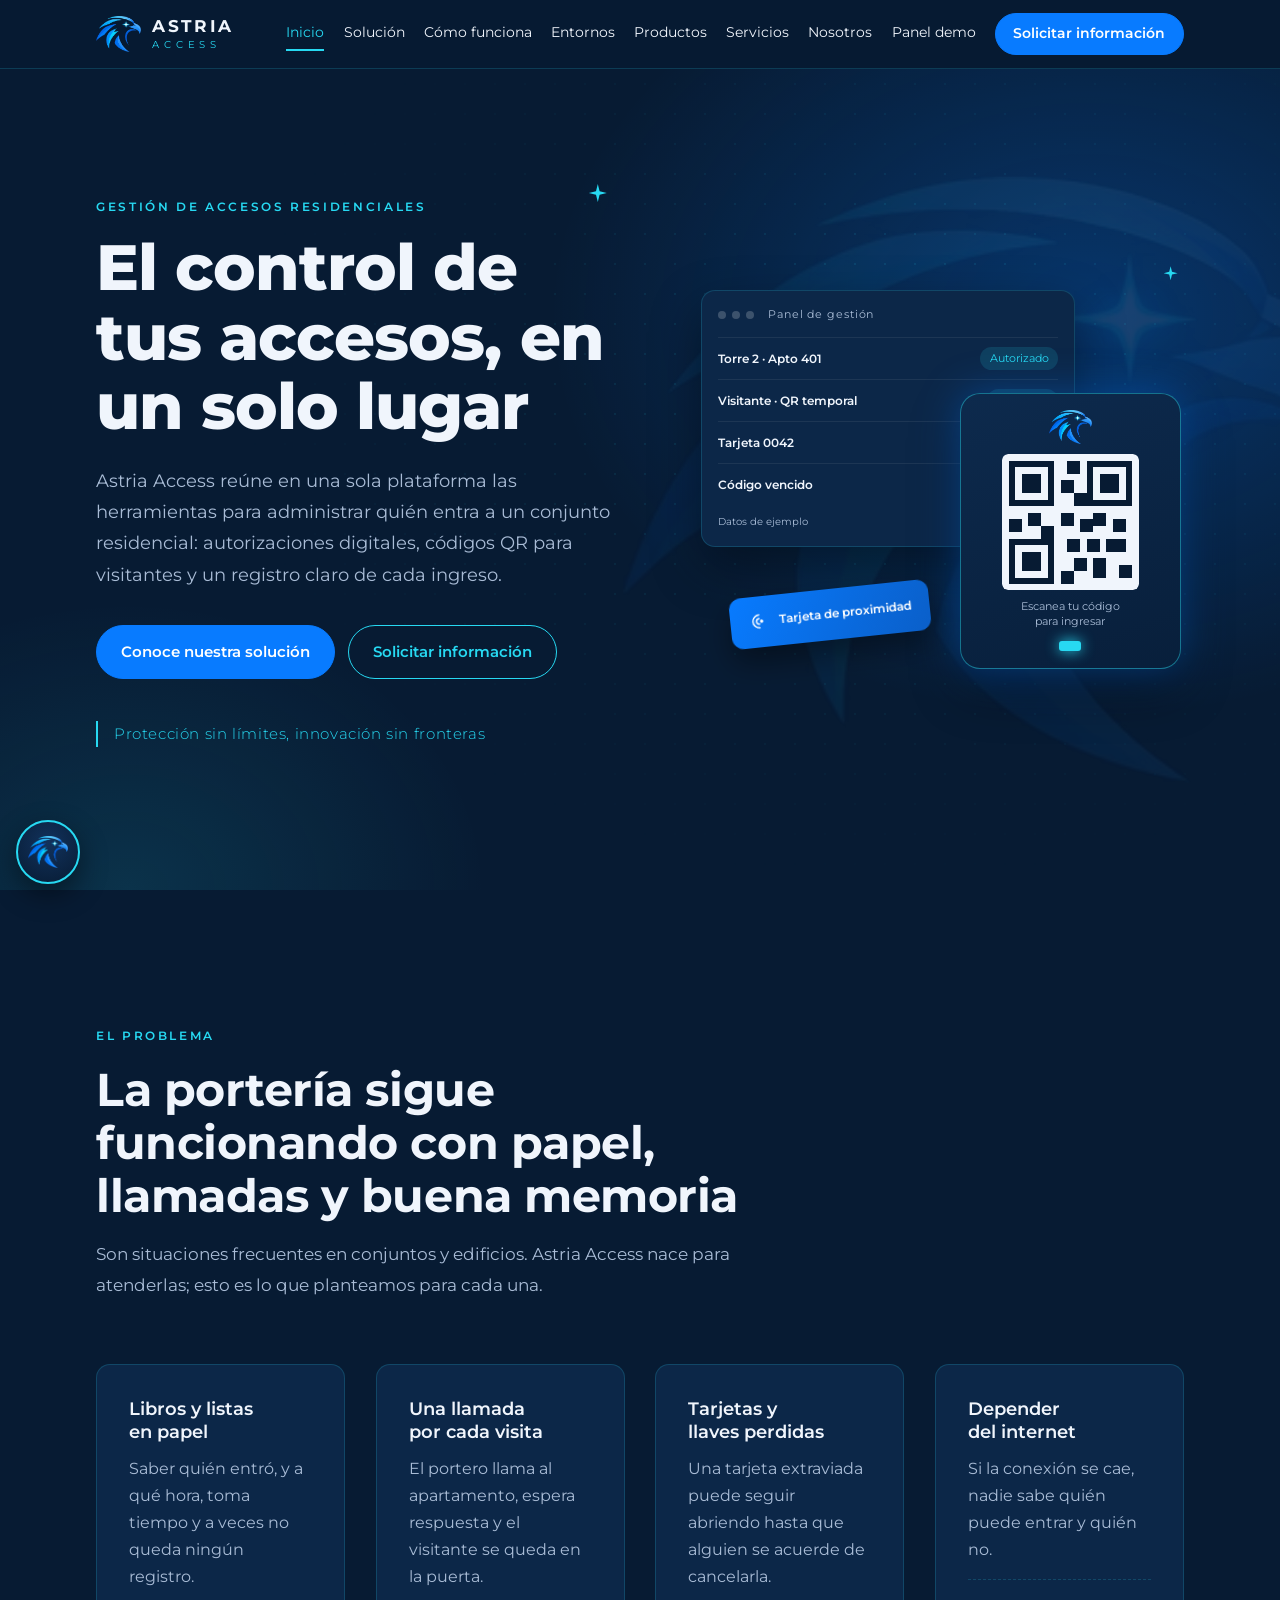
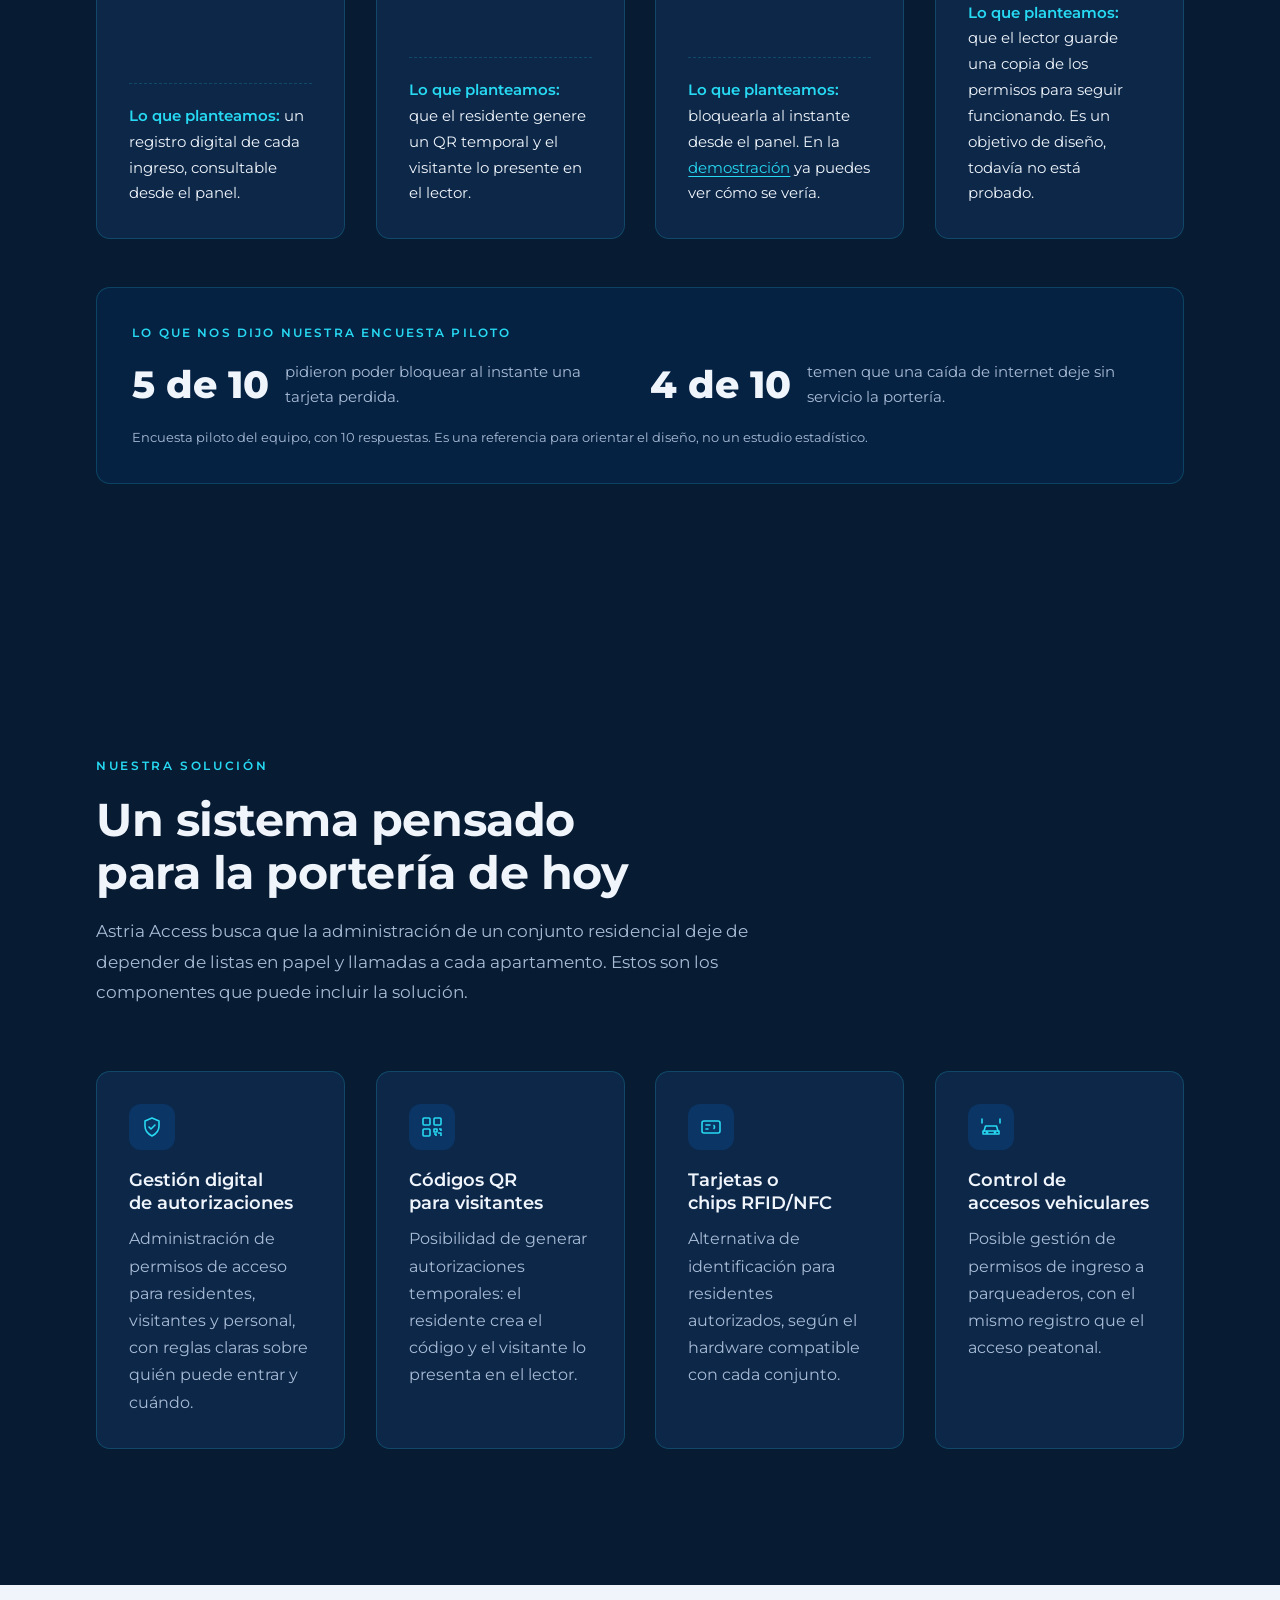
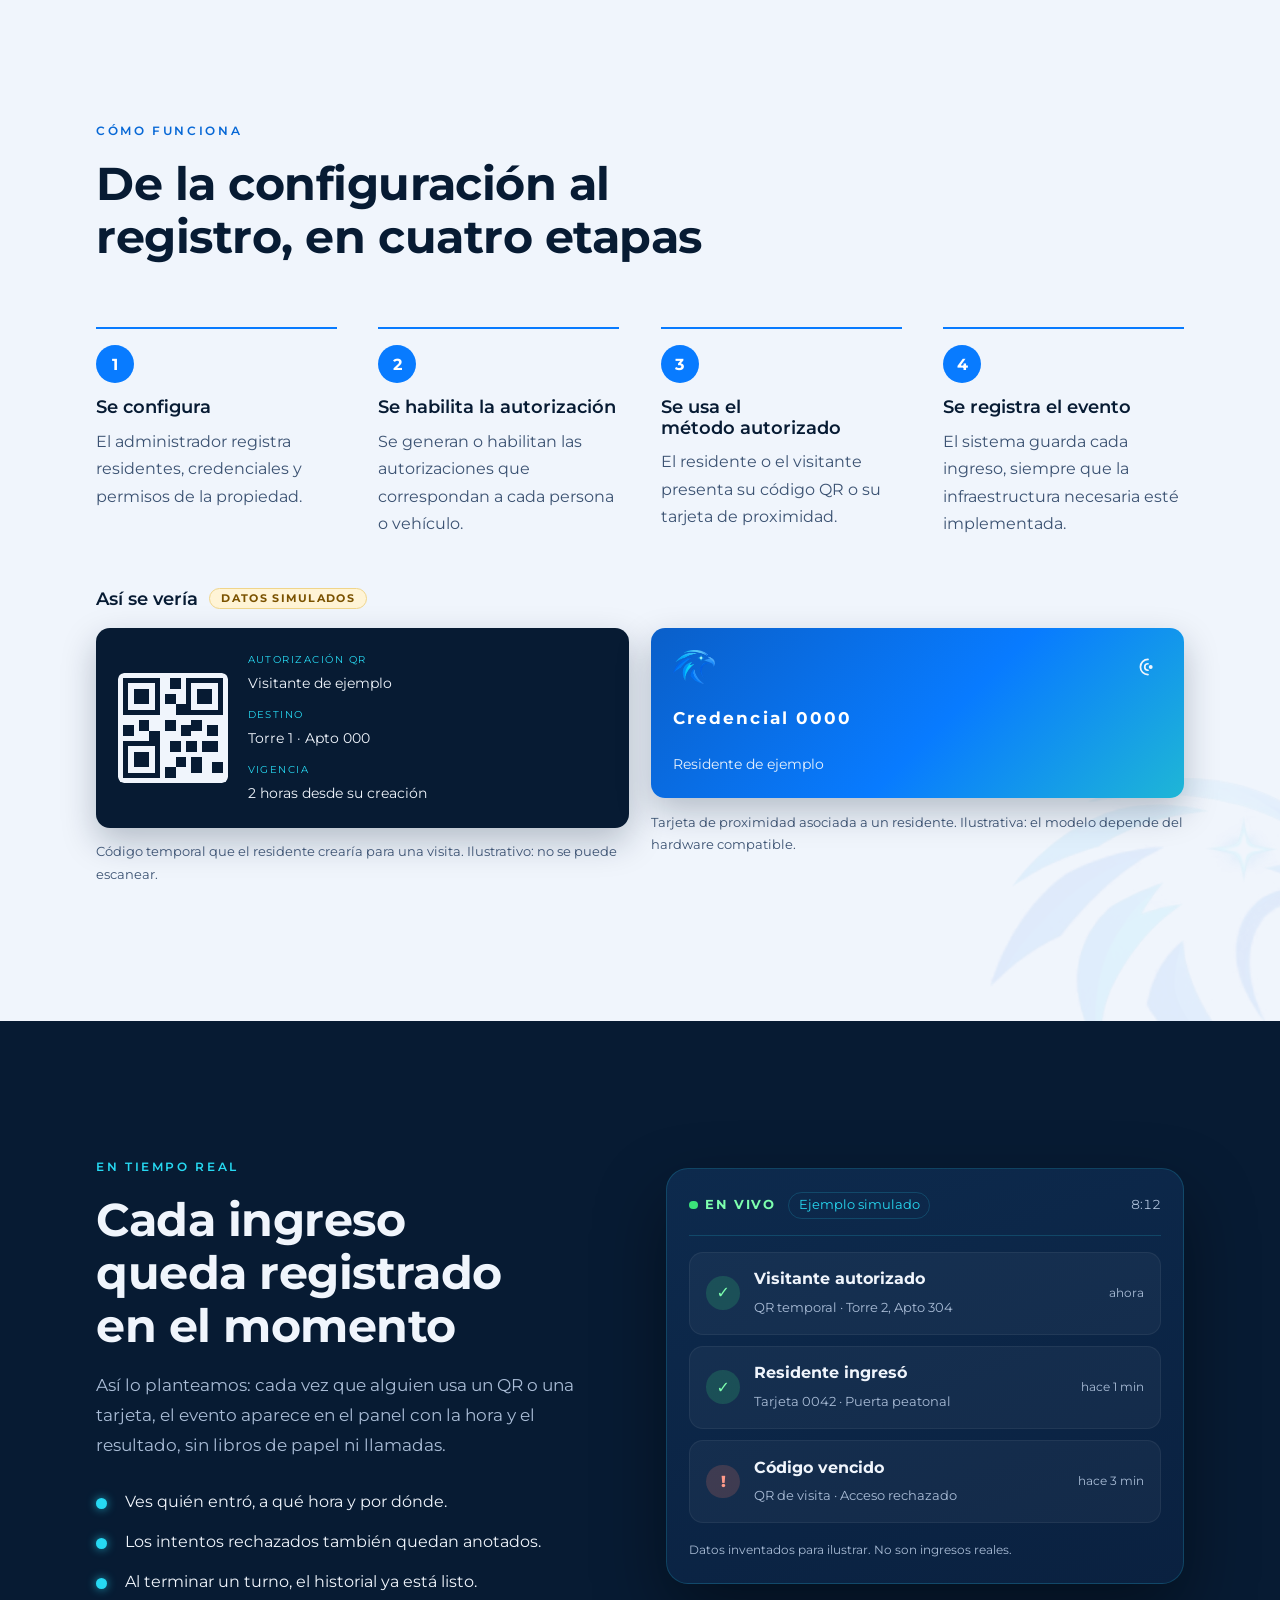
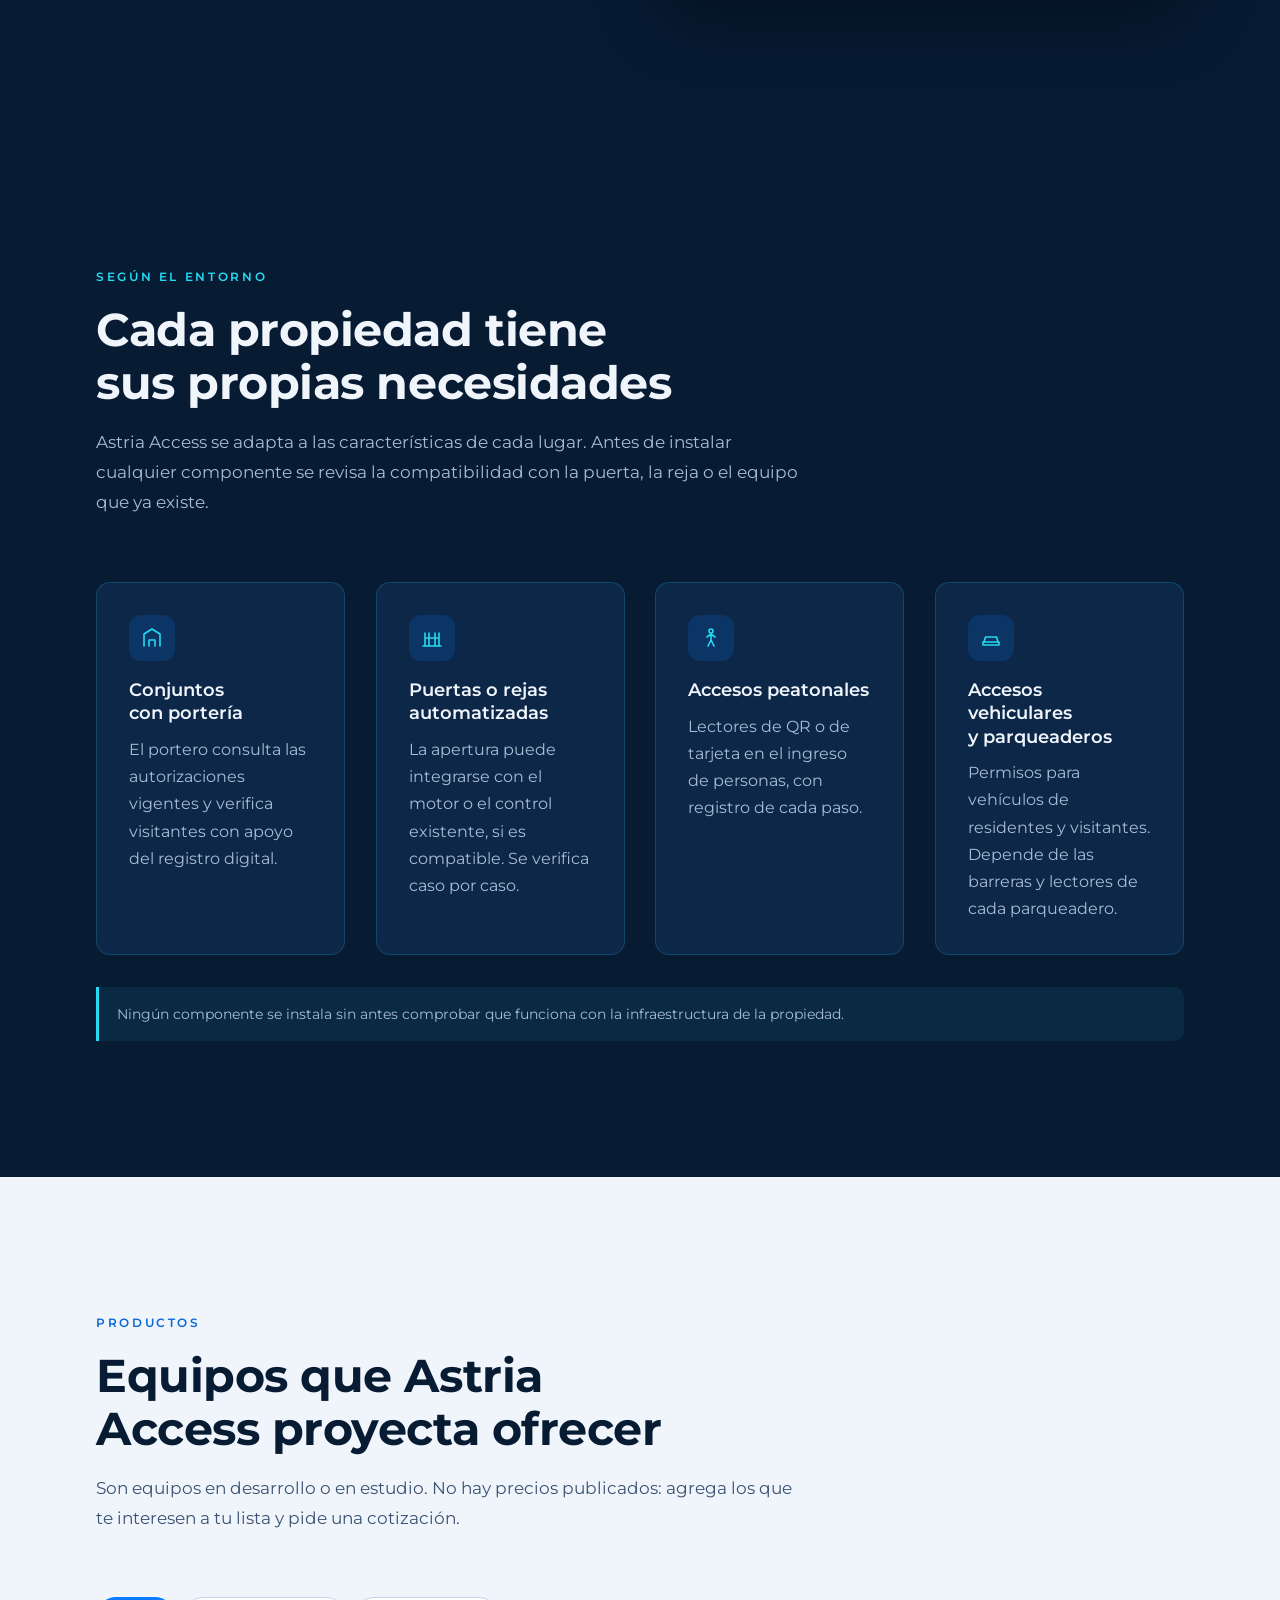
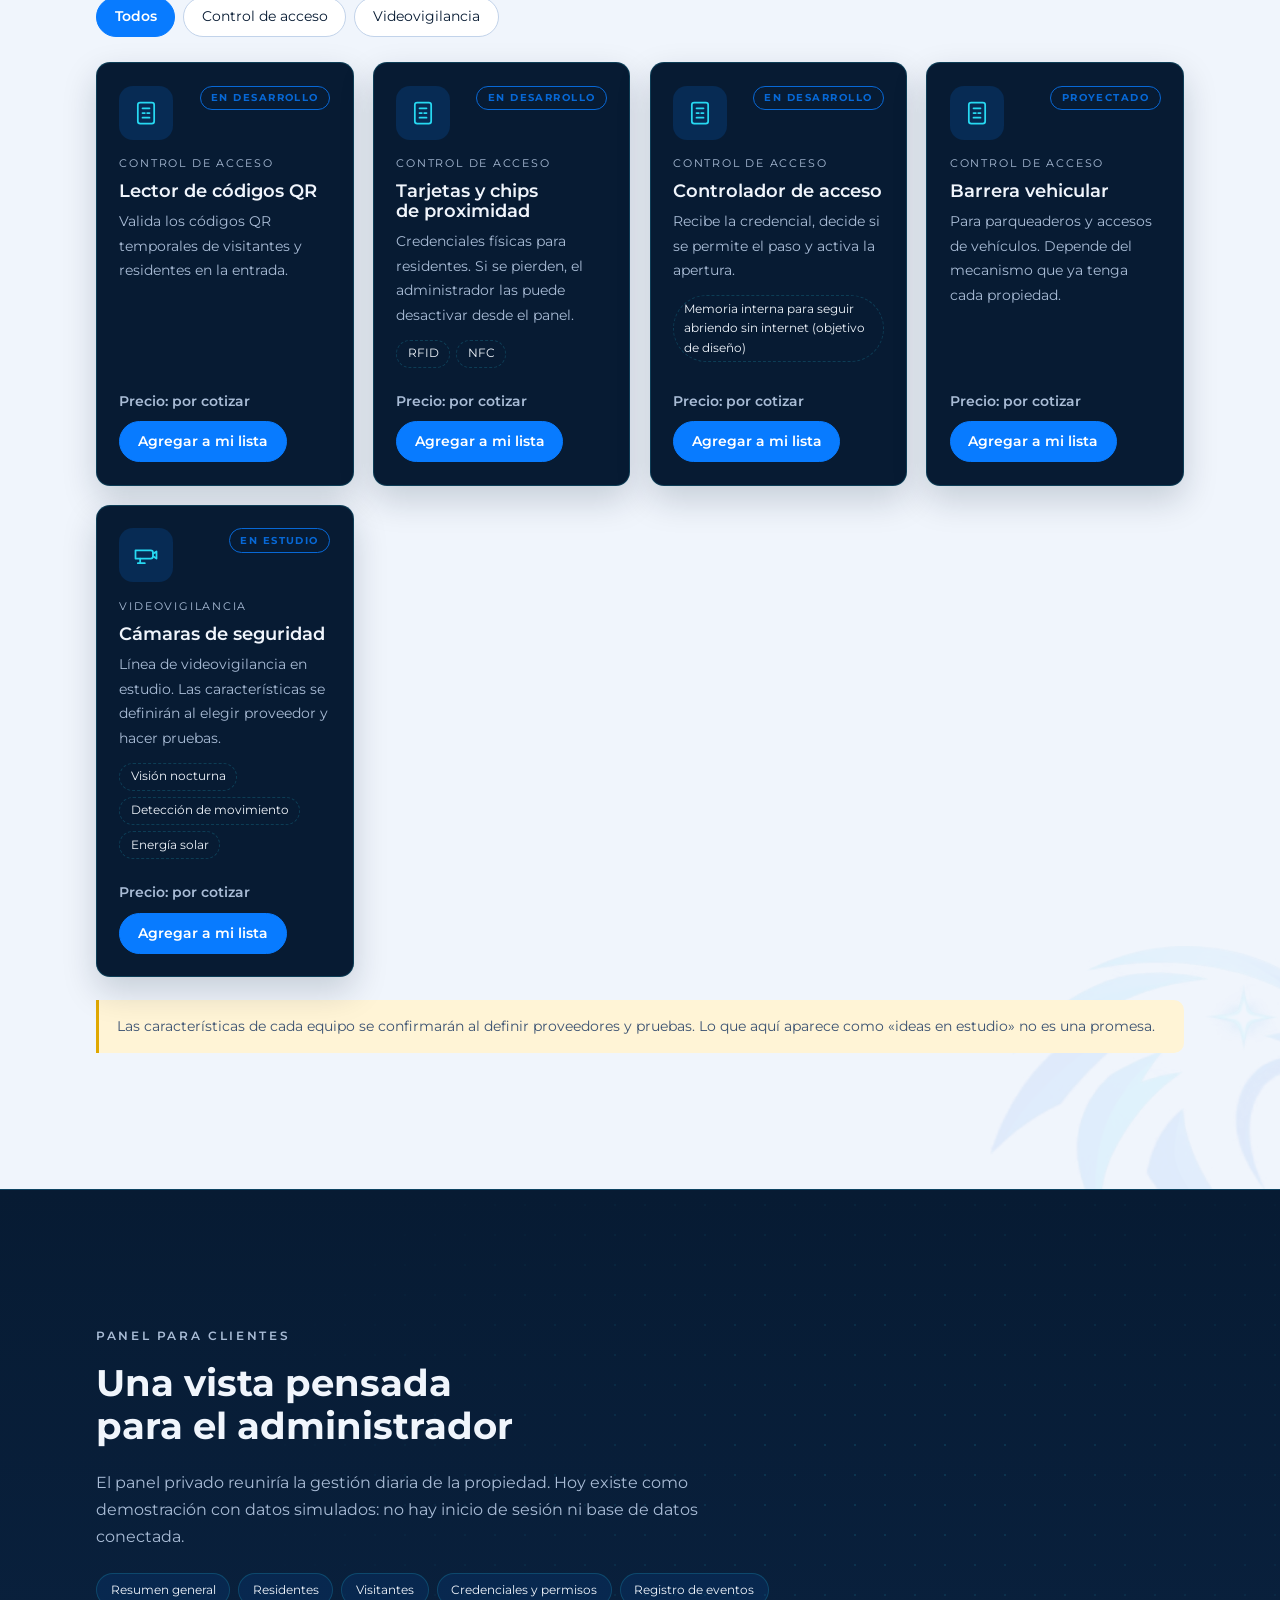
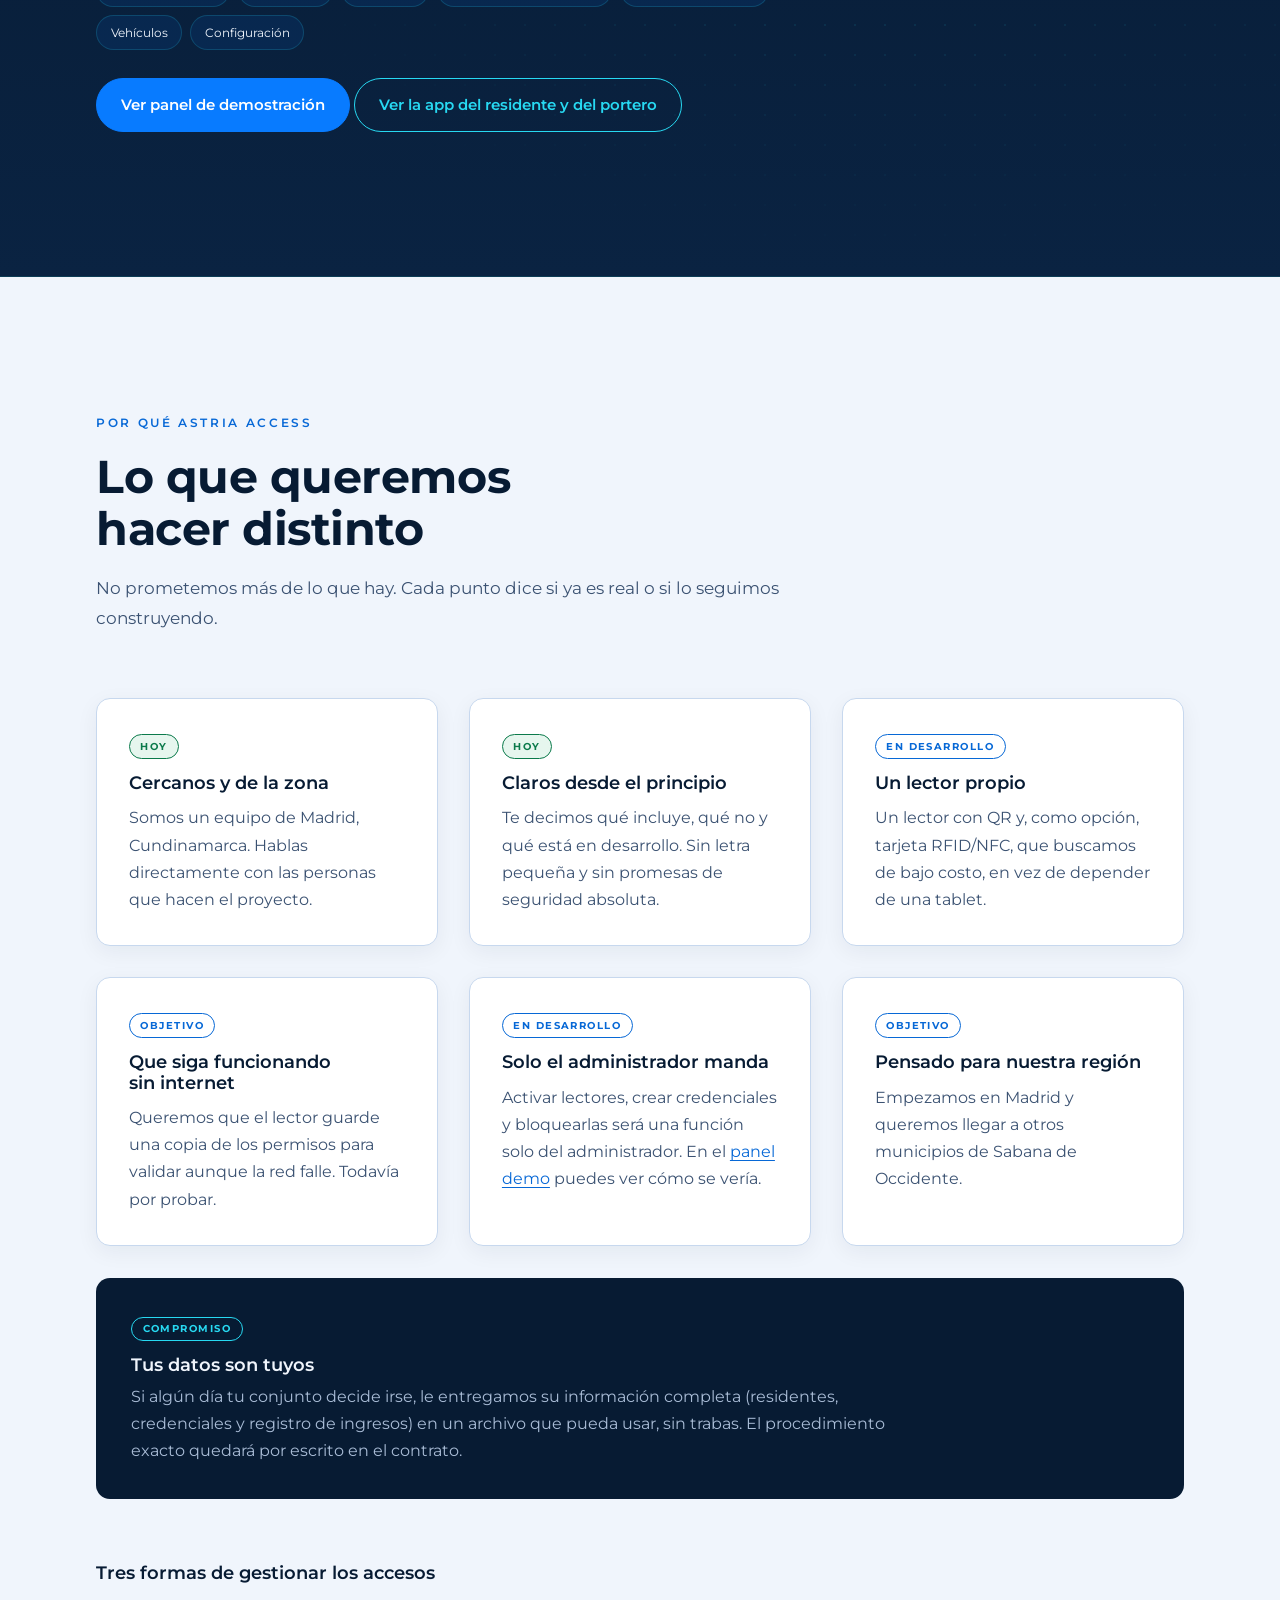
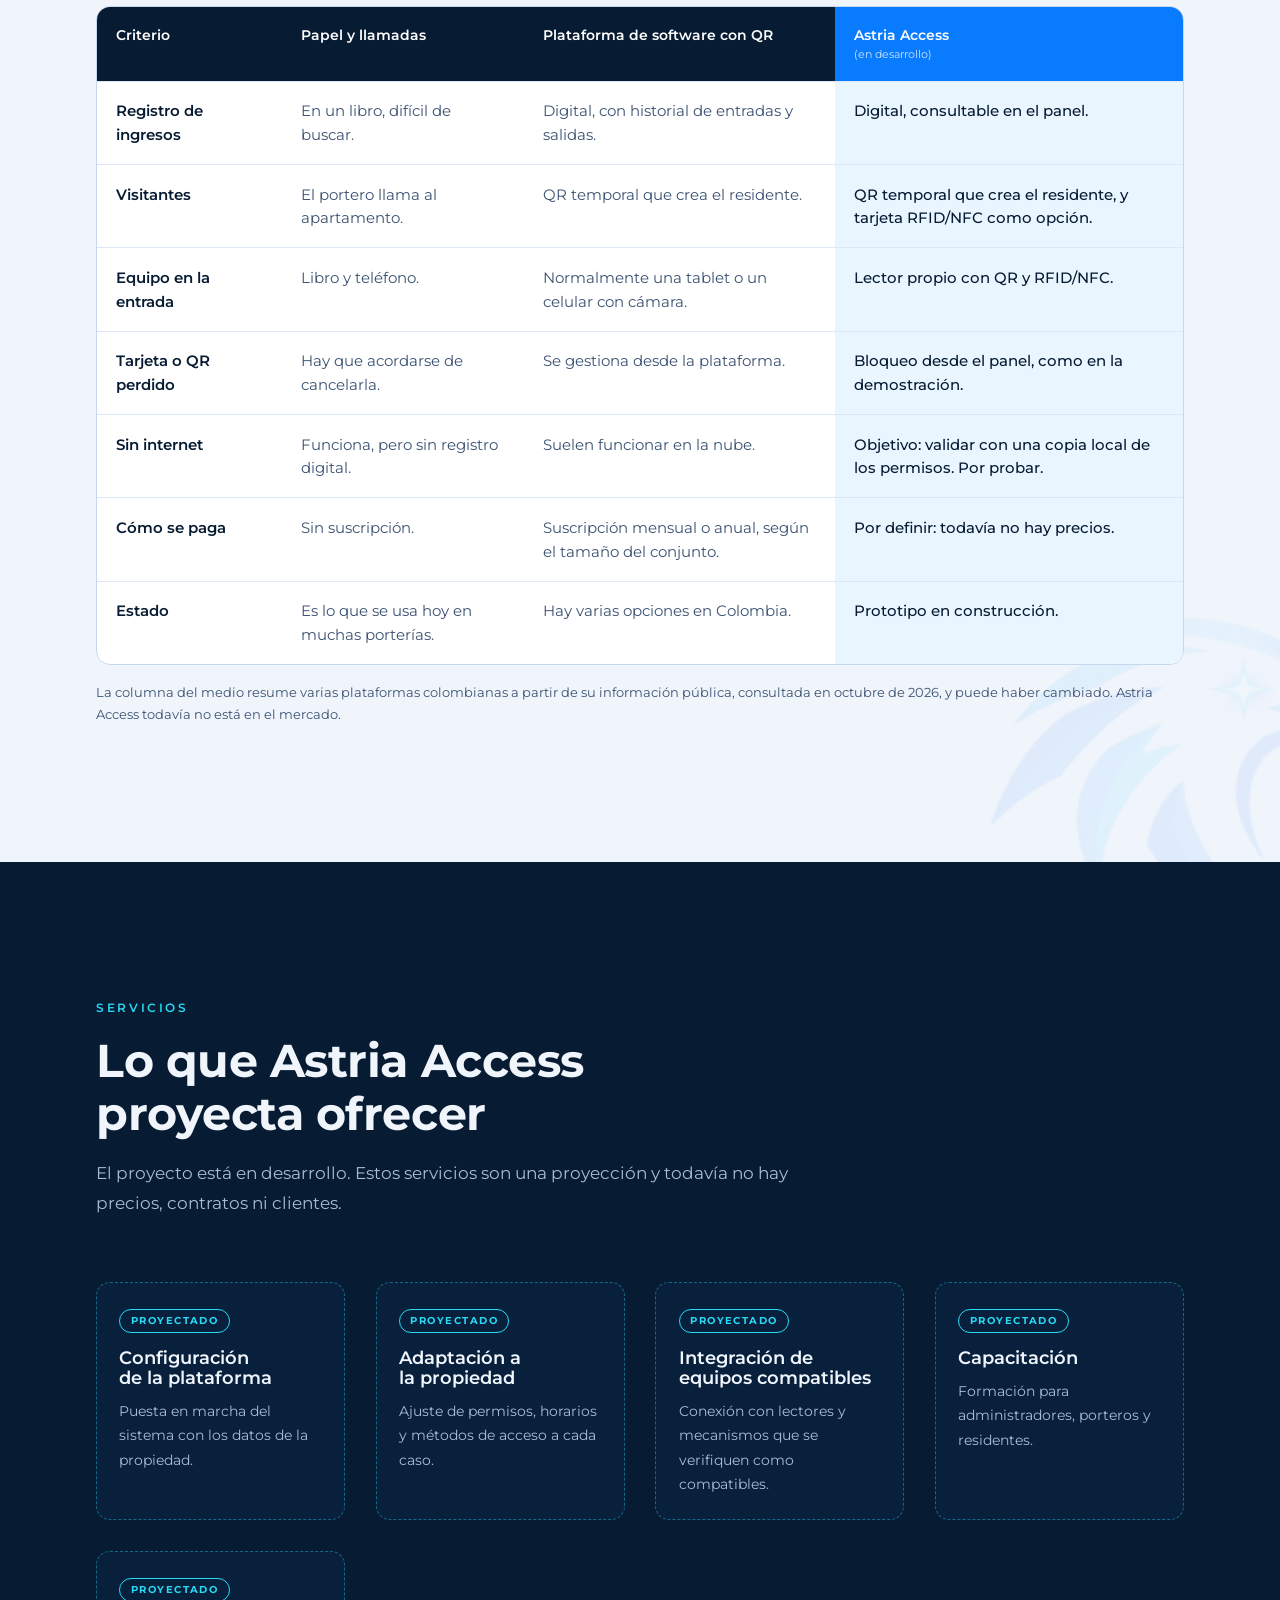
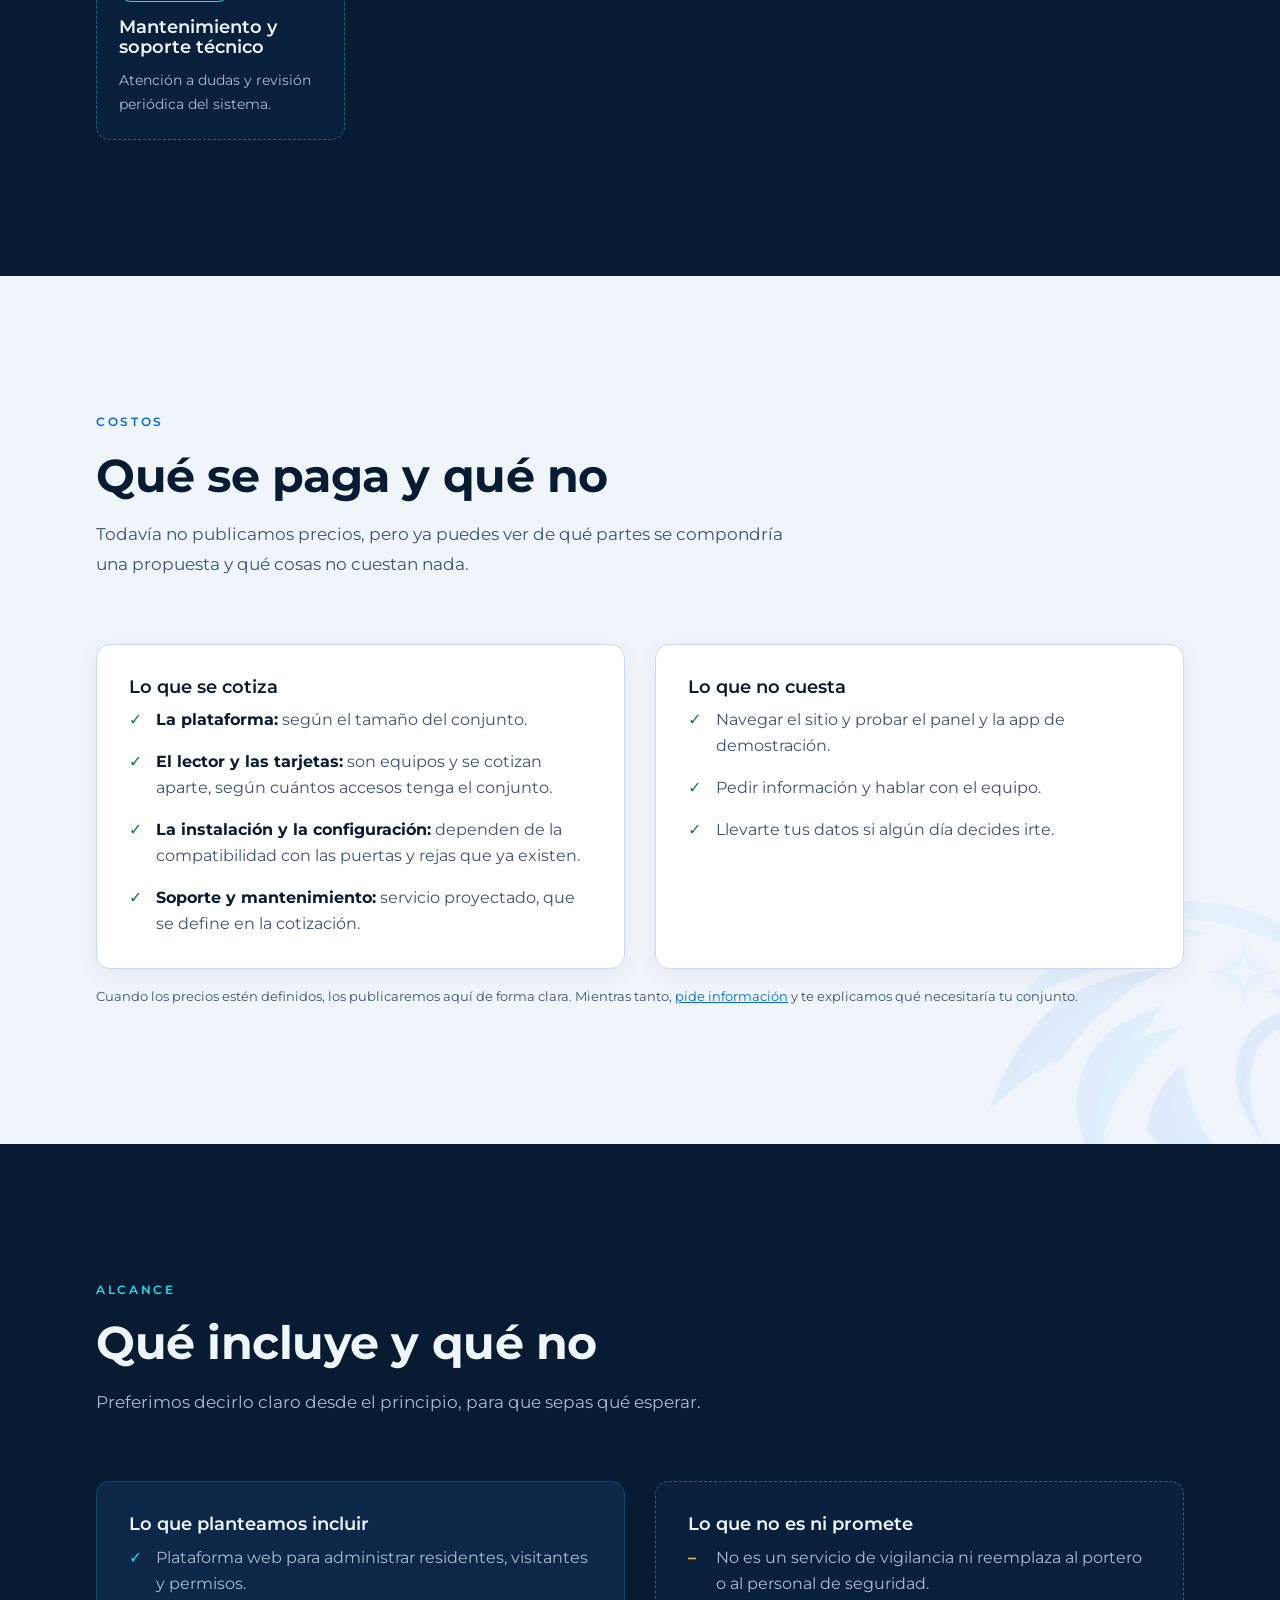
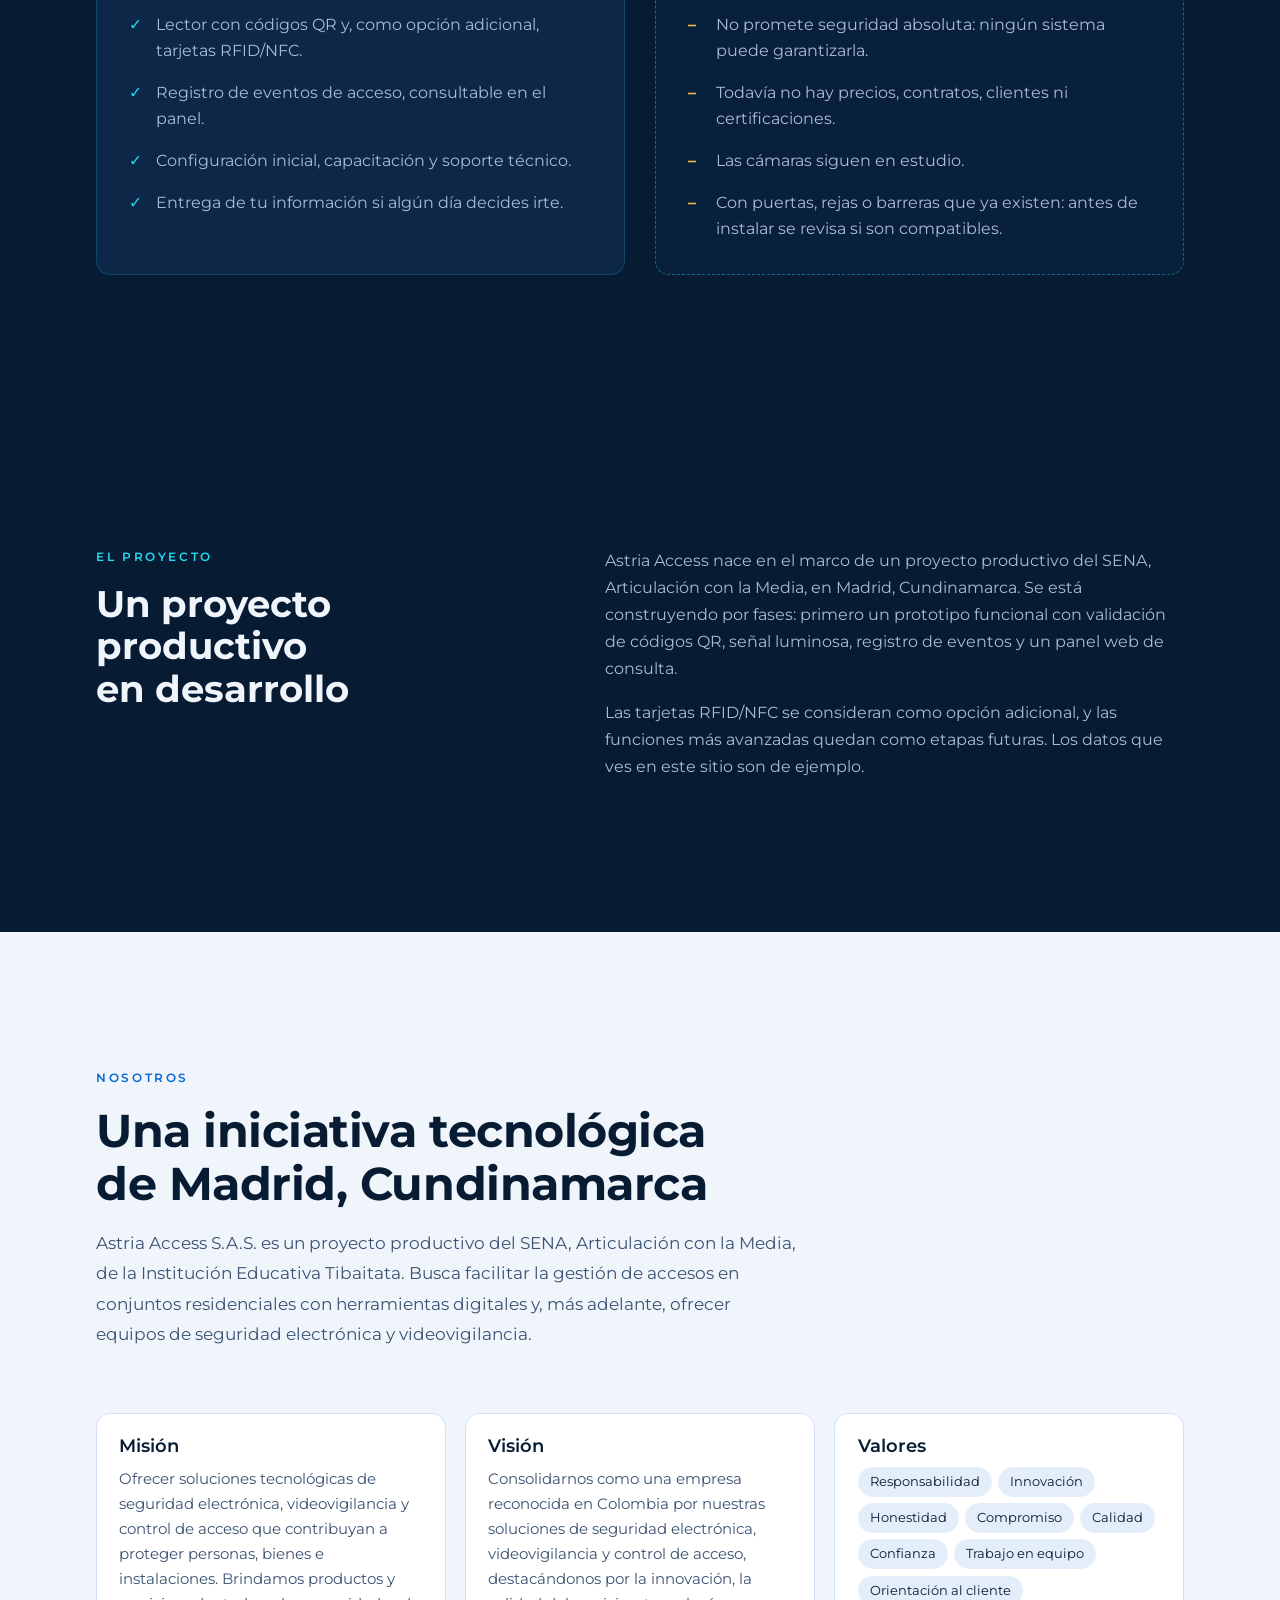
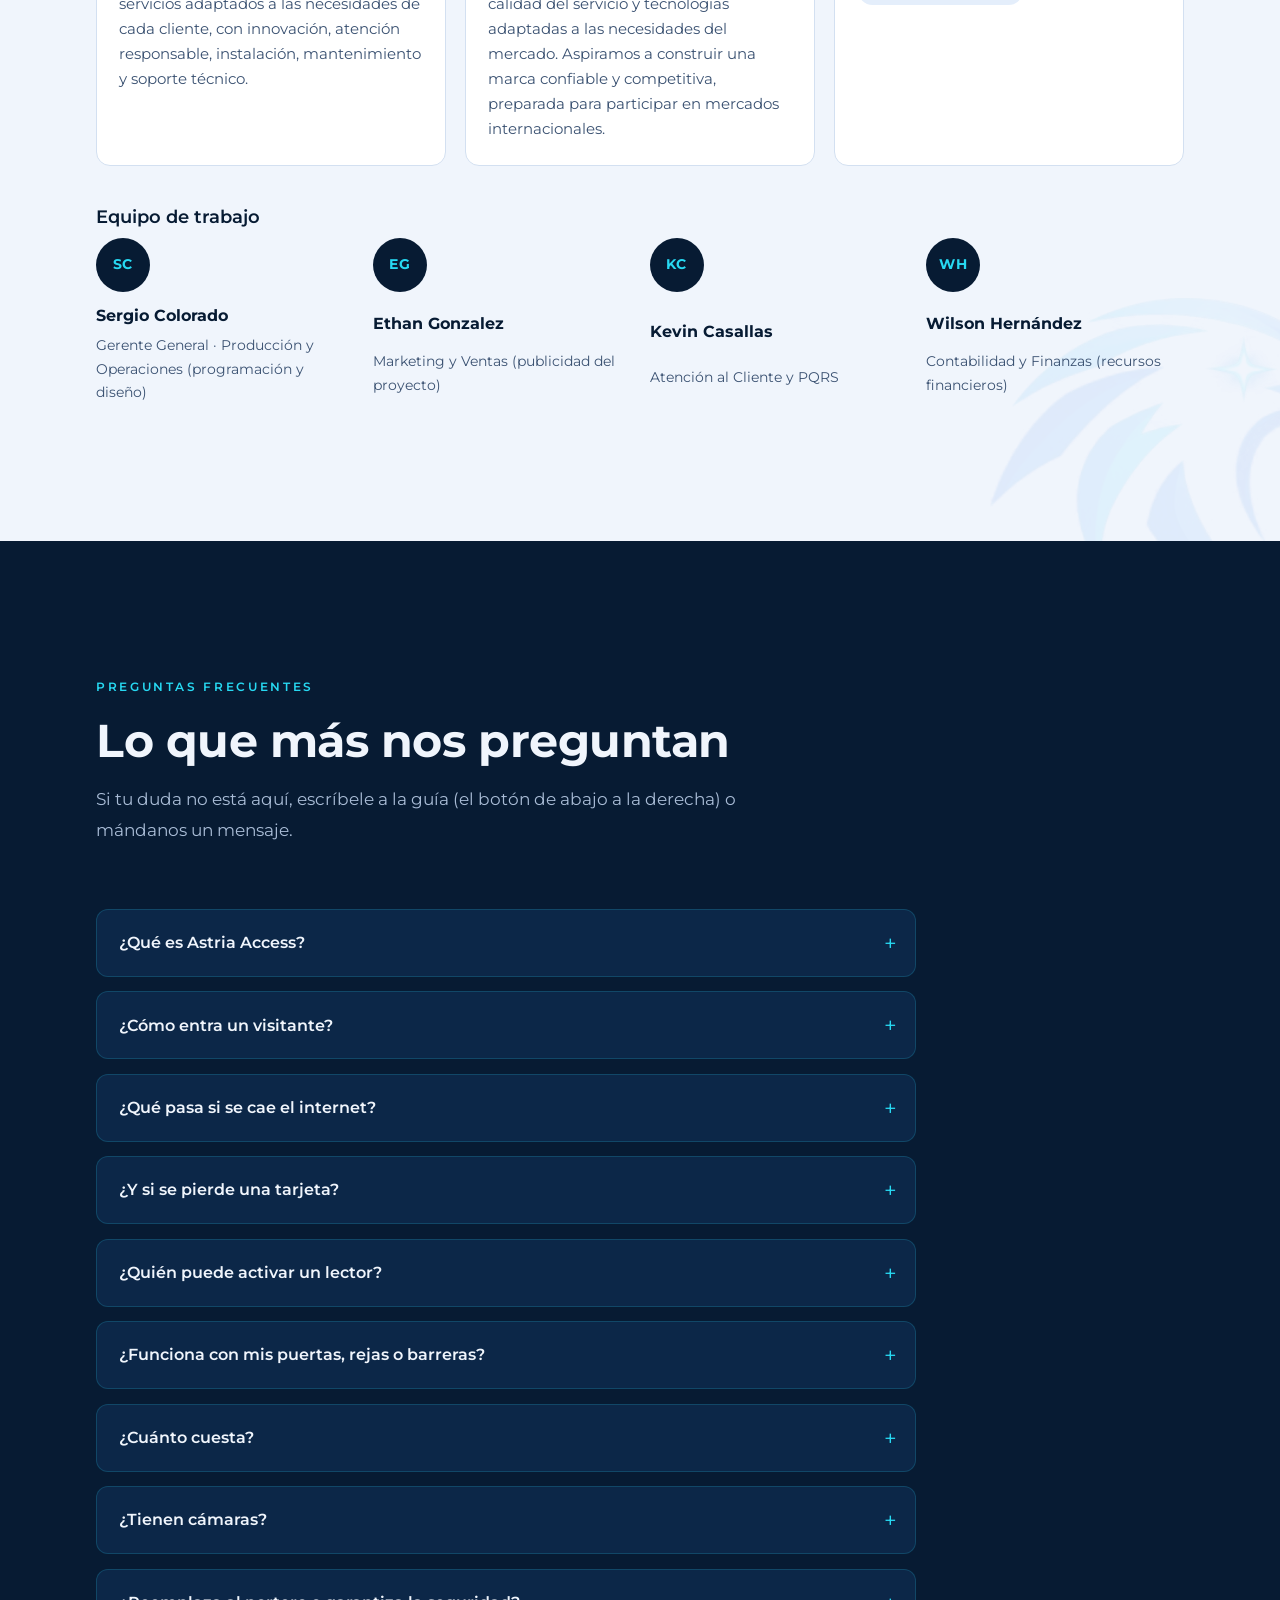
<file: index.html>
<!DOCTYPE html>
<html lang="es">
<head>
  <meta charset="UTF-8">
  <meta name="viewport" content="width=device-width, initial-scale=1">
  <title>Astria Access</title>
  <meta name="description" content="Astria Access: herramientas digitales para gestionar los accesos de conjuntos residenciales, con códigos QR, tarjetas de proximidad y registro de eventos.">
  <meta name="theme-color" content="#071B33">
  <meta property="og:type" content="website">
  <meta property="og:title" content="Astria Access">
  <meta property="og:description" content="Herramientas digitales para gestionar los accesos de conjuntos residenciales: códigos QR, tarjetas de proximidad y registro de eventos.">
  <meta property="og:locale" content="es_CO">
  <link rel="icon" href="favicon.ico" sizes="any">
  <link rel="icon" type="image/png" sizes="32x32" href="favicon-32.png">
  <link rel="icon" type="image/png" sizes="192x192" href="favicon-192.png">
  <link rel="apple-touch-icon" href="apple-touch-icon.png">

  <!-- Tipografía Montserrat (la del kit de marca) -->
  <link rel="preconnect" href="https://fonts.googleapis.com">
  <link rel="preconnect" href="https://fonts.gstatic.com" crossorigin>
  <link href="https://fonts.googleapis.com/css2?family=Montserrat:wght@300;400;600;700;800&display=swap" rel="stylesheet">

  <link rel="stylesheet" href="styles.css">
</head>
<body>

  <a class="saltar" href="#contenido">Saltar al contenido</a>

  <!-- ============ ENCABEZADO Y MENÚ ============ -->
  <header class="encabezado" id="encabezado">
    <div class="contenedor encabezado__interior">
      <a class="marca" href="#inicio" aria-label="Astria Access, ir al inicio">
        <img src="logo-aguila.png" alt="" class="marca__icono" width="44" height="36">
        <span class="marca__texto">ASTRIA <small>ACCESS</small></span>
      </a>

      <button class="menu-boton" id="menuBoton" aria-expanded="false" aria-controls="menu" aria-label="Abrir menú">
        <span></span><span></span><span></span>
      </button>

      <nav class="menu" id="menu" aria-label="Principal">
        <a href="#inicio">Inicio</a>
        <a href="#solucion">Solución</a>
        <a href="#funcionamiento">Cómo funciona</a>
        <a href="#entornos">Entornos</a>
        <a href="#productos">Productos</a>
        <a href="#servicios">Servicios</a>
        <a href="#nosotros">Nosotros</a>
        <a href="panel.html">Panel demo</a>
        <a href="#contacto" class="boton boton--pequeno">Solicitar información</a>
      </nav>
    </div>
  </header>

  <main id="contenido">

    <!-- ============ A. INICIO ============ -->
    <section class="hero" id="inicio">
      <span class="estrella estrella--1" aria-hidden="true"></span>
      <span class="estrella estrella--2" aria-hidden="true"></span>
      <span class="estrella estrella--3" aria-hidden="true"></span>
      <div class="contenedor hero__interior">

        <div class="hero__texto">
          <p class="etiqueta">Gestión de accesos residenciales</p>
          <h1>El control de tus accesos, en un solo lugar</h1>
          <p class="hero__descripcion">
            Astria Access reúne en una sola plataforma las herramientas para administrar quién entra a un
            conjunto residencial: autorizaciones digitales, códigos QR para visitantes y un registro claro
            de cada ingreso.
          </p>
          <div class="hero__botones">
            <a href="#solucion" class="boton">Conoce nuestra solución</a>
            <a href="#contacto" class="boton boton--borde">Solicitar información</a>
          </div>
          <p class="eslogan">Protección sin límites, innovación sin fronteras</p>
        </div>

        <!-- Composición: lector en portería + panel de gestión (todo en SVG/HTML, sin imágenes externas) -->
        <div class="hero__visual" aria-hidden="true">
          <div class="escena">
            <div class="panel">
              <div class="panel__barra"><i></i><i></i><i></i><span>Panel de gestión</span></div>
              <div class="panel__fila"><b>Torre 2 · Apto 401</b><em class="ok">Autorizado</em></div>
              <div class="panel__fila"><b>Visitante · QR temporal</b><em class="ok">Válido 2 h</em></div>
              <div class="panel__fila"><b>Tarjeta 0042</b><em class="ok">Residente</em></div>
              <div class="panel__fila"><b>Código vencido</b><em class="no">Denegado</em></div>
              <small class="panel__nota">Datos de ejemplo</small>
            </div>

            <div class="lector">
              <img src="logo-aguila.png" alt="" class="lector__logo">
              <svg class="qr" viewBox="0 0 21 21" shape-rendering="crispEdges">
                <rect width="21" height="21" fill="#F0F5FC"/>
                <g fill="#071B33">
                  <path d="M1 1h7v7H1zM13 1h7v7h-7zM1 13h7v7H1z"/>
                </g>
                <g fill="#F0F5FC">
                  <path d="M2 2h5v5H2zM14 2h5v5h-5zM2 14h5v5H2z"/>
                </g>
                <g fill="#071B33">
                  <path d="M3 3h3v3H3zM15 3h3v3h-3zM3 15h3v3H3z"/>
                  <path d="M10 1h2v2h-2zM9 4h2v2H9zM11 6h2v2h-2zM9 9h2v2H9zM12 10h2v2h-2zM14 9h2v2h-2zM17 10h2v2h-2zM10 13h2v2h-2zM13 13h2v2h-2zM16 13h3v2h-3zM11 16h2v2h-2zM14 16h2v3h-2zM18 17h2v2h-2zM9 18h2v2H9zM1 10h2v2H1zM4 9h2v2H4zM6 11h2v2H6z"/>
                </g>
              </svg>
              <p class="lector__texto">Escanea tu código<br>para ingresar</p>
              <span class="lector__led"></span>
            </div>

            <div class="tarjeta-rfid">
              <svg viewBox="0 0 24 24" width="22" height="22" fill="none" stroke="currentColor" stroke-width="1.6" stroke-linecap="round"><path d="M5 12a7 7 0 0 1 7-7M5 12a7 7 0 0 0 7 7"/><path d="M9 12a3 3 0 0 1 3-3M9 12a3 3 0 0 0 3 3"/><circle cx="14.5" cy="12" r="1" fill="currentColor"/></svg>
              <span>Tarjeta de proximidad</span>
            </div>
          </div>
        </div>

      </div>
    </section>

    <!-- ============ B0. EL PROBLEMA ============ -->
    <section class="seccion" id="problema">
      <div class="contenedor">
        <header class="seccion__cabecera">
          <p class="etiqueta">El problema</p>
          <h2>La portería sigue funcionando con papel, llamadas y buena memoria</h2>
          <p>Son situaciones frecuentes en conjuntos y edificios. Astria Access nace para atenderlas; esto es lo que planteamos para cada una.</p>
        </header>

        <div class="rejilla">
          <article class="tarjeta tarjeta--problema">
            <h3>Libros y listas en papel</h3>
            <p>Saber quién entró, y a qué hora, toma tiempo y a veces no queda ningún registro.</p>
            <p class="tarjeta__respuesta"><strong>Lo que planteamos:</strong> un registro digital de cada ingreso, consultable desde el panel.</p>
          </article>
          <article class="tarjeta tarjeta--problema">
            <h3>Una llamada por cada visita</h3>
            <p>El portero llama al apartamento, espera respuesta y el visitante se queda en la puerta.</p>
            <p class="tarjeta__respuesta"><strong>Lo que planteamos:</strong> que el residente genere un QR temporal y el visitante lo presente en el lector.</p>
          </article>
          <article class="tarjeta tarjeta--problema">
            <h3>Tarjetas y llaves perdidas</h3>
            <p>Una tarjeta extraviada puede seguir abriendo hasta que alguien se acuerde de cancelarla.</p>
            <p class="tarjeta__respuesta"><strong>Lo que planteamos:</strong> bloquearla al instante desde el panel. En la <a href="panel.html">demostración</a> ya puedes ver cómo se vería.</p>
          </article>
          <article class="tarjeta tarjeta--problema">
            <h3>Depender del internet</h3>
            <p>Si la conexión se cae, nadie sabe quién puede entrar y quién no.</p>
            <p class="tarjeta__respuesta"><strong>Lo que planteamos:</strong> que el lector guarde una copia de los permisos para seguir funcionando. Es un objetivo de diseño, todavía no está probado.</p>
          </article>
        </div>

        <div class="cifras">
          <p class="cifras__titulo">Lo que nos dijo nuestra encuesta piloto</p>
          <ul class="cifras__lista">
            <li><strong>5 de 10</strong><span>pidieron poder bloquear al instante una tarjeta perdida.</span></li>
            <li><strong>4 de 10</strong><span>temen que una caída de internet deje sin servicio la portería.</span></li>
          </ul>
          <p class="cifras__nota">Encuesta piloto del equipo, con 10 respuestas. Es una referencia para orientar el diseño, no un estudio estadístico.</p>
        </div>
      </div>
    </section>

    <!-- ============ B. NUESTRA SOLUCIÓN ============ -->
    <section class="seccion" id="solucion">
      <div class="contenedor">
        <header class="seccion__cabecera">
          <p class="etiqueta">Nuestra solución</p>
          <h2>Un sistema pensado para la portería de hoy</h2>
          <p>
            Astria Access busca que la administración de un conjunto residencial deje de depender de
            listas en papel y llamadas a cada apartamento. Estos son los componentes que puede incluir la solución.
          </p>
        </header>

        <div class="rejilla">

          <article class="tarjeta">
            <div class="tarjeta__icono">
              <svg viewBox="0 0 24 24" fill="none" stroke="currentColor" stroke-width="1.6" stroke-linecap="round" stroke-linejoin="round"><path d="M12 3l7 3v5c0 4.5-3 8-7 10-4-2-7-5.5-7-10V6z"/><path d="M9 12l2 2 4-4"/></svg>
            </div>
            <h3>Gestión digital de autorizaciones</h3>
            <p>Administración de permisos de acceso para residentes, visitantes y personal, con reglas claras sobre quién puede entrar y cuándo.</p>
          </article>

          <article class="tarjeta">
            <div class="tarjeta__icono">
              <svg viewBox="0 0 24 24" fill="none" stroke="currentColor" stroke-width="1.6" stroke-linejoin="round"><rect x="3" y="3" width="7" height="7" rx="1"/><rect x="14" y="3" width="7" height="7" rx="1"/><rect x="3" y="14" width="7" height="7" rx="1"/><path d="M14 14h3v3h-3zM19 14h2v2M14 19h2v2M18 18h3v3"/></svg>
            </div>
            <h3>Códigos QR para visitantes</h3>
            <p>Posibilidad de generar autorizaciones temporales: el residente crea el código y el visitante lo presenta en el lector.</p>
          </article>

          <article class="tarjeta">
            <div class="tarjeta__icono">
              <svg viewBox="0 0 24 24" fill="none" stroke="currentColor" stroke-width="1.6" stroke-linecap="round"><rect x="3" y="6" width="18" height="12" rx="2"/><path d="M7 10h4M7 14h2"/><path d="M15 10.5a2.5 2.5 0 0 1 0 3"/></svg>
            </div>
            <h3>Tarjetas o chips RFID/NFC</h3>
            <p>Alternativa de identificación para residentes autorizados, según el hardware compatible con cada conjunto.</p>
          </article>

          <article class="tarjeta">
            <div class="tarjeta__icono">
              <svg viewBox="0 0 24 24" fill="none" stroke="currentColor" stroke-width="1.6" stroke-linecap="round" stroke-linejoin="round"><path d="M5 16l1.5-5h11L19 16"/><path d="M4 16h16v3H4z"/><circle cx="8" cy="17.5" r=".6" fill="currentColor"/><circle cx="16" cy="17.5" r=".6" fill="currentColor"/><path d="M3 8V4M21 8V4"/></svg>
            </div>
            <h3>Control de accesos vehiculares</h3>
            <p>Posible gestión de permisos de ingreso a parqueaderos, con el mismo registro que el acceso peatonal.</p>
          </article>

        </div>
      </div>
    </section>

    <!-- ============ C. CÓMO FUNCIONA (4 etapas: el orden sí importa) ============ -->
    <section class="seccion seccion--clara" id="funcionamiento">
      <div class="contenedor">
        <header class="seccion__cabecera">
          <p class="etiqueta">Cómo funciona</p>
          <h2>De la configuración al registro, en cuatro etapas</h2>
        </header>

        <ol class="pasos">
          <li>
            <span class="pasos__numero">1</span>
            <h3>Se configura</h3>
            <p>El administrador registra residentes, credenciales y permisos de la propiedad.</p>
          </li>
          <li>
            <span class="pasos__numero">2</span>
            <h3>Se habilita la autorización</h3>
            <p>Se generan o habilitan las autorizaciones que correspondan a cada persona o vehículo.</p>
          </li>
          <li>
            <span class="pasos__numero">3</span>
            <h3>Se usa el método autorizado</h3>
            <p>El residente o el visitante presenta su código QR o su tarjeta de proximidad.</p>
          </li>
          <li>
            <span class="pasos__numero">4</span>
            <h3>Se registra el evento</h3>
            <p>El sistema guarda cada ingreso, siempre que la infraestructura necesaria esté implementada.</p>
          </li>
        </ol>

        <div class="demos">
          <h3 class="demos__titulo">Así se vería <span class="sello">Datos simulados</span></h3>
          <div class="demos__par">

            <figure class="demo">
              <div class="demo__qr">
                <svg class="qr" viewBox="0 0 21 21" shape-rendering="crispEdges" role="img" aria-label="Código QR ilustrativo">
                <rect width="21" height="21" fill="#F0F5FC"/>
                <g fill="#071B33"><path d="M1 1h7v7H1zM13 1h7v7h-7zM1 13h7v7H1z"/></g>
                <g fill="#F0F5FC"><path d="M2 2h5v5H2zM14 2h5v5h-5zM2 14h5v5H2z"/></g>
                <g fill="#071B33">
                  <path d="M3 3h3v3H3zM15 3h3v3h-3zM3 15h3v3H3z"/>
                  <path d="M10 1h2v2h-2zM9 4h2v2H9zM11 6h2v2h-2zM9 9h2v2H9zM12 10h2v2h-2zM14 9h2v2h-2zM17 10h2v2h-2zM10 13h2v2h-2zM13 13h2v2h-2zM16 13h3v2h-3zM11 16h2v2h-2zM14 16h2v3h-2zM18 17h2v2h-2zM9 18h2v2H9zM1 10h2v2H1zM4 9h2v2H4zM6 11h2v2H6z"/>
                </g>
              </svg>
                <dl class="demo__datos">
                  <dt>Autorización QR</dt><dd>Visitante de ejemplo</dd>
                  <dt>Destino</dt><dd>Torre 1 · Apto 000</dd>
                  <dt>Vigencia</dt><dd>2 horas desde su creación</dd>
                </dl>
              </div>
              <figcaption>Código temporal que el residente crearía para una visita. Ilustrativo: no se puede escanear.</figcaption>
            </figure>

            <figure class="demo">
              <div class="demo__tarjeta">
                <div class="demo__tarjeta-fila">
                  <img src="logo-aguila.png" alt="" width="42" height="34">
                  <svg viewBox="0 0 24 24" width="26" height="26" fill="none" stroke="currentColor" stroke-width="1.6" stroke-linecap="round" aria-hidden="true"><path d="M5 12a7 7 0 0 1 7-7M5 12a7 7 0 0 0 7 7"/><path d="M9 12a3 3 0 0 1 3-3M9 12a3 3 0 0 0 3 3"/><circle cx="14.5" cy="12" r="1" fill="currentColor"/></svg>
                </div>
                <p class="demo__tarjeta-num">Credencial 0000</p>
                <p class="demo__tarjeta-nom">Residente de ejemplo</p>
              </div>
              <figcaption>Tarjeta de proximidad asociada a un residente. Ilustrativa: el modelo depende del hardware compatible.</figcaption>
            </figure>

          </div>
        </div>
      </div>
    </section>

    <!-- ============ EN TIEMPO REAL (ejemplo simulado) ============ -->
    <section class="seccion" id="tiempo-real">
      <div class="contenedor vivo">
        <div class="vivo__texto">
          <p class="etiqueta">En tiempo real</p>
          <h2>Cada ingreso queda registrado en el momento</h2>
          <p>Así lo planteamos: cada vez que alguien usa un QR o una tarjeta, el evento aparece en el panel con la hora y el resultado, sin libros de papel ni llamadas.</p>
          <ul class="vivo__puntos">
            <li>Ves quién entró, a qué hora y por dónde.</li>
            <li>Los intentos rechazados también quedan anotados.</li>
            <li>Al terminar un turno, el historial ya está listo.</li>
          </ul>
        </div>
        <div class="vivo__tarjeta" aria-label="Ejemplo simulado de registro de ingresos">
          <div class="vivo__cab">
            <span class="vivo__en-vivo"><i aria-hidden="true"></i> EN VIVO</span>
            <span class="vivo__sim">Ejemplo simulado</span>
            <span class="vivo__hora" id="vivoHora">8:12</span>
          </div>
          <ul class="vivo__lista" id="vivoLista" aria-live="off">
            <li class="vivo__ev vivo__ev--ok"><span class="vivo__ico" aria-hidden="true">✓</span><div><b>Visitante autorizado</b><small>QR temporal · Torre 2, Apto 304</small></div><time>ahora</time></li>
            <li class="vivo__ev vivo__ev--ok"><span class="vivo__ico" aria-hidden="true">✓</span><div><b>Residente ingresó</b><small>Tarjeta 0042 · Puerta peatonal</small></div><time>hace 1 min</time></li>
            <li class="vivo__ev vivo__ev--no"><span class="vivo__ico" aria-hidden="true">!</span><div><b>Código vencido</b><small>QR de visita · Acceso rechazado</small></div><time>hace 3 min</time></li>
          </ul>
          <p class="vivo__nota">Datos inventados para ilustrar. No son ingresos reales.</p>
        </div>
      </div>
    </section>

    <!-- ============ D. SOLUCIONES SEGÚN EL ENTORNO ============ -->
    <section class="seccion" id="entornos">
      <div class="contenedor">
        <header class="seccion__cabecera">
          <p class="etiqueta">Según el entorno</p>
          <h2>Cada propiedad tiene sus propias necesidades</h2>
          <p>Astria Access se adapta a las características de cada lugar. Antes de instalar cualquier componente se revisa la compatibilidad con la puerta, la reja o el equipo que ya existe.</p>
        </header>

        <div class="rejilla">
          <article class="tarjeta">
            <div class="tarjeta__icono"><svg viewBox="0 0 24 24" fill="none" stroke="currentColor" stroke-width="1.6" stroke-linecap="round" stroke-linejoin="round"><path d="M4 20V8l8-5 8 5v12"/><path d="M9 20v-6h6v6"/></svg></div>
            <h3>Conjuntos con portería</h3>
            <p>El portero consulta las autorizaciones vigentes y verifica visitantes con apoyo del registro digital.</p>
          </article>
          <article class="tarjeta">
            <div class="tarjeta__icono"><svg viewBox="0 0 24 24" fill="none" stroke="currentColor" stroke-width="1.6" stroke-linecap="round" stroke-linejoin="round"><path d="M3 20h18M5 20V7M19 20V7M5 12h14M9 7v13M15 7v13"/></svg></div>
            <h3>Puertas o rejas automatizadas</h3>
            <p>La apertura puede integrarse con el motor o el control existente, si es compatible. Se verifica caso por caso.</p>
          </article>
          <article class="tarjeta">
            <div class="tarjeta__icono"><svg viewBox="0 0 24 24" fill="none" stroke="currentColor" stroke-width="1.6" stroke-linecap="round" stroke-linejoin="round"><circle cx="12" cy="5" r="2"/><path d="M12 8v6l-3 6M12 14l3 6M8 11l4-3 4 3"/></svg></div>
            <h3>Accesos peatonales</h3>
            <p>Lectores de QR o de tarjeta en el ingreso de personas, con registro de cada paso.</p>
          </article>
          <article class="tarjeta">
            <div class="tarjeta__icono"><svg viewBox="0 0 24 24" fill="none" stroke="currentColor" stroke-width="1.6" stroke-linecap="round" stroke-linejoin="round"><path d="M5 16l1.5-5h11L19 16"/><path d="M4 16h16v3H4z"/></svg></div>
            <h3>Accesos vehiculares y parqueaderos</h3>
            <p>Permisos para vehículos de residentes y visitantes. Depende de las barreras y lectores de cada parqueadero.</p>
          </article>
        </div>

        <p class="aviso">Ningún componente se instala sin antes comprobar que funciona con la infraestructura de la propiedad.</p>
      </div>
    </section>

    <!-- ============ PRODUCTOS (catálogo en productos.js) ============ -->
    <section class="seccion seccion--clara" id="productos">
      <div class="contenedor">
        <header class="seccion__cabecera">
          <p class="etiqueta">Productos</p>
          <h2>Equipos que Astria Access proyecta ofrecer</h2>
          <p>Son equipos en desarrollo o en estudio. No hay precios publicados: agrega los que te interesen a tu lista y pide una cotización.</p>
        </header>

        <div class="filtros" id="filtrosProductos" role="group" aria-label="Filtrar productos por categoría"></div>
        <div class="catalogo" id="catalogo" aria-live="polite"></div>
        <p class="aviso aviso--demo">Las características de cada equipo se confirmarán al definir proveedores y pruebas. Lo que aquí aparece como «ideas en estudio» no es una promesa.</p>
      </div>
    </section>

    <!-- Lista de cotización (botón flotante + panel lateral) -->
    <button type="button" class="cotizacion-boton" id="cotBoton" aria-controls="cotPanel" aria-expanded="false" hidden>
      Mi lista <span class="cotizacion-boton__n" id="cotN">0</span>
    </button>
    <aside class="cotizacion" id="cotPanel" aria-label="Lista de cotización" hidden>
      <div class="cotizacion__cabeza">
        <h2>Mi lista de cotización</h2>
        <button type="button" class="cotizacion__cerrar" id="cotCerrar" aria-label="Cerrar lista">×</button>
      </div>
      <ul class="cotizacion__lista" id="cotLista"></ul>
      <p class="cotizacion__vacia" id="cotVacia">Aún no has agregado productos.</p>
      <div class="cotizacion__pie" id="cotPie">
        <p class="cotizacion__nota">Esta lista no se envía sola. Copia el texto y envíalo por el correo de contacto.</p>
        <button type="button" class="boton boton--pequeno" id="cotCopiar">Copiar solicitud</button>
        <button type="button" class="boton boton--borde boton--pequeno" id="cotVaciar">Vaciar lista</button>
        <p class="formulario__estado" id="cotEstado" role="status"></p>
      </div>
    </aside>

    <!-- ============ E. PANEL PRIVADO (aquí solo se presenta; la demo vive en panel.html) ============ -->
    <section class="seccion seccion--panel" id="panel">
      <div class="contenedor panel-promo">
        <div class="panel-promo__texto">
          <p class="etiqueta">Panel para clientes</p>
          <h2>Una vista pensada para el administrador</h2>
          <p>El panel privado reuniría la gestión diaria de la propiedad. Hoy existe como demostración con datos simulados: no hay inicio de sesión ni base de datos conectada.</p>
          <ul class="chips" aria-label="Módulos del panel">
            <li>Resumen general</li>
            <li>Residentes</li>
            <li>Visitantes</li>
            <li>Credenciales y permisos</li>
            <li>Registro de eventos</li>
            <li>Vehículos</li>
            <li>Configuración</li>
          </ul>
          <a href="panel.html" class="boton">Ver panel de demostración</a>
          <a href="app.html" class="boton boton--borde">Ver la app del residente y del portero</a>
        </div>
      </div>
    </section>

    <!-- ============ POR QUÉ ELEGIRNOS + COMPARACIÓN ============ -->
    <section class="seccion seccion--clara" id="elegirnos">
      <div class="contenedor">
        <header class="seccion__cabecera">
          <p class="etiqueta">Por qué Astria Access</p>
          <h2>Lo que queremos hacer distinto</h2>
          <p>No prometemos más de lo que hay. Cada punto dice si ya es real o si lo seguimos construyendo.</p>
        </header>

        <div class="rejilla rejilla--razones">
          <article class="razon">
            <span class="insignia insignia--ok">Hoy</span>
            <h3>Cercanos y de la zona</h3>
            <p>Somos un equipo de Madrid, Cundinamarca. Hablas directamente con las personas que hacen el proyecto.</p>
          </article>
          <article class="razon">
            <span class="insignia insignia--ok">Hoy</span>
            <h3>Claros desde el principio</h3>
            <p>Te decimos qué incluye, qué no y qué está en desarrollo. Sin letra pequeña y sin promesas de seguridad absoluta.</p>
          </article>
          <article class="razon">
            <span class="insignia">En desarrollo</span>
            <h3>Un lector propio</h3>
            <p>Un lector con QR y, como opción, tarjeta RFID/NFC, que buscamos de bajo costo, en vez de depender de una tablet.</p>
          </article>
          <article class="razon">
            <span class="insignia">Objetivo</span>
            <h3>Que siga funcionando sin internet</h3>
            <p>Queremos que el lector guarde una copia de los permisos para validar aunque la red falle. Todavía por probar.</p>
          </article>
          <article class="razon">
            <span class="insignia">En desarrollo</span>
            <h3>Solo el administrador manda</h3>
            <p>Activar lectores, crear credenciales y bloquearlas será una función solo del administrador. En el <a href="panel.html">panel demo</a> puedes ver cómo se vería.</p>
          </article>
          <article class="razon">
            <span class="insignia">Objetivo</span>
            <h3>Pensado para nuestra región</h3>
            <p>Empezamos en Madrid y queremos llegar a otros municipios de Sabana de Occidente.</p>
          </article>
        </div>

        <div class="compromiso">
          <span class="insignia">Compromiso</span>
          <h3>Tus datos son tuyos</h3>
          <p>Si algún día tu conjunto decide irse, le entregamos su información completa (residentes, credenciales y registro de ingresos) en un archivo que pueda usar, sin trabas. El procedimiento exacto quedará por escrito en el contrato.</p>
        </div>

        <h3 class="comparativa__titulo">Tres formas de gestionar los accesos</h3>
        <div class="comparativa" role="region" aria-label="Comparación de formas de gestionar los accesos" tabindex="0">
          <table>
            <caption class="solo-lectores">Comparación entre papel y llamadas, una plataforma de software con QR y Astria Access</caption>
            <thead>
              <tr>
                <th scope="col">Criterio</th>
                <th scope="col">Papel y llamadas</th>
                <th scope="col">Plataforma de software con QR</th>
                <th scope="col" class="es-astria">Astria Access <small>(en desarrollo)</small></th>
              </tr>
            </thead>
            <tbody>
              <tr>
                <th scope="row">Registro de ingresos</th>
                <td data-label="Papel y llamadas">En un libro, difícil de buscar.</td>
                <td data-label="Plataforma de software con QR">Digital, con historial de entradas y salidas.</td>
                <td data-label="Astria Access" class="es-astria">Digital, consultable en el panel.</td>
              </tr>
              <tr>
                <th scope="row">Visitantes</th>
                <td data-label="Papel y llamadas">El portero llama al apartamento.</td>
                <td data-label="Plataforma de software con QR">QR temporal que crea el residente.</td>
                <td data-label="Astria Access" class="es-astria">QR temporal que crea el residente, y tarjeta RFID/NFC como opción.</td>
              </tr>
              <tr>
                <th scope="row">Equipo en la entrada</th>
                <td data-label="Papel y llamadas">Libro y teléfono.</td>
                <td data-label="Plataforma de software con QR">Normalmente una tablet o un celular con cámara.</td>
                <td data-label="Astria Access" class="es-astria">Lector propio con QR y RFID/NFC.</td>
              </tr>
              <tr>
                <th scope="row">Tarjeta o QR perdido</th>
                <td data-label="Papel y llamadas">Hay que acordarse de cancelarla.</td>
                <td data-label="Plataforma de software con QR">Se gestiona desde la plataforma.</td>
                <td data-label="Astria Access" class="es-astria">Bloqueo desde el panel, como en la demostración.</td>
              </tr>
              <tr>
                <th scope="row">Sin internet</th>
                <td data-label="Papel y llamadas">Funciona, pero sin registro digital.</td>
                <td data-label="Plataforma de software con QR">Suelen funcionar en la nube.</td>
                <td data-label="Astria Access" class="es-astria">Objetivo: validar con una copia local de los permisos. Por probar.</td>
              </tr>
              <tr>
                <th scope="row">Cómo se paga</th>
                <td data-label="Papel y llamadas">Sin suscripción.</td>
                <td data-label="Plataforma de software con QR">Suscripción mensual o anual, según el tamaño del conjunto.</td>
                <td data-label="Astria Access" class="es-astria">Por definir: todavía no hay precios.</td>
              </tr>
              <tr>
                <th scope="row">Estado</th>
                <td data-label="Papel y llamadas">Es lo que se usa hoy en muchas porterías.</td>
                <td data-label="Plataforma de software con QR">Hay varias opciones en Colombia.</td>
                <td data-label="Astria Access" class="es-astria">Prototipo en construcción.</td>
              </tr>
            </tbody>
          </table>
        </div>
        <p class="comparativa__nota">La columna del medio resume varias plataformas colombianas a partir de su información pública, consultada en octubre de 2026, y puede haber cambiado. Astria Access todavía no está en el mercado.</p>
      </div>
    </section>

    <!-- ============ F. SERVICIOS ============ -->
    <section class="seccion" id="servicios">
      <div class="contenedor">
        <header class="seccion__cabecera">
          <p class="etiqueta">Servicios</p>
          <h2>Lo que Astria Access proyecta ofrecer</h2>
          <p>El proyecto está en desarrollo. Estos servicios son una proyección y todavía no hay precios, contratos ni clientes.</p>
        </header>

        <div class="rejilla rejilla--servicios">
          <article class="servicio"><span class="insignia">Proyectado</span><h3>Configuración de la plataforma</h3><p>Puesta en marcha del sistema con los datos de la propiedad.</p></article>
          <article class="servicio"><span class="insignia">Proyectado</span><h3>Adaptación a la propiedad</h3><p>Ajuste de permisos, horarios y métodos de acceso a cada caso.</p></article>
          <article class="servicio"><span class="insignia">Proyectado</span><h3>Integración de equipos compatibles</h3><p>Conexión con lectores y mecanismos que se verifiquen como compatibles.</p></article>
          <article class="servicio"><span class="insignia">Proyectado</span><h3>Capacitación</h3><p>Formación para administradores, porteros y residentes.</p></article>
          <article class="servicio"><span class="insignia">Proyectado</span><h3>Mantenimiento y soporte técnico</h3><p>Atención a dudas y revisión periódica del sistema.</p></article>
        </div>
      </div>
    </section>

    <!-- ============ COSTOS: QUÉ SE PAGA Y QUÉ NO ============ -->
    <section class="seccion seccion--clara" id="costos">
      <div class="contenedor">
        <header class="seccion__cabecera">
          <p class="etiqueta">Costos</p>
          <h2>Qué se paga y qué no</h2>
          <p>Todavía no publicamos precios, pero ya puedes ver de qué partes se compondría una propuesta y qué cosas no cuestan nada.</p>
        </header>

        <div class="alcance alcance--clara">
          <div class="alcance__col alcance__col--si">
            <h3>Lo que se cotiza</h3>
            <ul>
              <li><strong>La plataforma:</strong> según el tamaño del conjunto.</li>
              <li><strong>El lector y las tarjetas:</strong> son equipos y se cotizan aparte, según cuántos accesos tenga el conjunto.</li>
              <li><strong>La instalación y la configuración:</strong> dependen de la compatibilidad con las puertas y rejas que ya existen.</li>
              <li><strong>Soporte y mantenimiento:</strong> servicio proyectado, que se define en la cotización.</li>
            </ul>
          </div>
          <div class="alcance__col alcance__col--si">
            <h3>Lo que no cuesta</h3>
            <ul>
              <li>Navegar el sitio y probar el panel y la app de demostración.</li>
              <li>Pedir información y hablar con el equipo.</li>
              <li>Llevarte tus datos si algún día decides irte.</li>
            </ul>
          </div>
        </div>
        <p class="comparativa__nota">Cuando los precios estén definidos, los publicaremos aquí de forma clara. Mientras tanto, <a href="#contacto">pide información</a> y te explicamos qué necesitaría tu conjunto.</p>
      </div>
    </section>

    <!-- ============ ALCANCE: QUÉ INCLUYE Y QUÉ NO ============ -->
    <section class="seccion" id="alcance">
      <div class="contenedor">
        <header class="seccion__cabecera">
          <p class="etiqueta">Alcance</p>
          <h2>Qué incluye y qué no</h2>
          <p>Preferimos decirlo claro desde el principio, para que sepas qué esperar.</p>
        </header>

        <div class="alcance">
          <div class="alcance__col alcance__col--si">
            <h3>Lo que planteamos incluir</h3>
            <ul>
              <li>Plataforma web para administrar residentes, visitantes y permisos.</li>
              <li>Lector con códigos QR y, como opción adicional, tarjetas RFID/NFC.</li>
              <li>Registro de eventos de acceso, consultable en el panel.</li>
              <li>Configuración inicial, capacitación y soporte técnico.</li>
              <li>Entrega de tu información si algún día decides irte.</li>
            </ul>
          </div>
          <div class="alcance__col alcance__col--no">
            <h3>Lo que no es ni promete</h3>
            <ul>
              <li>No es un servicio de vigilancia ni reemplaza al portero o al personal de seguridad.</li>
              <li>No promete seguridad absoluta: ningún sistema puede garantizarla.</li>
              <li>Todavía no hay precios, contratos, clientes ni certificaciones.</li>
              <li>Las cámaras siguen en estudio.</li>
              <li>Con puertas, rejas o barreras que ya existen: antes de instalar se revisa si son compatibles.</li>
            </ul>
          </div>
        </div>
      </div>
    </section>

    <!-- ============ EL PROYECTO ============ -->
    <section class="seccion" id="proyecto">
      <div class="contenedor proyecto">
        <div>
          <p class="etiqueta">El proyecto</p>
          <h2>Un proyecto productivo en desarrollo</h2>
        </div>
        <div class="proyecto__texto">
          <p>
            Astria Access nace en el marco de un proyecto productivo del SENA, Articulación con la Media,
            en Madrid, Cundinamarca. Se está construyendo por fases: primero un prototipo funcional con
            validación de códigos QR, señal luminosa, registro de eventos y un panel web de consulta.
          </p>
          <p>
            Las tarjetas RFID/NFC se consideran como opción adicional, y las funciones más avanzadas
            quedan como etapas futuras. Los datos que ves en este sitio son de ejemplo.
          </p>
        </div>
      </div>
    </section>

    <!-- ============ G. NOSOTROS ============ -->
    <!-- Los textos marcados con class="editable" son espacios para que el equipo los complete. -->
    <section class="seccion seccion--clara" id="nosotros">
      <div class="contenedor">
        <header class="seccion__cabecera">
          <p class="etiqueta">Nosotros</p>
          <h2>Una iniciativa tecnológica de Madrid, Cundinamarca</h2>
          <p class="editable" data-editable="descripcion">Astria Access S.A.S. es un proyecto productivo del SENA, Articulación con la Media, de la Institución Educativa Tibaitata. Busca facilitar la gestión de accesos en conjuntos residenciales con herramientas digitales y, más adelante, ofrecer equipos de seguridad electrónica y videovigilancia.</p>
        </header>

        <div class="identidad">
          <article class="identidad__bloque">
            <h3>Misión</h3>
            <p class="editable" data-editable="mision">Ofrecer soluciones tecnológicas de seguridad electrónica, videovigilancia y control de acceso que contribuyan a proteger personas, bienes e instalaciones. Brindamos productos y servicios adaptados a las necesidades de cada cliente, con innovación, atención responsable, instalación, mantenimiento y soporte técnico.</p>
          </article>
          <article class="identidad__bloque">
            <h3>Visión</h3>
            <p class="editable" data-editable="vision">Consolidarnos como una empresa reconocida en Colombia por nuestras soluciones de seguridad electrónica, videovigilancia y control de acceso, destacándonos por la innovación, la calidad del servicio y tecnologías adaptadas a las necesidades del mercado. Aspiramos a construir una marca confiable y competitiva, preparada para participar en mercados internacionales.</p>
          </article>
          <article class="identidad__bloque">
            <h3>Valores</h3>
            <ul class="valores editable" data-editable="valores">
              <li>Responsabilidad</li><li>Innovación</li><li>Honestidad</li><li>Compromiso</li>
              <li>Calidad</li><li>Confianza</li><li>Trabajo en equipo</li><li>Orientación al cliente</li>
            </ul>
          </article>
        </div>

        <h3 class="equipo__titulo">Equipo de trabajo</h3>
        <ul class="equipo">
          <li><span class="avatar" aria-hidden="true">SC</span><strong>Sergio Colorado</strong><span>Gerente General · Producción y Operaciones (programación y diseño)</span></li>
          <li><span class="avatar" aria-hidden="true">EG</span><strong>Ethan Gonzalez</strong><span>Marketing y Ventas (publicidad del proyecto)</span></li>
          <li><span class="avatar" aria-hidden="true">KC</span><strong>Kevin Casallas</strong><span>Atención al Cliente y PQRS</span></li>
          <li><span class="avatar" aria-hidden="true">WH</span><strong>Wilson Hernández</strong><span>Contabilidad y Finanzas (recursos financieros)</span></li>
        </ul>
      </div>
    </section>

    <!-- ============ PREGUNTAS FRECUENTES ============ -->
    <section class="seccion" id="preguntas">
      <div class="contenedor">
        <header class="seccion__cabecera">
          <p class="etiqueta">Preguntas frecuentes</p>
          <h2>Lo que más nos preguntan</h2>
          <p>Si tu duda no está aquí, escríbele a la guía (el botón de abajo a la derecha) o mándanos un mensaje.</p>
        </header>

        <div class="faq">
          <details class="faq__item">
            <summary>¿Qué es Astria Access?</summary>
            <p>Un sistema para gestionar los accesos de conjuntos residenciales y otras propiedades: una plataforma web, un lector con QR (y opcionalmente tarjeta) y un registro de cada ingreso. Es un proyecto productivo del SENA que está en desarrollo.</p>
          </details>
          <details class="faq__item">
            <summary>¿Cómo entra un visitante?</summary>
            <p>El residente genera un código QR temporal y se lo envía al visitante. El visitante lo muestra en el lector, el sistema revisa si está vigente y la entrada queda registrada.</p>
          </details>
          <details class="faq__item">
            <summary>¿Qué pasa si se cae el internet?</summary>
            <p>Nuestro objetivo es que el lector guarde una copia de los permisos vigentes y siga funcionando mientras no haya conexión. Es un objetivo de diseño: todavía lo estamos probando y no lo damos por hecho.</p>
          </details>
          <details class="faq__item">
            <summary>¿Y si se pierde una tarjeta?</summary>
            <p>La idea es que el administrador la bloquee desde el panel y deje de funcionar de inmediato. En el <a href="panel.html">panel de demostración</a> puedes ver cómo se vería, con datos inventados.</p>
          </details>
          <details class="faq__item">
            <summary>¿Quién puede activar un lector?</summary>
            <p>Solo el administrador. Está previsto que cada lector se registre desde el panel con una cuenta de administrador, y que esa verificación la haga el servidor y no el navegador. Esto todavía está por construir.</p>
          </details>
          <details class="faq__item">
            <summary>¿Funciona con mis puertas, rejas o barreras?</summary>
            <p>Depende de cada propiedad. Antes de instalar algo se revisa si el equipo que ya tienes es compatible. Cuéntanos cómo es tu conjunto y lo miramos.</p>
          </details>
          <details class="faq__item">
            <summary>¿Cuánto cuesta?</summary>
            <p>Todavía no hay precios publicados. Puedes ver de qué se compondría una propuesta en <a href="#costos">Qué se paga y qué no</a>, y armar una lista de productos en <a href="#productos">Productos</a> para pedir información sin compromiso.</p>
          </details>
          <details class="faq__item">
            <summary>¿Tienen cámaras?</summary>
            <p>Están en estudio. En la sección de Productos aparecen como ideas, no como productos disponibles.</p>
          </details>
          <details class="faq__item">
            <summary>¿Reemplaza al portero o garantiza la seguridad?</summary>
            <p>No. Es una herramienta de apoyo para ordenar los accesos y dejar registro. Ningún sistema puede prometer seguridad absoluta.</p>
          </details>
          <details class="faq__item">
            <summary>¿Qué hacen con mis datos?</summary>
            <p>El formulario pide nombre, correo, tipo y tamaño de la propiedad, tu rol y un mensaje, solo para responderte. No usamos cookies de seguimiento ni publicidad. Lee el <a href="privacidad.html">aviso de privacidad</a> (todavía es un borrador).</p>
          </details>
          <details class="faq__item">
            <summary>¿Y si más adelante decido irme?</summary>
            <p>Te entregamos la información de tu conjunto (residentes, credenciales y registro de ingresos) en un archivo que puedas usar. Es un compromiso que queremos cumplir; el procedimiento exacto quedará escrito en el contrato.</p>
          </details>
          <details class="faq__item">
            <summary>¿Ya tienen clientes?</summary>
            <p>No. Estamos construyendo el prototipo, y todo lo que ves en el panel son datos de ejemplo.</p>
          </details>
          <details class="faq__item">
            <summary>¿Cómo los contacto?</summary>
            <p>Con el formulario de <a href="#contacto">Solicitar información</a> o escribiendo a <strong>gerenciaastriaaccess@gmail.com</strong>.</p>
          </details>
        </div>
      </div>
    </section>

    <!-- ============ H. CONTACTO ============ -->
    <section class="seccion" id="contacto">
      <div class="contenedor contacto">
        <div>
          <p class="etiqueta">Solicitar información</p>
          <h2>Cuéntanos qué necesita tu propiedad</h2>
          <p class="contacto__lead">Escríbenos y te explicamos cómo podría funcionar Astria Access en tu portería.</p>
          <p class="contacto__correo">
            Correo: <strong id="correoTexto">gerenciaastriaaccess@gmail.com</strong>
          </p>
          <p class="redes"><span class="redes__titulo">Síguenos</span>
            <a class="red" href="https://www.instagram.com/astria.access/" target="_blank" rel="noopener noreferrer"><svg viewBox="0 0 24 24" width="18" height="18" fill="none" stroke="currentColor" stroke-width="1.8" aria-hidden="true"><rect x="3.5" y="3.5" width="17" height="17" rx="5"/><circle cx="12" cy="12" r="4"/><circle cx="17.2" cy="6.8" r="1" fill="currentColor" stroke="none"/></svg><span>Instagram <small>@astria.access</small></span></a>
            <a class="red" href="https://www.tiktok.com/@astria.access" target="_blank" rel="noopener noreferrer"><svg viewBox="0 0 24 24" width="18" height="18" fill="none" stroke="currentColor" stroke-width="1.8" stroke-linecap="round" stroke-linejoin="round" aria-hidden="true"><path d="M14 4v10.5a3.5 3.5 0 1 1-3.5-3.5"/><path d="M14 4c.4 2.4 2 4 4.5 4.2"/></svg><span>TikTok <small>@astria.access</small></span></a></p>
          <p class="aviso aviso--demo" id="avisoDemo"><strong>Formulario de demostración.</strong> Todavía no transmite los datos. Mientras tanto, escríbenos directamente al correo.</p>
        </div>

        <form class="formulario" id="formulario" novalidate>
          <div class="trampa" aria-hidden="true"><label for="sitio">Sitio web (déjalo vacío)</label><input type="text" id="sitio" name="sitio" tabindex="-1" autocomplete="off"></div>
          <div class="campo">
            <label for="nombre">Nombre</label>
            <input type="text" id="nombre" name="nombre" autocomplete="name" required>
            <span class="error" data-error-para="nombre"></span>
          </div>
          <div class="campo">
            <label for="correo">Correo electrónico</label>
            <input type="email" id="correo" name="correo" autocomplete="email" required>
            <span class="error" data-error-para="correo"></span>
          </div>
          <div class="campo">
            <label for="tipo">Tipo de propiedad</label>
            <select id="tipo" name="tipo">
              <option>Conjunto residencial con portería</option>
              <option>Conjunto con puertas o rejas automatizadas</option>
              <option>Edificio u oficinas</option>
              <option>Negocio o local</option>
              <option>Parqueadero</option>
              <option>Otro</option>
            </select>
          </div>
          <div class="campo">
            <label for="unidades">Tamaño aproximado del conjunto</label>
            <select id="unidades" name="unidades">
              <option>Hasta 50 unidades</option>
              <option>51 a 100 unidades</option>
              <option>101 a 300 unidades</option>
              <option>Más de 300 unidades</option>
              <option>No lo sé todavía</option>
            </select>
          </div>
          <div class="campo">
            <label for="rol">Tu rol</label>
            <select id="rol" name="rol">
              <option>Administrador/a</option>
              <option>Consejo de administración</option>
              <option>Residente o propietario</option>
              <option>Portero o vigilancia</option>
              <option>Otro</option>
            </select>
          </div>
          <div class="campo">
            <label for="mensaje">Mensaje</label>
            <textarea id="mensaje" name="mensaje" rows="4" required></textarea>
            <span class="error" data-error-para="mensaje"></span>
          </div>
          <div class="campo campo--check">
            <label class="check" for="consentimiento">
              <input type="checkbox" id="consentimiento" name="consentimiento" required>
              <span>Autorizo el uso de mis datos solo para responder esta solicitud.</span>
            </label>
            <span class="error" data-error-para="consentimiento"></span>
            <small class="privacidad">Lee el <a href="privacidad.html">aviso de privacidad</a> (borrador).</small>
          </div>
          <button type="submit" class="boton">Enviar solicitud</button>
          <p class="formulario__estado" id="formularioEstado" role="status"></p>
        </form>
      </div>
    </section>

  </main>

  <!-- ============ I. PIE ============ -->
  <footer class="pie">
    <div class="contenedor pie__interior">
      <div class="pie__marca">
        <img src="logo-aguila.png" alt="" width="40" height="33">
        <span>ASTRIA <small>ACCESS</small></span>
      </div>
      <p>Protección sin límites, innovación sin fronteras</p>
      <nav class="pie__enlaces" aria-label="Pie de página">
        <a href="#inicio">Inicio</a>
        <a href="#solucion">Solución</a>
        <a href="#funcionamiento">Cómo funciona</a>
        <a href="#entornos">Entornos</a>
        <a href="#productos">Productos</a>
        <a href="#elegirnos">Por qué elegirnos</a>
        <a href="#servicios">Servicios</a>
        <a href="#costos">Qué se paga</a>
        <a href="#alcance">Alcance</a>
        <a href="#nosotros">Nosotros</a>
        <a href="#preguntas">Preguntas</a>
        <a href="panel.html">Panel demo</a>
        <a href="app.html">App demo</a>
        <a href="#contacto">Contacto</a>
      </nav>
      <p class="redes redes--pie"><span class="redes__titulo">Síguenos</span>
            <a class="red" href="https://www.instagram.com/astria.access/" target="_blank" rel="noopener noreferrer"><svg viewBox="0 0 24 24" width="18" height="18" fill="none" stroke="currentColor" stroke-width="1.8" aria-hidden="true"><rect x="3.5" y="3.5" width="17" height="17" rx="5"/><circle cx="12" cy="12" r="4"/><circle cx="17.2" cy="6.8" r="1" fill="currentColor" stroke="none"/></svg><span>Instagram <small>@astria.access</small></span></a>
            <a class="red" href="https://www.tiktok.com/@astria.access" target="_blank" rel="noopener noreferrer"><svg viewBox="0 0 24 24" width="18" height="18" fill="none" stroke="currentColor" stroke-width="1.8" stroke-linecap="round" stroke-linejoin="round" aria-hidden="true"><path d="M14 4v10.5a3.5 3.5 0 1 1-3.5-3.5"/><path d="M14 4c.4 2.4 2 4 4.5 4.2"/></svg><span>TikTok <small>@astria.access</small></span></a></p>
      <p class="pie__contacto">Contacto: gerenciaastriaaccess@gmail.com</p>
      <p class="pie__legal"><a href="privacidad.html">Aviso de privacidad</a> · © <span id="anio"></span> Astria Access · Madrid, Cundinamarca · Proyecto productivo SENA</p>
    </div>
  </footer>

  <script src="main.js"></script>
  <script src="productos.js"></script>
  <script src="guia.js"></script>
  <script src="movimiento.js"></script>
</body>
</html>
</file>
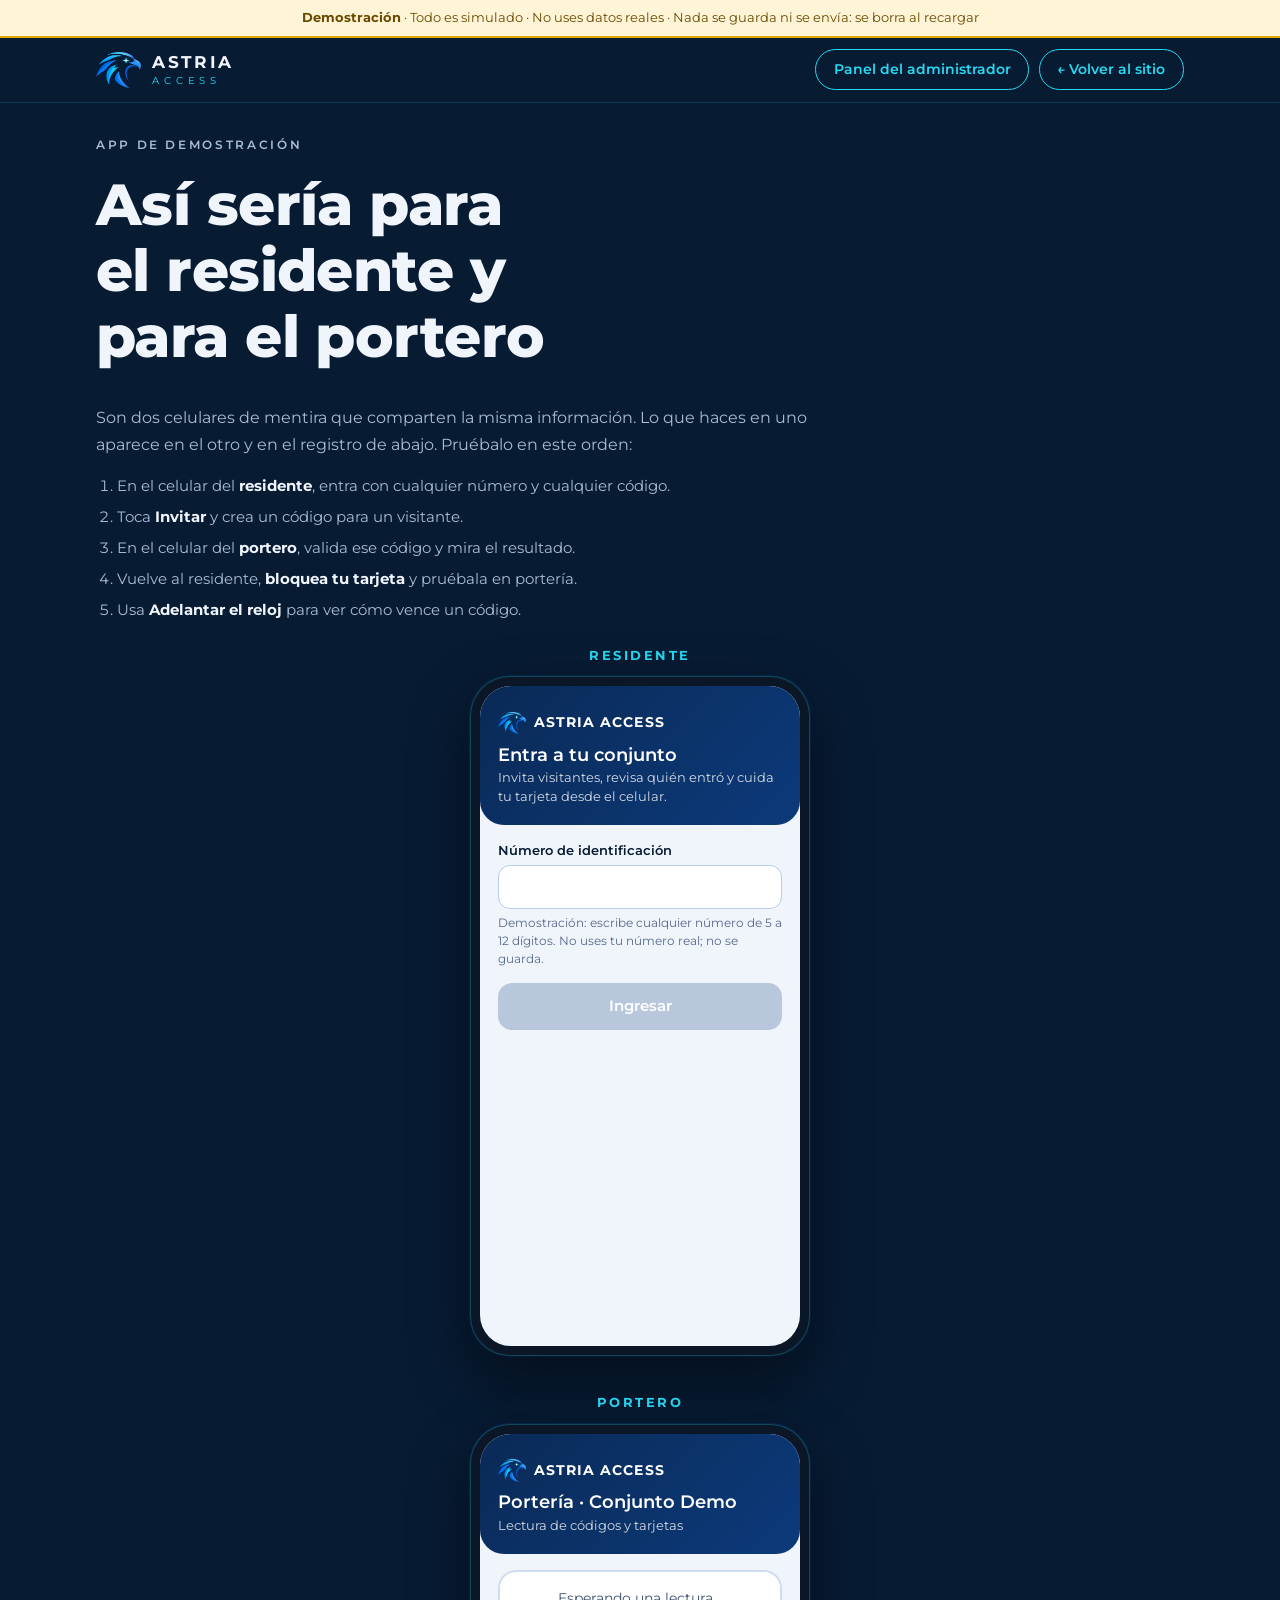
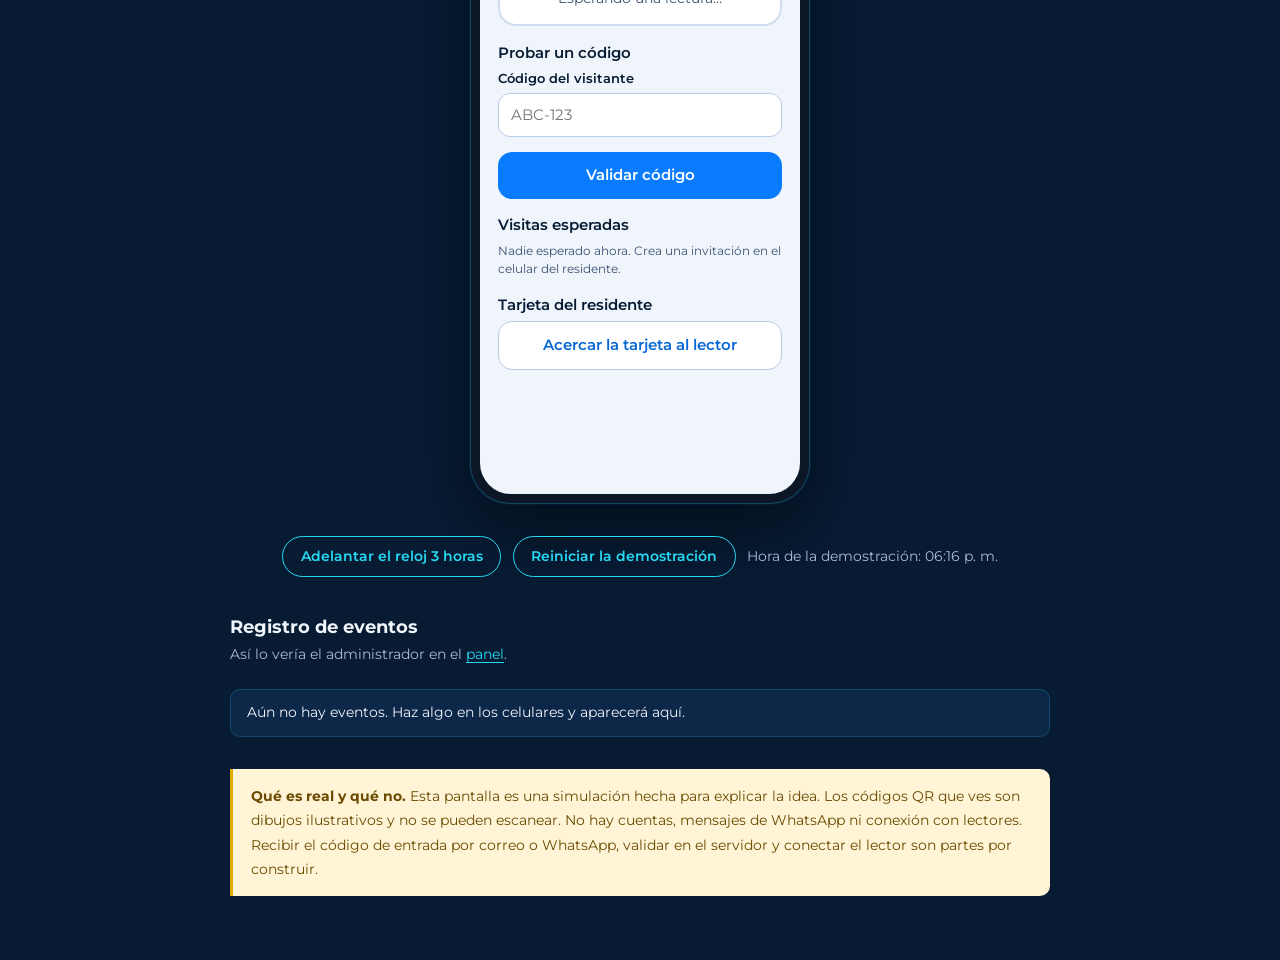
<file: app.html>
<!DOCTYPE html>
<html lang="es">
<head>
  <meta charset="UTF-8">
  <meta name="viewport" content="width=device-width, initial-scale=1">
  <title>App de demostración · Astria Access</title>
  <meta name="description" content="Demostración simulada de cómo sería la app para el residente y para el portero de Astria Access. Datos inventados.">
  <meta name="robots" content="noindex">
  <meta name="theme-color" content="#071B33">
  <link rel="icon" href="favicon.ico" sizes="any">
  <link rel="icon" type="image/png" sizes="32x32" href="favicon-32.png">
  <link rel="icon" type="image/png" sizes="192x192" href="favicon-192.png">
  <link rel="apple-touch-icon" href="apple-touch-icon.png">
  <link rel="preconnect" href="https://fonts.googleapis.com">
  <link rel="preconnect" href="https://fonts.gstatic.com" crossorigin>
  <link href="https://fonts.googleapis.com/css2?family=Montserrat:wght@300;400;600;700;800&display=swap" rel="stylesheet">
  <link rel="stylesheet" href="styles.css">
  <link rel="stylesheet" href="panel.css">
  <link rel="stylesheet" href="app.css">
</head>
<body class="panel-pagina">

  <div class="demo-banda" role="note">
    <strong>Demostración</strong> · Todo es simulado · No uses datos reales · Nada se guarda ni se envía: se borra al recargar
  </div>

  <header class="panel-cabecera">
    <div class="contenedor panel-cabecera__interior">
      <a class="marca" href="index.html" aria-label="Volver al sitio de Astria Access">
        <img src="logo-aguila.png" alt="" class="marca__icono" width="44" height="36">
        <span class="marca__texto">ASTRIA <small>ACCESS</small></span>
      </a>
      <span class="app-enlaces">
        <a class="boton boton--borde boton--pequeno" href="panel.html">Panel del administrador</a>
        <a class="boton boton--borde boton--pequeno" href="index.html">← Volver al sitio</a>
      </span>
    </div>
  </header>

  <main class="contenedor app-demo">

    <section class="app-intro">
      <p class="etiqueta">App de demostración</p>
      <h1>Así sería para el residente y para el portero</h1>
      <p>Son dos celulares de mentira que comparten la misma información. Lo que haces en uno aparece en el otro y en el registro de abajo. Pruébalo en este orden:</p>
      <ol class="app-pasos">
        <li>En el celular del <strong>residente</strong>, entra con cualquier número y cualquier código.</li>
        <li>Toca <strong>Invitar</strong> y crea un código para un visitante.</li>
        <li>En el celular del <strong>portero</strong>, valida ese código y mira el resultado.</li>
        <li>Vuelve al residente, <strong>bloquea tu tarjeta</strong> y pruébala en portería.</li>
        <li>Usa <strong>Adelantar el reloj</strong> para ver cómo vence un código.</li>
      </ol>
    </section>

    <div class="app-tabs" role="group" aria-label="Elegir celular">
      <button type="button" class="activo" data-ver="residente" aria-pressed="true">Residente</button>
      <button type="button" data-ver="portero" aria-pressed="false">Portero</button>
    </div>

    <div class="telefonos" id="telefonos" data-ver="residente">
      <section class="tel-col tel-col--residente" aria-labelledby="h-residente">
        <h2 id="h-residente">Residente</h2>
        <div class="tel"><div class="tel__pantalla" id="telResidente"></div></div>
      </section>
      <section class="tel-col tel-col--portero" aria-labelledby="h-portero">
        <h2 id="h-portero">Portero</h2>
        <div class="tel"><div class="tel__pantalla" id="telPortero"></div></div>
      </section>
    </div>

    <div class="app-controles">
      <button type="button" class="boton boton--borde boton--pequeno" id="adelantar">Adelantar el reloj 3 horas</button>
      <button type="button" class="boton boton--borde boton--pequeno" id="reiniciar">Reiniciar la demostración</button>
      <span class="app-reloj" id="relojTexto" role="status"></span>
    </div>

    <section class="app-registro" aria-labelledby="h-registro">
      <h2 id="h-registro">Registro de eventos</h2>
      <p class="vista__ayuda">Así lo vería el administrador en el <a href="panel.html">panel</a>.</p>
      <ul class="lista-eventos" id="registro"></ul>
    </section>

    <p class="aviso aviso--demo">
      <strong>Qué es real y qué no.</strong> Esta pantalla es una simulación hecha para explicar la idea.
      Los códigos QR que ves son dibujos ilustrativos y no se pueden escanear. No hay cuentas, mensajes
      de WhatsApp ni conexión con lectores. Recibir el código de entrada por correo o WhatsApp, validar en
      el servidor y conectar el lector son partes por construir.
    </p>
  </main>

  <script src="app.js"></script>
</body>
</html>
</file>
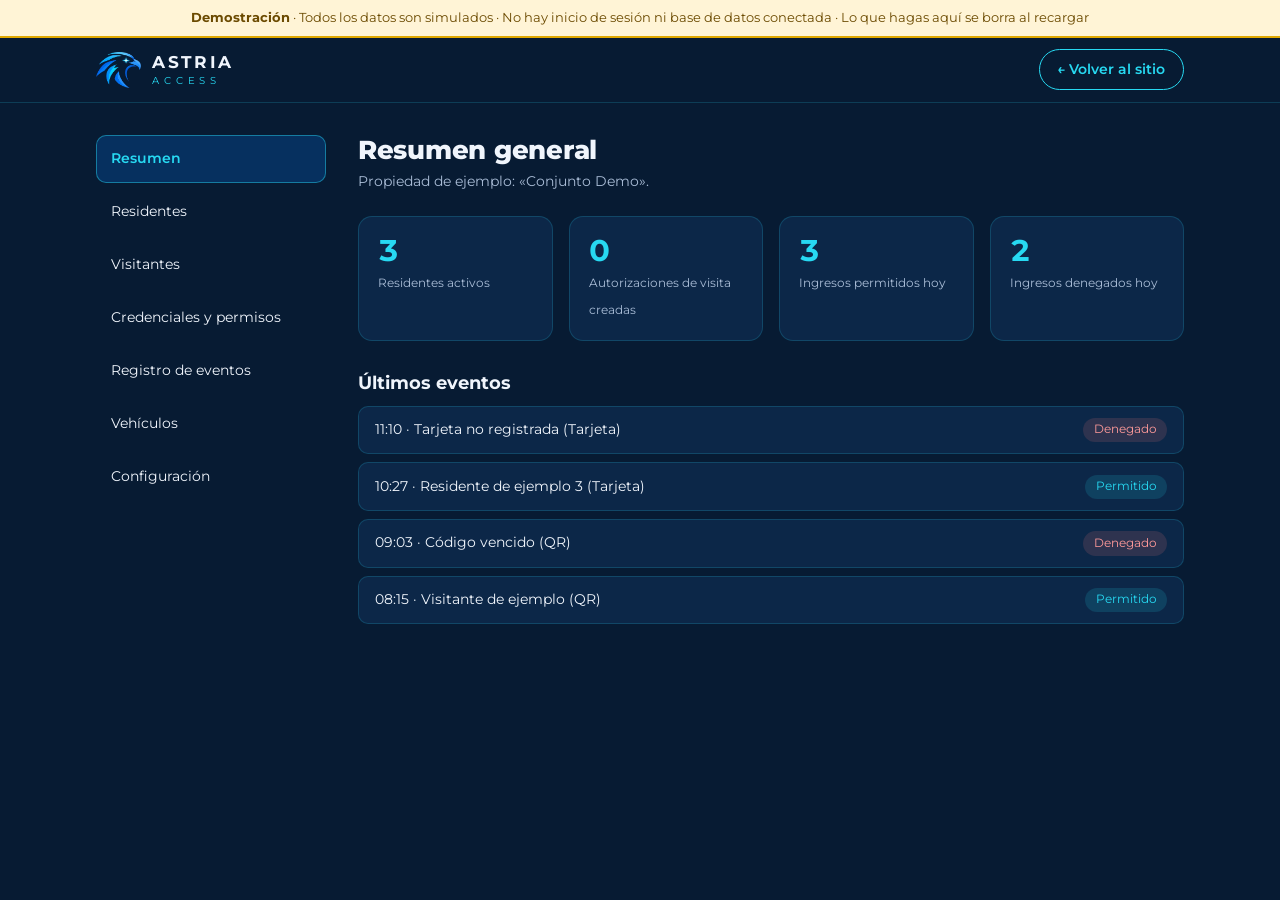
<file: panel.html>
<!DOCTYPE html>
<html lang="es">
<head>
  <meta charset="UTF-8">
  <meta name="viewport" content="width=device-width, initial-scale=1">
  <title>Panel de demostración · Astria Access</title>
  <meta name="robots" content="noindex">
  <meta name="theme-color" content="#071B33">
  <link rel="icon" href="favicon.ico" sizes="any">
  <link rel="icon" type="image/png" sizes="32x32" href="favicon-32.png">
  <link rel="icon" type="image/png" sizes="192x192" href="favicon-192.png">
  <link rel="apple-touch-icon" href="apple-touch-icon.png">
  <link rel="preconnect" href="https://fonts.googleapis.com">
  <link rel="preconnect" href="https://fonts.gstatic.com" crossorigin>
  <link href="https://fonts.googleapis.com/css2?family=Montserrat:wght@300;400;600;700;800&display=swap" rel="stylesheet">
  <link rel="stylesheet" href="styles.css">
  <link rel="stylesheet" href="panel.css">
</head>
<body class="panel-pagina">

  <!-- Aviso permanente: esto es una demostración -->
  <div class="demo-banda" role="note">
    <strong>Demostración</strong> · Todos los datos son simulados · No hay inicio de sesión ni base de datos conectada · Lo que hagas aquí se borra al recargar
  </div>

  <header class="panel-cabecera">
    <div class="contenedor panel-cabecera__interior">
      <a class="marca" href="index.html" aria-label="Volver al sitio de Astria Access">
        <img src="logo-aguila.png" alt="" class="marca__icono" width="44" height="36">
        <span class="marca__texto">ASTRIA <small>ACCESS</small></span>
      </a>
      <a class="boton boton--borde boton--pequeno" href="index.html">← Volver al sitio</a>
    </div>
  </header>

  <div class="contenedor panel-capa">

    <nav class="panel-menu" id="panelMenu" aria-label="Módulos del panel">
      <button type="button" data-vista="resumen" class="activo">Resumen</button>
      <button type="button" data-vista="residentes">Residentes</button>
      <button type="button" data-vista="visitantes">Visitantes</button>
      <button type="button" data-vista="credenciales">Credenciales y permisos</button>
      <button type="button" data-vista="eventos">Registro de eventos</button>
      <button type="button" data-vista="vehiculos">Vehículos</button>
      <button type="button" data-vista="configuracion">Configuración</button>
    </nav>

    <main class="panel-contenido" id="panelContenido" tabindex="-1">

      <!-- RESUMEN -->
      <section class="vista" id="vista-resumen" aria-labelledby="t-resumen">
        <h1 id="t-resumen">Resumen general</h1>
        <p class="vista__ayuda">Propiedad de ejemplo: «Conjunto Demo».</p>
        <div class="metricas" id="metricas"></div>
        <h2>Últimos eventos</h2>
        <ul class="lista-eventos" id="resumenEventos"></ul>
      </section>

      <!-- RESIDENTES -->
      <section class="vista" id="vista-residentes" aria-labelledby="t-residentes" hidden>
        <h1 id="t-residentes">Gestión de residentes</h1>
        <p class="vista__ayuda">Personas de ejemplo. Al agregar una, solo queda en esta pantalla.</p>
        <form class="mini-form" id="formResidente" novalidate>
          <div class="campo"><label for="resNombre">Nombre</label><input id="resNombre" type="text" maxlength="60"></div>
          <div class="campo"><label for="resUnidad">Torre / apartamento</label><input id="resUnidad" type="text" maxlength="20" placeholder="Ej. T1-000"></div>
          <button type="submit" class="boton boton--pequeno">Agregar residente</button>
          <span class="error" id="errResidente" role="alert"></span>
        </form>
        <div class="tabla-caja"><table><thead><tr><th>Nombre</th><th>Unidad</th><th>Estado</th></tr></thead><tbody id="tbResidentes"></tbody></table></div>
      </section>

      <!-- VISITANTES -->
      <section class="vista" id="vista-visitantes" aria-labelledby="t-visitantes" hidden>
        <h1 id="t-visitantes">Autorizaciones para visitantes</h1>
        <p class="vista__ayuda">Crea una autorización QR temporal. El código es ilustrativo y no se puede escanear.</p>
        <form class="mini-form" id="formVisitante" novalidate>
          <div class="campo"><label for="visNombre">Visitante</label><input id="visNombre" type="text" maxlength="60"></div>
          <div class="campo"><label for="visUnidad">Destino</label><input id="visUnidad" type="text" maxlength="20" placeholder="Ej. T1-000"></div>
          <div class="campo"><label for="visHoras">Vigencia</label>
            <select id="visHoras"><option value="1">1 hora</option><option value="2" selected>2 horas</option><option value="6">6 horas</option><option value="24">24 horas</option></select>
          </div>
          <button type="submit" class="boton boton--pequeno">Generar autorización</button>
          <span class="error" id="errVisitante" role="alert"></span>
        </form>
        <div class="tarjetas-qr" id="listaVisitantes"></div>
      </section>

      <!-- CREDENCIALES -->
      <section class="vista" id="vista-credenciales" aria-labelledby="t-credenciales" hidden>
        <h1 id="t-credenciales">Credenciales y permisos</h1>
        <p class="vista__ayuda">Activa o quita permisos, o bloquea una credencial perdida. Es una simulación: no hay lector conectado.</p>
        <div class="tabla-caja"><table><thead><tr><th>Credencial</th><th>Titular</th><th>Peatonal</th><th>Vehicular</th><th>Estado</th><th>Acción</th></tr></thead><tbody id="tbCredenciales"></tbody></table></div>
      </section>

      <!-- EVENTOS -->
      <section class="vista" id="vista-eventos" aria-labelledby="t-eventos" hidden>
        <h1 id="t-eventos">Registro de eventos</h1>
        <p class="vista__ayuda">En un sistema real, esta lista depende de que lectores y registro estén instalados en la propiedad.</p>
        <div class="campo campo--filtro"><label for="filtroEventos">Mostrar</label>
          <select id="filtroEventos"><option value="todos">Todos</option><option value="Permitido">Permitidos</option><option value="Denegado">Denegados</option></select>
        </div>
        <div class="tabla-caja"><table><thead><tr><th>Hora</th><th>Persona o vehículo</th><th>Método</th><th>Resultado</th></tr></thead><tbody id="tbEventos"></tbody></table></div>
      </section>

      <!-- VEHÍCULOS -->
      <section class="vista" id="vista-vehiculos" aria-labelledby="t-vehiculos" hidden>
        <h1 id="t-vehiculos">Gestión de vehículos</h1>
        <p class="vista__ayuda">Módulo opcional: solo aplica si la propiedad habilita accesos vehiculares.</p>
        <div class="tabla-caja"><table><thead><tr><th>Placa (ejemplo)</th><th>Unidad</th><th>Tipo</th><th>Estado</th></tr></thead><tbody id="tbVehiculos"></tbody></table></div>
      </section>

      <!-- CONFIGURACIÓN -->
      <section class="vista" id="vista-configuracion" aria-labelledby="t-configuracion" hidden>
        <h1 id="t-configuracion">Configuración de la propiedad</h1>
        <p class="vista__ayuda">Los cambios solo se mantienen mientras esta página siga abierta.</p>
        <form class="config" id="formConfig" novalidate>
          <div class="campo"><label for="cfgNombre">Nombre de la propiedad</label><input id="cfgNombre" type="text" maxlength="60" value="Conjunto Demo"></div>
          <div class="campo"><label for="cfgTipo">Tipo de propiedad</label>
            <select id="cfgTipo"><option>Conjunto residencial con portería</option><option>Conjunto con puertas o rejas automatizadas</option><option>Edificio u oficinas</option><option>Parqueadero</option></select>
          </div>
          <div class="campo"><label for="cfgHorario">Horario de visitas</label><input id="cfgHorario" type="text" maxlength="40" value="6:00 a. m. – 10:00 p. m."></div>
          <label class="check" for="cfgVehiculos"><input type="checkbox" id="cfgVehiculos" checked><span>Habilitar módulo de vehículos</span></label>
          <button type="submit" class="boton boton--pequeno">Guardar (solo en esta demostración)</button>
          <p class="formulario__estado" id="estadoConfig" role="status"></p>
        </form>
      </section>

    </main>
  </div>

  <script src="panel.js"></script>
</body>
</html>
</file>
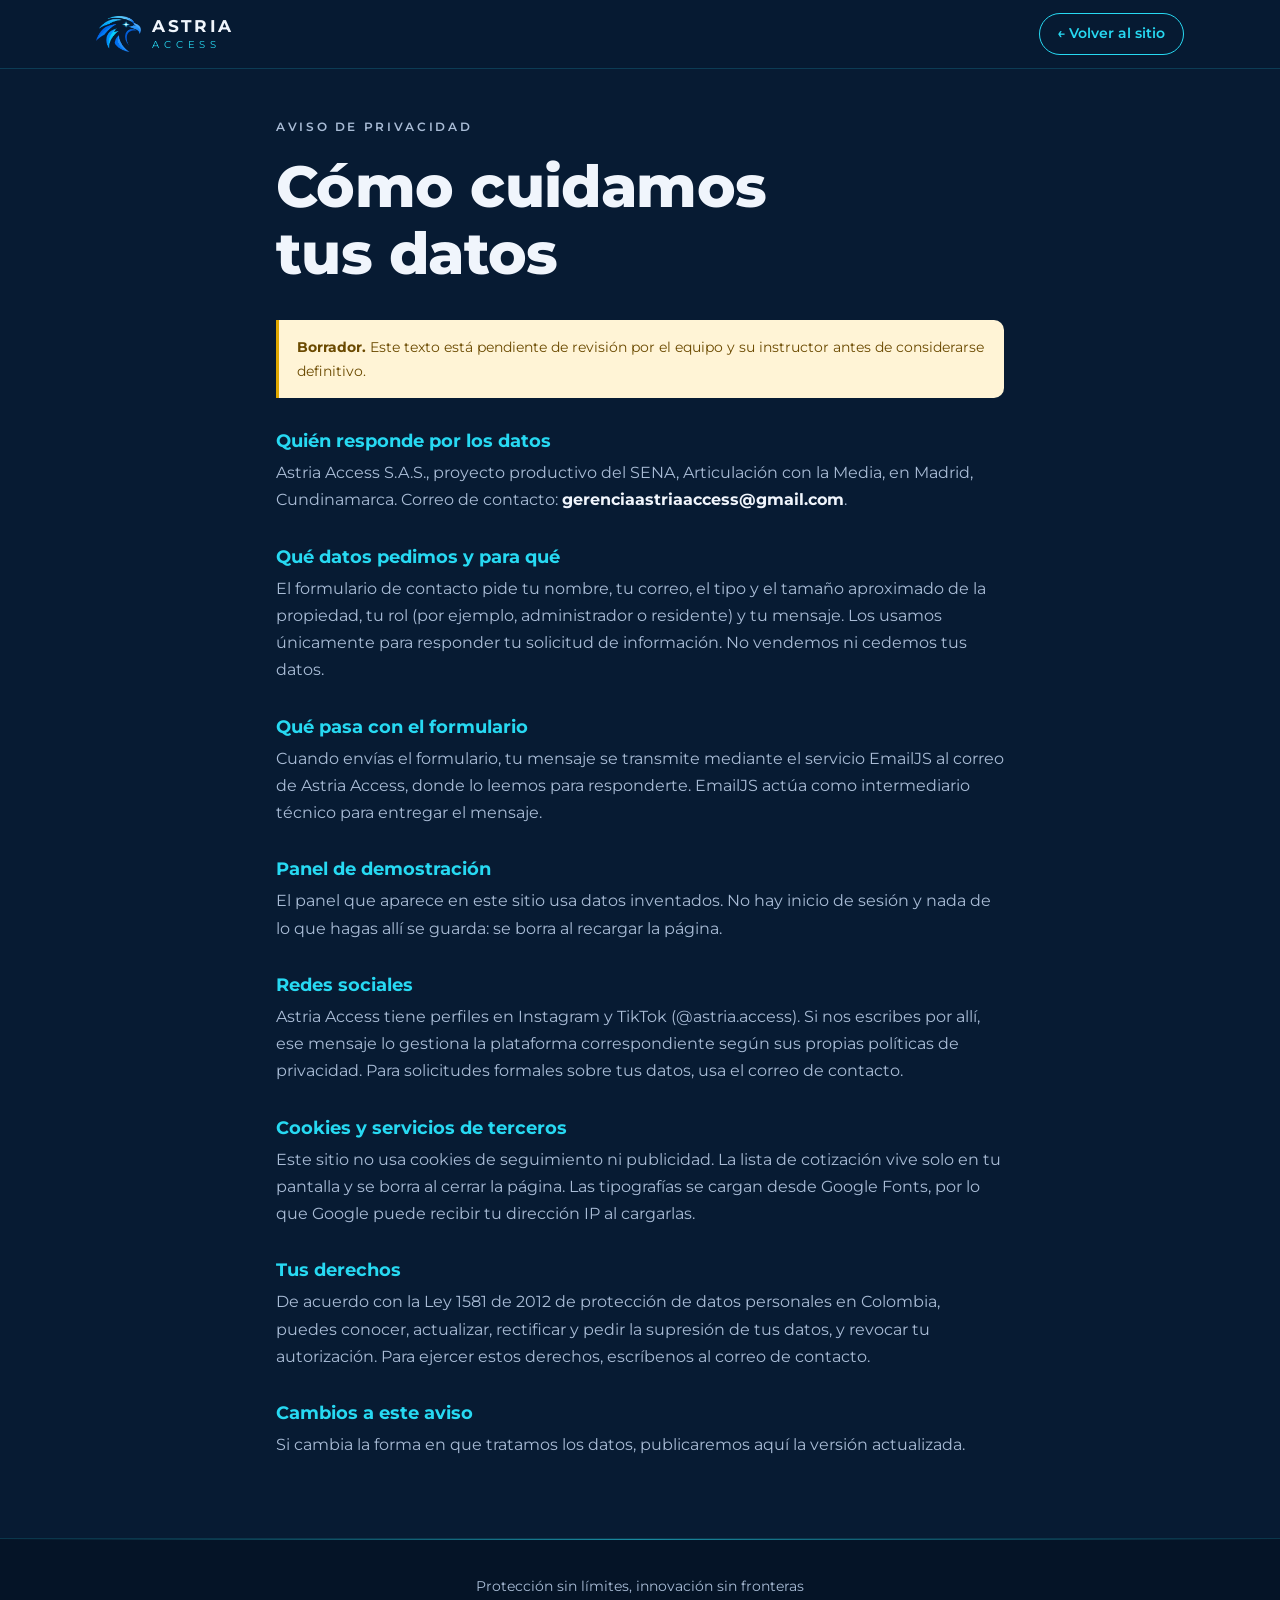
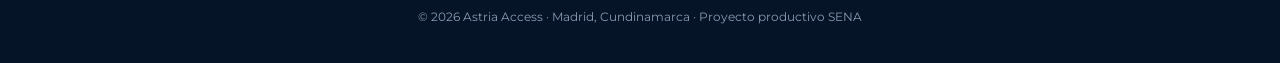
<file: privacidad.html>
<!DOCTYPE html>
<html lang="es">
<head>
  <meta charset="UTF-8">
  <meta name="viewport" content="width=device-width, initial-scale=1">
  <title>Aviso de privacidad · Astria Access</title>
  <meta name="theme-color" content="#071B33">
  <link rel="icon" href="favicon.ico" sizes="any">
  <link rel="icon" type="image/png" sizes="32x32" href="favicon-32.png">
  <link rel="apple-touch-icon" href="apple-touch-icon.png">
  <link rel="preconnect" href="https://fonts.googleapis.com">
  <link rel="preconnect" href="https://fonts.gstatic.com" crossorigin>
  <link href="https://fonts.googleapis.com/css2?family=Montserrat:wght@300;400;600;700;800&display=swap" rel="stylesheet">
  <link rel="stylesheet" href="styles.css">
</head>
<body>
  <header class="encabezado">
    <div class="contenedor encabezado__interior">
      <a class="marca" href="index.html" aria-label="Astria Access, volver al inicio">
        <img src="logo-aguila.png" alt="" class="marca__icono" width="44" height="36">
        <span class="marca__texto">ASTRIA <small>ACCESS</small></span>
      </a>
      <a class="boton boton--borde boton--pequeno" href="index.html">← Volver al sitio</a>
    </div>
  </header>

  <main class="contenedor legal">
    <p class="etiqueta">Aviso de privacidad</p>
    <h1>Cómo cuidamos tus datos</h1>
    <p class="aviso aviso--demo"><strong>Borrador.</strong> Este texto está pendiente de revisión por el equipo y su instructor antes de considerarse definitivo.</p>

    <h2>Quién responde por los datos</h2>
    <p>Astria Access S.A.S., proyecto productivo del SENA, Articulación con la Media, en Madrid, Cundinamarca. Correo de contacto: <strong>gerenciaastriaaccess@gmail.com</strong>.</p>

    <h2>Qué datos pedimos y para qué</h2>
    <p>El formulario de contacto pide tu nombre, tu correo, el tipo y el tamaño aproximado de la propiedad, tu rol (por ejemplo, administrador o residente) y tu mensaje. Los usamos únicamente para responder tu solicitud de información. No vendemos ni cedemos tus datos.</p>

    <h2>Qué pasa con el formulario</h2>
    <p>Cuando envías el formulario, tu mensaje se transmite mediante el servicio EmailJS al correo de Astria Access, donde lo leemos para responderte. EmailJS actúa como intermediario técnico para entregar el mensaje.</p>

    <h2>Panel de demostración</h2>
    <p>El panel que aparece en este sitio usa datos inventados. No hay inicio de sesión y nada de lo que hagas allí se guarda: se borra al recargar la página.</p>

    <h2>Redes sociales</h2>
    <p>Astria Access tiene perfiles en Instagram y TikTok (@astria.access). Si nos escribes por allí, ese mensaje lo gestiona la plataforma correspondiente según sus propias políticas de privacidad. Para solicitudes formales sobre tus datos, usa el correo de contacto.</p>

    <h2>Cookies y servicios de terceros</h2>
    <p>Este sitio no usa cookies de seguimiento ni publicidad. La lista de cotización vive solo en tu pantalla y se borra al cerrar la página. Las tipografías se cargan desde Google Fonts, por lo que Google puede recibir tu dirección IP al cargarlas.</p>

    <h2>Tus derechos</h2>
    <p>De acuerdo con la Ley 1581 de 2012 de protección de datos personales en Colombia, puedes conocer, actualizar, rectificar y pedir la supresión de tus datos, y revocar tu autorización. Para ejercer estos derechos, escríbenos al correo de contacto.</p>

    <h2>Cambios a este aviso</h2>
    <p>Si cambia la forma en que tratamos los datos, publicaremos aquí la versión actualizada.</p>
  </main>

  <footer class="pie">
    <div class="contenedor pie__interior">
      <p>Protección sin límites, innovación sin fronteras</p>
      <p class="pie__legal">© <span id="anio"></span> Astria Access · Madrid, Cundinamarca · Proyecto productivo SENA</p>
    </div>
  </footer>
  <script>document.getElementById('anio').textContent = new Date().getFullYear();</script>
</body>
</html>
</file>
<file: styles.css>
/* ==========================================================
   ASTRIA ACCESS · Hoja de estilos
   Idea de diseño: fondo azul noche con detalles luminosos en
   azul y cian; secciones alternas en blanco hielo para respirar.
   ========================================================== */

/* ---------- 1. Variables (la paleta del kit de marca) ----------
   Si quieres cambiar un color en todo el sitio, solo lo cambias aquí. */
:root {
  --azul-noche: #071B33;
  --azul-noche-2: #0C2748;      /* un tono más claro, para tarjetas */
  --azul-electrico: #087BFF;
  --cian: #27D9F2;
  --blanco-hielo: #F0F5FC;
  --texto-suave: #A9BCD6;       /* texto secundario sobre fondo oscuro */
  --borde: rgba(39, 217, 242, 0.18);

  --fuente: "Montserrat", system-ui, -apple-system, "Segoe UI", sans-serif;
  --radio: 14px;
  --ancho-max: 1120px;
}

/* ---------- 2. Base ---------- */
*, *::before, *::after { box-sizing: border-box; }

html { scroll-behavior: smooth; scroll-padding-top: 84px; }

body {
  margin: 0;
  font-family: var(--fuente);
  font-size: 1rem;
  line-height: 1.65;
  color: var(--blanco-hielo);
  background: var(--azul-noche);
  /* margen lateral mínimo de 16px en cualquier pantalla */
  padding-inline: 0;
}

img { max-width: 100%; display: block; }

/* Sin esto, un elemento con display:flex/grid ignora el atributo hidden */
[hidden] { display: none !important; }

h1, h2, h3 { line-height: 1.15; margin: 0 0 .6em; text-wrap: balance; }
h1 { font-size: clamp(2.1rem, 5.2vw, 3.6rem); font-weight: 800; letter-spacing: -0.01em; }
h2 { font-size: clamp(1.6rem, 3.4vw, 2.3rem); font-weight: 700; }
h3 { font-size: 1.1rem; font-weight: 600; }
p  { margin: 0 0 1em; }

.contenedor {
  width: 100%;
  max-width: var(--ancho-max);
  margin-inline: auto;
  padding-left: max(16px, env(safe-area-inset-left, 0px));
  padding-right: max(16px, env(safe-area-inset-right, 0px));
}

.etiqueta {
  font-size: .75rem;
  font-weight: 600;
  letter-spacing: .22em;
  text-transform: uppercase;
  color: var(--cian);
  margin-bottom: 1rem;
}

.saltar {
  position: absolute; left: -999px; top: 0;
  background: var(--cian); color: var(--azul-noche);
  padding: .6rem 1rem; z-index: 100; font-weight: 600;
}
.saltar:focus { left: 8px; top: 8px; }

:focus-visible { outline: 2px solid var(--cian); outline-offset: 3px; }

/* ---------- 3. Botones ---------- */
.boton {
  display: inline-block;
  font: inherit; font-weight: 600; font-size: .95rem;
  color: #fff;
  background: var(--azul-electrico);
  border: 1.5px solid var(--azul-electrico);
  padding: .8rem 1.5rem;
  border-radius: 999px;
  text-decoration: none;
  cursor: pointer;
  transition: background .2s, box-shadow .2s, transform .2s;
}
.boton:hover { background: #2b8dff; box-shadow: 0 0 24px rgba(8, 123, 255, .45); }
.boton:active { transform: translateY(1px); }
.boton--borde { background: transparent; border-color: var(--cian); color: var(--cian); }
.boton--borde:hover { background: rgba(39, 217, 242, .1); box-shadow: none; }
.boton--pequeno { padding: .5rem 1.1rem; font-size: .85rem; }

/* ---------- 4. Encabezado y menú ---------- */
.encabezado {
  position: sticky; top: 0; z-index: 50;
  background: rgba(7, 27, 51, .88);
  backdrop-filter: blur(10px);
  border-bottom: 1px solid var(--borde);
}
.encabezado__interior {
  display: flex; align-items: center; justify-content: space-between;
  min-height: 68px; gap: 1rem;
}

.marca { display: flex; align-items: center; gap: .7rem; text-decoration: none; color: var(--blanco-hielo); }
.marca__icono { height: 36px; width: auto; }
.marca__texto { font-weight: 700; letter-spacing: .14em; font-size: 1.05rem; line-height: 1; }
.marca__texto small { display: block; color: var(--cian); font-weight: 400; letter-spacing: .5em; font-size: .6rem; margin-top: .3rem; }

.menu { display: flex; align-items: center; gap: 1.2rem; }
.menu a:not(.boton) {
  color: var(--blanco-hielo); text-decoration: none; font-size: .85rem; font-weight: 400;
  padding-block: .3rem; border-bottom: 2px solid transparent;
  transition: color .2s, border-color .2s;
}
.menu a:not(.boton):hover,
.menu a.activo { color: var(--cian); border-bottom-color: var(--cian); }

.menu-boton { display: none; background: none; border: 0; padding: .6rem; cursor: pointer; }
.menu-boton span { display: block; width: 24px; height: 2px; background: var(--blanco-hielo); margin: 5px 0; transition: transform .25s, opacity .25s; }
.menu-boton[aria-expanded="true"] span:nth-child(1) { transform: translateY(7px) rotate(45deg); }
.menu-boton[aria-expanded="true"] span:nth-child(2) { opacity: 0; }
.menu-boton[aria-expanded="true"] span:nth-child(3) { transform: translateY(-7px) rotate(-45deg); }

/* ---------- 5. Inicio (hero) ---------- */
.hero {
  position: relative;
  padding-block: clamp(3rem, 8vw, 6rem);
  background:
    radial-gradient(60% 70% at 85% 30%, rgba(8, 123, 255, .28), transparent 70%),
    radial-gradient(40% 50% at 10% 100%, rgba(39, 217, 242, .12), transparent 70%),
    var(--azul-noche);
  overflow: hidden;
}
.hero__interior {
  display: grid;
  grid-template-columns: 1.05fr .95fr;
  gap: clamp(2rem, 5vw, 4rem);
  align-items: center;
}
.hero__texto, .hero__visual { min-width: 0; }
.hero__descripcion { color: var(--texto-suave); font-size: 1.05rem; max-width: 52ch; }
.hero__botones { display: flex; flex-wrap: wrap; gap: .8rem; margin-block: 1.6rem 2rem; }
.eslogan {
  display: inline-block;
  font-weight: 300; font-size: .95rem; letter-spacing: .04em; color: var(--cian);
  padding-left: 1rem; border-left: 2px solid var(--cian);
}

/* Escena: panel + lector + tarjeta */
.escena { position: relative; min-height: 380px; max-width: 480px; margin-inline: auto; }

.panel {
  position: absolute; left: 0; top: 0; width: 78%;
  background: var(--azul-noche-2);
  border: 1px solid var(--borde); border-radius: var(--radio);
  padding: .9rem 1rem 1rem;
  box-shadow: 0 20px 50px rgba(0, 0, 0, .4);
}
.panel__barra { display: flex; align-items: center; gap: 6px; margin-bottom: .8rem; font-size: .7rem; color: var(--texto-suave); letter-spacing: .08em; }
.panel__barra i { width: 8px; height: 8px; border-radius: 50%; background: rgba(255, 255, 255, .2); }
.panel__barra span { margin-left: .5rem; }
.panel__fila {
  display: flex; justify-content: space-between; align-items: center; gap: .6rem;
  padding: .55rem 0; border-top: 1px solid rgba(255, 255, 255, .07); font-size: .78rem;
}
.panel__fila b { font-weight: 600; }
.panel__fila em { font-style: normal; font-size: .68rem; padding: .15rem .6rem; border-radius: 999px; white-space: nowrap; }
.panel__fila .ok { background: rgba(39, 217, 242, .14); color: var(--cian); }
.panel__fila .no { background: rgba(255, 120, 120, .14); color: #ff9a9a; }
.panel__nota { display: block; margin-top: .5rem; color: var(--texto-suave); font-size: .65rem; }

.lector {
  position: absolute; right: 0; bottom: 0; width: 46%;
  background: linear-gradient(160deg, #0d2a4d, #081f3b);
  border: 1px solid rgba(39, 217, 242, .45); border-radius: 20px;
  padding: 1rem .9rem 1.1rem; text-align: center;
  box-shadow: 0 0 40px rgba(8, 123, 255, .4), 0 20px 50px rgba(0, 0, 0, .45);
}
.lector__logo { height: 34px; width: auto; margin: 0 auto .6rem; }
.qr { width: 72%; margin: 0 auto .6rem; border-radius: 6px; }
.lector__texto { font-size: .66rem; line-height: 1.4; color: var(--texto-suave); margin: 0 0 .7rem; }
.lector__led {
  display: block; width: 22px; height: 10px; margin: 0 auto; border-radius: 3px;
  background: var(--cian); box-shadow: 0 0 14px var(--cian);
  animation: pulso 2.4s ease-in-out infinite;
}
@keyframes pulso { 50% { opacity: .35; } }

.tarjeta-rfid {
  position: absolute; left: 6%; bottom: 8%;
  display: flex; align-items: center; gap: .6rem;
  background: linear-gradient(120deg, var(--azul-electrico), #0a5fc9);
  color: #fff; font-size: .72rem; font-weight: 600;
  padding: .9rem 1.1rem; border-radius: 12px;
  transform: rotate(-6deg);
  box-shadow: 0 14px 30px rgba(0, 0, 0, .4);
}

/* ---------- 6. Secciones ---------- */
.seccion { padding-block: clamp(3.5rem, 8vw, 6rem); }
.seccion__cabecera { max-width: 60ch; margin-bottom: 2.5rem; }
.seccion__cabecera p:last-child { color: var(--texto-suave); margin-bottom: 0; }

/* Variante clara (blanco hielo) */
.seccion--clara { background: var(--blanco-hielo); color: var(--azul-noche); }
.seccion--clara .etiqueta { color: #0768d6; }
.seccion--clara .seccion__cabecera p:last-child,
.seccion--clara p { color: #3b5272; }

/* Tarjetas de la solución */
.rejilla { display: grid; grid-template-columns: repeat(auto-fit, minmax(240px, 1fr)); gap: 1.2rem; }
.tarjeta {
  background: var(--azul-noche-2);
  border: 1px solid var(--borde); border-radius: var(--radio);
  padding: 1.6rem;
  transition: border-color .25s, transform .25s, box-shadow .25s;
}
.tarjeta:hover { border-color: rgba(39, 217, 242, .6); transform: translateY(-3px); box-shadow: 0 14px 36px rgba(8, 123, 255, .18); }
.tarjeta p { color: var(--texto-suave); font-size: .92rem; margin: 0; }
.tarjeta__icono {
  width: 46px; height: 46px; display: grid; place-items: center;
  border-radius: 12px; margin-bottom: 1.1rem;
  background: rgba(8, 123, 255, .16); color: var(--cian);
}
.tarjeta__icono svg { width: 24px; height: 24px; }

/* Pasos */
.pasos { list-style: none; margin: 0; padding: 0; display: grid; grid-template-columns: repeat(auto-fit, minmax(230px, 1fr)); gap: 2rem; counter-reset: paso; }
.pasos li { position: relative; padding-top: 1rem; border-top: 2px solid #c7d8ee; }
.pasos__numero {
  display: inline-grid; place-items: center; width: 38px; height: 38px;
  border-radius: 50%; background: var(--azul-electrico); color: #fff; font-weight: 700;
  margin-bottom: .9rem;
}
.pasos h3 { color: var(--azul-noche); }
.pasos p { margin: 0; font-size: .93rem; }

/* Proyecto */
.proyecto { display: grid; grid-template-columns: 1fr 1.3fr; gap: clamp(1.5rem, 5vw, 4rem); align-items: start; }
.proyecto > div { min-width: 0; }
.proyecto__texto p { color: var(--texto-suave); }

/* Contacto */
.contacto { display: grid; grid-template-columns: 1fr 1.1fr; gap: clamp(1.5rem, 5vw, 4rem); align-items: start; }
.contacto > * { min-width: 0; }
.contacto__correo { font-size: .92rem; overflow-wrap: anywhere; }
.formulario { display: grid; gap: 1rem; }
.campo { display: grid; gap: .35rem; }
.campo label { font-size: .82rem; font-weight: 600; color: var(--azul-noche); }
.campo input, .campo select, .campo textarea {
  font: inherit; font-size: .95rem; color: var(--azul-noche);
  background: #fff; border: 1.5px solid #c2d3ea; border-radius: 10px;
  padding: .7rem .9rem; width: 100%;
}
.campo input:focus, .campo select:focus, .campo textarea:focus { outline: none; border-color: var(--azul-electrico); box-shadow: 0 0 0 3px rgba(8, 123, 255, .18); }
.campo .invalido { border-color: #d64545; }
.error { color: #b93030; font-size: .78rem; min-height: 0; }
.formulario .boton { justify-self: start; }
.formulario__estado { margin: 0; font-size: .9rem; color: #0b5ec2; }

/* ---------- 7. Pie ---------- */
.pie { border-top: 1px solid var(--borde); padding-block: 2.2rem; background: #051427; }
.pie__interior { display: grid; gap: .5rem; justify-items: center; text-align: center; }
.pie__marca { display: flex; align-items: center; gap: .6rem; font-weight: 700; letter-spacing: .14em; }
.pie__marca img { height: 32px; width: auto; }
.pie__marca small { color: var(--cian); font-weight: 400; letter-spacing: .4em; font-size: .6rem; margin-left: .3rem; }
.pie p { margin: 0; color: var(--texto-suave); font-size: .88rem; }
.pie__legal { font-size: .78rem !important; opacity: .8; }

/* ---------- 8. Celulares y tabletas ---------- */
@media (max-width: 1040px) {
  .menu-boton { display: block; }
  .menu {
    position: absolute; top: 100%; left: 0; right: 0;
    flex-direction: column; align-items: stretch; gap: 0;
    background: var(--azul-noche);
    border-bottom: 1px solid var(--borde);
    padding: .5rem max(16px, env(safe-area-inset-right, 0px)) 1.2rem max(16px, env(safe-area-inset-left, 0px));
    display: none;
  }
  .menu.abierto { display: flex; }
  .menu a:not(.boton) { padding-block: .9rem; border-bottom: 1px solid rgba(255, 255, 255, .07); }
  .menu .boton { margin-top: 1rem; text-align: center; }
}

@media (max-width: 860px) {
  .hero__interior, .proyecto, .contacto, .panel-promo { grid-template-columns: 1fr; }
  .escena { min-height: 360px; width: 100%; }
  .demos__par { grid-template-columns: 1fr; }
}

@media (prefers-reduced-motion: reduce) {
  html { scroll-behavior: auto; }
  * { animation: none !important; transition: none !important; }
}


/* ---------- 9. Secciones nuevas (continuación) ---------- */

/* Cómo funciona: demostraciones */
.demos { margin-top: 3.2rem; }
.demos__titulo { color: var(--azul-noche); display: flex; flex-wrap: wrap; align-items: center; gap: .7rem; margin-bottom: 1.2rem; }
.sello {
  font-size: .68rem; font-weight: 700; letter-spacing: .12em; text-transform: uppercase;
  background: #fff4d6; color: #7a5200; border: 1px solid #f0d58a; padding: .2rem .7rem; border-radius: 999px;
}
.demos__par { display: grid; grid-template-columns: repeat(2, minmax(0, 1fr)); gap: 1.4rem; }
.demo { margin: 0; display: grid; gap: .8rem; align-content: start; }
.demo figcaption { font-size: .82rem; color: #3b5272; }
.demo__qr, .demo__tarjeta {
  background: var(--azul-noche); color: var(--blanco-hielo);
  border-radius: var(--radio); padding: 1.4rem;
  box-shadow: 0 14px 34px rgba(7, 27, 51, .25);
}
.demo__qr { display: flex; align-items: center; gap: 1.2rem; flex-wrap: wrap; }
.demo__qr .qr { width: 110px; flex: none; margin: 0; }
.demo__datos { margin: 0; display: grid; gap: .15rem; min-width: 0; flex: 1 1 160px; }
.demo__datos dt { font-size: .65rem; letter-spacing: .14em; text-transform: uppercase; color: var(--cian); margin-top: .5rem; }
.demo__datos dt:first-child { margin-top: 0; }
.demo__datos dd { margin: 0; font-size: .9rem; }
.demo__tarjeta {
  min-height: 170px; display: flex; flex-direction: column; justify-content: space-between;
  background: linear-gradient(135deg, #0a5fc9, var(--azul-electrico) 55%, #1fb6d6);
}
.demo__tarjeta-fila { display: flex; justify-content: space-between; align-items: center; }
.demo__tarjeta p { margin: 0; color: #fff; }
.demo__tarjeta-num { font-weight: 700; letter-spacing: .12em; font-size: 1.05rem; }
.demo__tarjeta-nom { font-size: .85rem; opacity: .9; }

/* Aviso */
.aviso {
  margin: 2rem 0 0; padding: .9rem 1.1rem; font-size: .9rem;
  border-left: 3px solid var(--cian); background: rgba(39, 217, 242, .08); color: var(--texto-suave);
  border-radius: 0 10px 10px 0;
}
.aviso--demo { margin-top: 1.4rem; background: #fff4d6; border-left-color: #e0a800; color: #6b4a00; }

/* Panel (promoción en la página pública) */
.seccion--panel { background: linear-gradient(180deg, var(--azul-noche) 0%, #0a2342 100%); border-block: 1px solid var(--borde); }
.panel-promo { display: grid; grid-template-columns: 1fr; }
.panel-promo__texto { max-width: 62ch; }
.panel-promo__texto > p { color: var(--texto-suave); }
.chips { list-style: none; display: flex; flex-wrap: wrap; gap: .5rem; padding: 0; margin: 1.4rem 0 1.8rem; }
.chips li { font-size: .78rem; padding: .35rem .85rem; border: 1px solid var(--borde); border-radius: 999px; color: var(--blanco-hielo); background: rgba(8, 123, 255, .1); }

/* Servicios */
.rejilla--servicios { grid-template-columns: repeat(auto-fit, minmax(210px, 1fr)); }
.servicio {
  border: 1px dashed rgba(39, 217, 242, .4); border-radius: var(--radio); padding: 1.4rem;
  background: rgba(12, 39, 72, .5);
}
.servicio p { color: var(--texto-suave); font-size: .9rem; margin: 0; }
.insignia {
  display: inline-block; font-size: .65rem; font-weight: 700; letter-spacing: .14em; text-transform: uppercase;
  color: var(--cian); border: 1px solid var(--cian); border-radius: 999px; padding: .15rem .65rem; margin-bottom: .9rem;
}

/* Nosotros */
.identidad { display: grid; grid-template-columns: repeat(auto-fit, minmax(230px, 1fr)); gap: 1.2rem; margin-bottom: 2.6rem; }
.identidad__bloque { background: #fff; border: 1px solid #d3e0f1; border-radius: var(--radio); padding: 1.4rem; }
.identidad__bloque h3 { color: var(--azul-noche); }
.identidad__bloque p { margin: 0; font-size: .92rem; }
.pendiente { font-style: italic; color: #6b82a1 !important; }
.editable { outline-offset: 4px; }
.equipo__titulo { color: var(--azul-noche); }
.equipo { list-style: none; margin: 0; padding: 0; display: grid; grid-template-columns: repeat(auto-fit, minmax(210px, 1fr)); gap: 1.2rem; }
.equipo li { display: grid; gap: .25rem; justify-items: start; font-size: .88rem; color: #3b5272; }
.equipo strong { color: var(--azul-noche); font-size: 1rem; }
.avatar {
  width: 54px; height: 54px; display: grid; place-items: center; border-radius: 50%;
  background: var(--azul-noche); color: var(--cian); font-weight: 700; letter-spacing: .06em; margin-bottom: .4rem;
}

/* Contacto: casilla de consentimiento (la sección de contacto ahora es oscura) */
#contacto .campo label, #contacto .check { color: var(--blanco-hielo); }
#contacto .error { color: #ff9a9a; }
#contacto .formulario__estado { color: var(--cian); }
.contacto__lead { color: var(--texto-suave); }
.check { display: flex; gap: .6rem; align-items: flex-start; font-size: .85rem; font-weight: 400 !important; cursor: pointer; }
.check input { width: 18px; height: 18px; margin-top: .15rem; flex: none; accent-color: var(--azul-electrico); }
.privacidad { color: var(--texto-suave); font-size: .75rem; }

/* Pie */
.pie__enlaces { display: flex; flex-wrap: wrap; justify-content: center; gap: .4rem 1.2rem; }
.pie__enlaces a { color: var(--blanco-hielo); text-decoration: none; font-size: .85rem; }
.pie__enlaces a:hover { color: var(--cian); }

/* ---------- 10. Productos y lista de cotización ---------- */
.filtros { display: flex; flex-wrap: wrap; gap: .5rem; margin-bottom: 1.6rem; }
.filtro {
  font: inherit; font-size: .85rem; cursor: pointer; padding: .45rem 1.1rem; border-radius: 999px;
  color: var(--azul-noche); background: #fff; border: 1.5px solid #c2d3ea;
  transition: background .2s, color .2s, border-color .2s;
}
.filtro:hover { border-color: var(--azul-electrico); }
.filtro.activo { background: var(--azul-electrico); border-color: var(--azul-electrico); color: #fff; font-weight: 600; }

.catalogo { display: grid; grid-template-columns: repeat(auto-fit, minmax(250px, 1fr)); gap: 1.2rem; }
.producto {
  display: flex; flex-direction: column; gap: .5rem; min-width: 0;
  background: var(--azul-noche); color: var(--blanco-hielo);
  border: 1px solid var(--borde); border-radius: var(--radio); padding: 1.4rem;
  box-shadow: 0 14px 34px rgba(7, 27, 51, .18);
}
.producto h3 { margin: 0; }
.producto p { margin: 0; color: var(--texto-suave) !important; font-size: .9rem; }
.producto__cabeza { display: flex; justify-content: space-between; align-items: flex-start; gap: .6rem; margin-bottom: .4rem; }
.producto__icono { width: 54px; height: 54px; display: grid; place-items: center; border-radius: 14px; background: rgba(8, 123, 255, .16); color: var(--cian); }
.producto__icono svg { width: 28px; height: 28px; }
.producto__categoria { font-size: .7rem !important; letter-spacing: .16em; text-transform: uppercase; color: var(--cian) !important; }
.producto__ideas { list-style: none; display: flex; flex-wrap: wrap; gap: .4rem; margin: .3rem 0 0; padding: 0; }
.producto__ideas li { font-size: .72rem; padding: .2rem .65rem; border: 1px dashed var(--borde); border-radius: 999px; color: var(--blanco-hielo); }
.producto__precio { margin-top: auto !important; padding-top: .8rem; font-weight: 600; color: var(--blanco-hielo) !important; }
.producto .boton { align-self: flex-start; }

.cotizacion-boton {
  position: fixed; right: max(16px, env(safe-area-inset-right, 0px)); bottom: max(16px, env(safe-area-inset-bottom, 0px)); z-index: 60;
  font: inherit; font-weight: 600; font-size: .9rem; cursor: pointer; color: #fff;
  background: var(--azul-electrico); border: 0; border-radius: 999px; padding: .8rem 1.3rem;
  box-shadow: 0 10px 30px rgba(8, 123, 255, .45);
}
.cotizacion-boton__n { display: inline-grid; place-items: center; min-width: 1.5rem; height: 1.5rem; margin-left: .4rem; border-radius: 999px; background: #fff; color: var(--azul-electrico); font-size: .8rem; }
.cotizacion {
  position: fixed; top: 0; right: 0; bottom: 0; z-index: 70;
  width: min(380px, 100%); display: flex; flex-direction: column; gap: 1rem;
  background: var(--azul-noche); color: var(--blanco-hielo); border-left: 1px solid var(--borde);
  padding: max(1.2rem, env(safe-area-inset-top, 0px)) max(1.2rem, env(safe-area-inset-right, 0px)) max(1.2rem, env(safe-area-inset-bottom, 0px)) 1.2rem;
  box-shadow: -20px 0 50px rgba(0, 0, 0, .45); overflow-y: auto;
}
.cotizacion__cabeza { display: flex; justify-content: space-between; align-items: center; gap: 1rem; }
.cotizacion__cabeza h2 { font-size: 1.15rem; margin: 0; }
.cotizacion__cerrar { font: inherit; font-size: 1.6rem; line-height: 1; background: none; border: 0; color: var(--blanco-hielo); cursor: pointer; padding: .2rem .6rem; }
.cotizacion__lista { list-style: none; margin: 0; padding: 0; display: grid; gap: .5rem; }
.cotizacion__lista li { display: flex; justify-content: space-between; align-items: center; gap: .8rem; background: var(--azul-noche-2); border: 1px solid var(--borde); border-radius: 10px; padding: .6rem .6rem .6rem 1rem; font-size: .9rem; }
.cotizacion__lista button { font: inherit; font-size: 1.2rem; line-height: 1; cursor: pointer; background: none; border: 0; color: var(--texto-suave); padding: .2rem .6rem; }
.cotizacion__vacia, .cotizacion__nota { color: var(--texto-suave); font-size: .85rem; margin: 0; }
.cotizacion__pie { display: flex; flex-wrap: wrap; gap: .6rem; }
.cotizacion__pie > p { flex-basis: 100%; }

/* Nosotros: valores */
.valores { list-style: none; margin: 0; padding: 0; display: flex; flex-wrap: wrap; gap: .4rem; }
.valores li { font-size: .8rem; padding: .25rem .75rem; border-radius: 999px; background: #e4eefb; color: var(--azul-noche); }
.pendiente { font-style: italic; }

/* ---------- 11. Páginas de texto (aviso de privacidad) y enlaces del pie ---------- */
.legal { max-width: 760px; padding-block: 3rem 4rem; }
.legal h2 { font-size: 1.15rem; margin: 2rem 0 .5rem; color: var(--cian); }
.legal p { color: var(--texto-suave); }
.legal strong { color: var(--blanco-hielo); }
.privacidad a, .pie__legal a { color: var(--cian); }
.legal .aviso--demo, .legal .aviso--demo strong { color: #6b4a00; }

/* ---------- 12. Decoración ---------- */

/* Marca de agua: el águila de la marca, muy tenue, detrás del contenido */
.hero::before {
  content: ""; position: absolute; z-index: 0; pointer-events: none;
  width: min(760px, 120vw); aspect-ratio: 322 / 257;
  right: -8%; top: 50%; transform: translateY(-50%);
  background: url("logo-aguila.png") center / contain no-repeat;
  opacity: .07;
}
/* Cuadrícula de puntos que se desvanece hacia los bordes */
.hero::after, .seccion--panel::after {
  content: ""; position: absolute; inset: 0; z-index: 0; pointer-events: none;
  background-image: radial-gradient(rgba(39, 217, 242, .22) 1px, transparent 1.4px);
  background-size: 30px 30px;
  -webkit-mask-image: radial-gradient(ellipse 70% 80% at 70% 40%, #000 10%, transparent 75%);
          mask-image: radial-gradient(ellipse 70% 80% at 70% 40%, #000 10%, transparent 75%);
  opacity: .55;
}
.hero__interior { position: relative; z-index: 1; }
.seccion--panel { position: relative; overflow: hidden; }
.seccion--panel .contenedor { position: relative; z-index: 1; }

/* Águila tenue en una esquina de las secciones claras */
.seccion--clara { position: relative; overflow: hidden; }
.seccion--clara > .contenedor { position: relative; z-index: 1; }
.seccion--clara::before {
  content: ""; position: absolute; pointer-events: none; z-index: 0;
  width: 380px; aspect-ratio: 322 / 257; right: -90px; bottom: -60px;
  background: url("logo-aguila.png") center / contain no-repeat; opacity: .07;
}

/* Estrellas con destello (la estrella del ojo del águila) */
.estrella {
  position: absolute; z-index: 0; pointer-events: none; width: 18px; height: 18px;
  background: var(--cian);
  clip-path: polygon(50% 0, 60% 40%, 100% 50%, 60% 60%, 50% 100%, 40% 60%, 0 50%, 40% 40%);
  filter: drop-shadow(0 0 6px var(--cian));
  animation: destello 4.5s ease-in-out infinite;
}
.estrella--1 { top: 14%; left: 46%; }
.estrella--2 { top: 70%; left: 8%; width: 12px; height: 12px; animation-delay: 1.4s; }
.estrella--3 { top: 24%; right: 8%; width: 14px; height: 14px; animation-delay: 2.6s; }
@keyframes destello { 0%, 100% { opacity: .15; transform: scale(.7); } 50% { opacity: .9; transform: scale(1.1); } }

/* La escena del lector flota suavemente */
.escena { animation: flotar 7s ease-in-out infinite; }
@keyframes flotar { 50% { transform: translateY(-8px); } }

/* Línea de luz entre secciones oscuras y pie */
.pie { position: relative; }
.pie::before { content: ""; position: absolute; left: 0; right: 0; top: 0; height: 1px; background: linear-gradient(90deg, transparent, var(--cian), transparent); opacity: .6; }

/* Aparición suave al hacer scroll (solo si hay JavaScript; sin JS todo se ve normal) */
.js .aparece { opacity: 0; transform: translateY(14px); transition: opacity .6s ease, transform .6s ease; }
.js .aparece.visible { opacity: 1; transform: none; }

/* Trampa anti-spam: fuera de pantalla, no es para personas */
.trampa { position: absolute; left: -9999px; width: 1px; height: 1px; overflow: hidden; }

@media (max-width: 860px) {
  .hero::before { right: -30%; opacity: .06; }
  .estrella--1 { left: 78%; top: 6%; }
}
@media (prefers-reduced-motion: reduce) {
  .estrella, .escena { animation: none !important; }
  .js .aparece { opacity: 1; transform: none; transition: none; }
}

/* ---------- 13. Guía con avatar ---------- */
.guia-boton {
  position: fixed; z-index: 65; cursor: pointer;
  left: max(16px, env(safe-area-inset-left, 0px)); bottom: max(16px, env(safe-area-inset-bottom, 0px));
  width: 64px; height: 64px; display: grid; place-items: center; padding: 0;
  border-radius: 50%; border: 2px solid var(--cian);
  background: radial-gradient(circle at 50% 35%, #12325c, var(--azul-noche));
  box-shadow: 0 0 0 0 rgba(39, 217, 242, .5), 0 10px 28px rgba(0, 0, 0, .45);
  animation: guia-pulso 3s ease-out infinite;
}
.guia-boton img { width: 40px; height: auto; animation: guia-flota 4s ease-in-out infinite; }
.guia-boton:hover { border-color: #fff; }
@keyframes guia-pulso { 0% { box-shadow: 0 0 0 0 rgba(39, 217, 242, .5), 0 10px 28px rgba(0, 0, 0, .45); } 70%, 100% { box-shadow: 0 0 0 16px rgba(39, 217, 242, 0), 0 10px 28px rgba(0, 0, 0, .45); } }
@keyframes guia-flota { 50% { transform: translateY(-3px) rotate(-3deg); } }

.guia-aviso {
  position: fixed; z-index: 65; display: flex; align-items: center; gap: .2rem; max-width: min(280px, calc(100% - 110px));
  left: calc(max(16px, env(safe-area-inset-left, 0px)) + 76px); bottom: max(26px, calc(env(safe-area-inset-bottom, 0px) + 10px));
  background: var(--blanco-hielo); color: var(--azul-noche); border-radius: 16px 16px 16px 4px;
  box-shadow: 0 10px 30px rgba(0, 0, 0, .35); font-size: .88rem;
}
.guia-aviso__texto { font: inherit; text-align: left; cursor: pointer; background: none; border: 0; color: inherit; padding: .75rem .4rem .75rem 1rem; }
.guia-aviso__cerrar { font: inherit; font-size: 1.2rem; line-height: 1; cursor: pointer; background: none; border: 0; color: #5a7090; padding: .5rem .8rem; }

.guia-panel {
  position: fixed; z-index: 66; display: flex; flex-direction: column;
  left: max(16px, env(safe-area-inset-left, 0px)); bottom: calc(max(16px, env(safe-area-inset-bottom, 0px)) + 78px);
  width: min(370px, calc(100% - 32px)); max-height: min(560px, calc(100% - 130px));
  background: var(--azul-noche); color: var(--blanco-hielo);
  border: 1px solid var(--borde); border-radius: 18px; overflow: hidden;
  box-shadow: 0 20px 60px rgba(0, 0, 0, .55);
}
.guia-panel:focus { outline: none; }
.guia-panel__cabeza { display: flex; align-items: center; gap: .7rem; padding: .8rem 1rem; background: var(--azul-noche-2); border-bottom: 1px solid var(--borde); }
.guia-panel__cabeza > div { flex: 1; min-width: 0; display: grid; line-height: 1.25; }
.guia-panel__cabeza small { color: var(--texto-suave); font-size: .72rem; }
.guia-panel__avatar { width: 40px; height: 40px; display: grid; place-items: center; border-radius: 50%; border: 1.5px solid var(--cian); background: var(--azul-noche); }
.guia-panel__cerrar { font: inherit; font-size: 1.5rem; line-height: 1; cursor: pointer; background: none; border: 0; color: var(--blanco-hielo); padding: .2rem .6rem; }
.guia-mensajes { flex: 1; min-height: 120px; overflow-y: auto; padding: 1rem; display: flex; flex-direction: column; gap: .6rem; }
.guia-msg { max-width: 88%; padding: .65rem .9rem; font-size: .88rem; line-height: 1.5; border-radius: 14px; overflow-wrap: anywhere; }
.guia-msg--bot { align-self: flex-start; background: var(--azul-noche-2); border: 1px solid var(--borde); border-bottom-left-radius: 4px; }
.guia-msg--yo { align-self: flex-end; background: var(--azul-electrico); color: #fff; border-bottom-right-radius: 4px; }
.guia-escribiendo { color: var(--texto-suave); letter-spacing: .2em; }
.guia-opciones { display: flex; flex-wrap: wrap; gap: .45rem; }
.guia-chip {
  font: inherit; font-size: .8rem; cursor: pointer; text-decoration: none;
  color: var(--cian); background: rgba(39, 217, 242, .08); border: 1px solid rgba(39, 217, 242, .45);
  border-radius: 999px; padding: .4rem .85rem; transition: background .2s;
}
.guia-chip:hover { background: rgba(39, 217, 242, .2); }
.guia-chip--enlace { color: #fff; background: var(--azul-electrico); border-color: var(--azul-electrico); }
.guia-form { display: flex; gap: .5rem; padding: .7rem; border-top: 1px solid var(--borde); background: var(--azul-noche-2); }
.guia-form input { flex: 1; min-width: 0; font: inherit; font-size: .88rem; color: var(--blanco-hielo); background: var(--azul-noche); border: 1px solid var(--borde); border-radius: 999px; padding: .6rem 1rem; }
.guia-form input:focus { outline: none; border-color: var(--cian); }
.guia-enviar { font: inherit; cursor: pointer; width: 40px; height: 40px; flex: none; border-radius: 50%; border: 0; color: #fff; background: var(--azul-electrico); }

@media (max-width: 500px) {
  .guia-mensajes { max-height: 38vh; }
}
@media (prefers-reduced-motion: reduce) {
  .guia-boton, .guia-boton img { animation: none !important; }
}

/* ---------- 14. El problema, alcance y preguntas frecuentes ---------- */
.tarjeta--problema { display: flex; flex-direction: column; }
.tarjeta--problema h3 { margin-bottom: .5em; }
.tarjeta .tarjeta__respuesta {
  margin-top: auto; padding-top: 1rem; border-top: 1px dashed var(--borde);
  color: var(--blanco-hielo); font-size: .88rem;
}
.tarjeta--problema > p:first-of-type { margin-bottom: 1rem; }
.tarjeta__respuesta strong { color: var(--cian); font-weight: 600; }
.tarjeta__respuesta a, .faq__item a { color: var(--cian); text-underline-offset: 3px; }

.cifras {
  margin-top: 2.2rem; padding: 1.6rem; border-radius: var(--radio);
  border: 1px solid var(--borde); background: rgba(8, 123, 255, .08);
}
.cifras__titulo { font-size: .75rem; font-weight: 600; letter-spacing: .18em; text-transform: uppercase; color: var(--cian); margin-bottom: 1rem; }
.cifras__lista { list-style: none; margin: 0 0 1rem; padding: 0; display: grid; grid-template-columns: repeat(auto-fit, minmax(240px, 1fr)); gap: 1.2rem; }
.cifras__lista li { display: flex; align-items: center; gap: 1rem; }
.cifras__lista strong { font-size: clamp(1.8rem, 4vw, 2.4rem); font-weight: 800; line-height: 1; white-space: nowrap; }
.cifras__lista span { color: var(--texto-suave); font-size: .92rem; }
.cifras__nota { margin: 0; font-size: .82rem; color: var(--texto-suave); }

.alcance { display: grid; grid-template-columns: repeat(auto-fit, minmax(300px, 1fr)); gap: 1.2rem; }
.alcance__col { border-radius: var(--radio); padding: 1.6rem; background: var(--azul-noche-2); border: 1px solid var(--borde); }
.alcance__col--no { background: rgba(12, 39, 72, .5); border-style: dashed; border-color: rgba(39, 217, 242, .4); }
.alcance__col ul { list-style: none; margin: 0; padding: 0; display: grid; gap: .8rem; }
.alcance__col li { position: relative; padding-left: 1.7rem; color: var(--texto-suave); font-size: .93rem; }
.alcance__col li::before { position: absolute; left: 0; top: 0; font-weight: 700; }
.alcance__col--si li::before { content: "\2713"; color: var(--cian); }
.alcance__col--no li::before { content: "\2013"; color: #f2b84b; }

.faq { max-width: 820px; display: grid; gap: .7rem; }
.faq__item { border: 1px solid var(--borde); border-radius: 12px; background: var(--azul-noche-2); }
.faq__item[open] { border-color: rgba(39, 217, 242, .55); }
.faq__item summary {
  list-style: none; cursor: pointer; padding: 1rem 3rem 1rem 1.2rem; position: relative;
  font-weight: 600; font-size: .98rem;
}
.faq__item summary::-webkit-details-marker { display: none; }
.faq__item summary::after {
  content: "+"; position: absolute; right: 1.1rem; top: 50%; transform: translateY(-50%);
  color: var(--cian); font-size: 1.4rem; font-weight: 400; line-height: 1;
}
.faq__item[open] summary::after { content: "\2212"; }
.faq__item summary:focus-visible { outline: 2px solid var(--cian); outline-offset: 2px; border-radius: 12px; }
.faq__item p { margin: 0; padding: 0 1.2rem 1.1rem; color: var(--texto-suave); font-size: .93rem; }

/* ---------- 15. Por qué elegirnos, comparación y redes ---------- */
.solo-lectores { position: absolute; left: -9999px; width: 1px; height: 1px; overflow: hidden; }

.rejilla--razones { grid-template-columns: repeat(auto-fit, minmax(260px, 1fr)); }
.razon {
  background: #fff; border: 1px solid #c7d8ee; border-radius: var(--radio); padding: 1.5rem;
  box-shadow: 0 6px 22px rgba(7, 27, 51, .06);
}
.razon h3 { color: var(--azul-noche); margin-bottom: .45em; }
.razon p { margin: 0; font-size: .93rem; color: #3b5272; }
.razon a { color: #0768d6; text-underline-offset: 3px; }
.seccion--clara .insignia { color: #0768d6; border-color: #0768d6; }
.seccion--clara .insignia--ok { color: #0b7a4b; border-color: #0b7a4b; background: #e6f6ee; }

.comparativa__titulo { margin: 3rem 0 1rem; color: var(--azul-noche); }
.comparativa { border-radius: var(--radio); border: 1px solid #c7d8ee; background: #fff; overflow-x: auto; }
.comparativa:focus-visible { outline: 2px solid #0768d6; outline-offset: 2px; }
.comparativa table { width: 100%; border-collapse: collapse; font-size: .92rem; min-width: 720px; }
.comparativa th, .comparativa td { text-align: left; vertical-align: top; padding: .9rem 1rem; border-bottom: 1px solid #dde7f5; color: #3b5272; }
.comparativa thead th { background: var(--azul-noche); color: #fff; font-weight: 600; font-size: .85rem; }
.comparativa thead th small { font-weight: 400; opacity: .8; display: block; }
.comparativa tbody th { color: var(--azul-noche); font-weight: 600; width: 17%; }
.comparativa tbody tr:last-child th, .comparativa tbody tr:last-child td { border-bottom: 0; }
.comparativa .es-astria { background: #eaf6ff; }
.comparativa thead th.es-astria { background: #087BFF; color: #fff; }
.comparativa tbody td.es-astria { color: var(--azul-noche); font-weight: 500; }
.comparativa__nota { margin: 1rem 0 0; font-size: .82rem; }

@media (max-width: 860px) {
  /* En celular la tabla se convierte en una tarjeta por criterio */
  .comparativa { overflow: visible; border: 0; background: none; }
  .comparativa table, .comparativa tbody, .comparativa tr, .comparativa td, .comparativa tbody th { display: block; min-width: 0; width: auto; }
  .comparativa thead { position: absolute; left: -9999px; }
  .comparativa tbody tr { background: #fff; border: 1px solid #c7d8ee; border-radius: var(--radio); margin-bottom: 1rem; overflow: hidden; }
  .comparativa tbody th { background: var(--azul-noche); color: #fff; padding: .7rem 1rem; width: auto; }
  .comparativa td { border-bottom: 1px solid #dde7f5; padding: .7rem 1rem; }
  .comparativa td::before { content: attr(data-label); display: block; font-size: .7rem; font-weight: 700; letter-spacing: .1em; text-transform: uppercase; color: #0768d6; margin-bottom: .15rem; }
}

.redes { display: flex; flex-wrap: wrap; align-items: center; gap: .6rem; margin: 1rem 0 0; }
.redes__titulo { font-size: .75rem; font-weight: 600; letter-spacing: .18em; text-transform: uppercase; color: var(--cian); margin-right: .3rem; }
.red {
  display: inline-flex; align-items: center; gap: .55rem; text-decoration: none; color: var(--blanco-hielo);
  border: 1px solid var(--borde); background: rgba(8, 123, 255, .1); border-radius: 999px; padding: .45rem .95rem;
  font-size: .88rem; font-weight: 600; transition: border-color .2s, background .2s;
}
.red small { font-weight: 400; color: var(--texto-suave); margin-left: .25rem; }
.red:hover, .red:focus-visible { border-color: var(--cian); background: rgba(39, 217, 242, .14); }
.red svg { color: var(--cian); flex: none; }
.redes--pie { justify-content: flex-start; margin: .2rem 0 1rem; }
a:focus-visible, button:focus-visible, summary:focus-visible { outline: 2px solid var(--cian); outline-offset: 3px; }

/* ---------- 16. Costos y compromiso ---------- */
.alcance--clara .alcance__col { background: #fff; border: 1px solid #c7d8ee; box-shadow: 0 6px 22px rgba(7, 27, 51, .06); }
.alcance--clara .alcance__col h3 { color: var(--azul-noche); }
.alcance--clara .alcance__col li { color: #3b5272; }
.alcance--clara .alcance__col li strong { color: var(--azul-noche); }
.alcance--clara .alcance__col--si li::before { color: #0b7a4b; }
.seccion--clara .comparativa__nota a { color: #0768d6; }

.compromiso { margin-top: 1.4rem; padding: 1.6rem; border-radius: var(--radio); background: var(--azul-noche); color: var(--blanco-hielo); }
.compromiso h3 { color: var(--blanco-hielo); margin-bottom: .4em; }
.seccion--clara .compromiso p { color: var(--texto-suave); margin: 0; max-width: 70ch; }
.seccion--clara .compromiso .insignia { color: var(--cian); border-color: var(--cian); }

/* ==========================================================
   17. Más aire y movimiento
   ========================================================== */

/* ----- Aire: espacios, tamaños e interlineado ----- */
body { line-height: 1.7; }
.seccion { padding-block: clamp(5rem, 11vw, 8.5rem); }
.seccion__cabecera { max-width: 64ch; margin-bottom: clamp(2.5rem, 5vw, 4rem); }
.seccion__cabecera h2 { font-size: clamp(1.9rem, 3.6vw, 2.9rem); line-height: 1.15; margin-bottom: 1.1rem; max-width: 22ch; letter-spacing: -.01em; }
.seccion__cabecera p:last-child { font-size: 1.08rem; line-height: 1.75; }
.etiqueta { margin-bottom: 1rem; }

.rejilla { gap: clamp(1.2rem, 2.4vw, 2rem); }
.tarjeta { padding: 2rem; }
.tarjeta h3 { margin-bottom: .7rem; font-size: 1.12rem; line-height: 1.3; }
.tarjeta p { font-size: 1rem; line-height: 1.7; }
.tarjeta .tarjeta__respuesta { padding-top: 1.2rem; font-size: .95rem; }
.razon { padding: 2rem; }
.razon p { font-size: 1rem; line-height: 1.7; }
.razon h3 { margin-bottom: .7rem; }
.pasos { gap: 2.6rem; }
.pasos p { font-size: 1rem; line-height: 1.7; }
.cifras { padding: 2.2rem; margin-top: 3rem; }
.alcance { gap: clamp(1.2rem, 2.4vw, 2rem); }
.alcance__col { padding: 2rem; }
.alcance__col ul { gap: 1rem; }
.alcance__col li { font-size: .98rem; line-height: 1.65; }
.compromiso { padding: 2.2rem; margin-top: 2rem; }
.faq { gap: .9rem; }
.faq__item summary { padding: 1.2rem 3.2rem 1.2rem 1.4rem; font-size: 1.02rem; }
.faq__item p { padding: 0 1.4rem 1.4rem; font-size: 1rem; line-height: 1.7; }
.comparativa th, .comparativa td { padding: 1.1rem 1.2rem; font-size: .95rem; line-height: 1.55; }
.comparativa__titulo { margin-block: 4rem 1.4rem; }
.hero { padding-block: clamp(4rem, 10vw, 8rem); }
.hero h1 { font-size: clamp(2.4rem, 5.4vw, 4rem); line-height: 1.08; margin-bottom: 1.5rem; letter-spacing: -.015em; }
.hero__descripcion { font-size: 1.12rem; line-height: 1.75; }
.hero__botones { margin-block: 2.2rem 2.6rem; }

/* ----- Piezas que crea movimiento.js ----- */
.progreso {
  position: fixed; top: 0; left: 0; width: 100%; height: 3px; z-index: 60; pointer-events: none;
  transform-origin: 0 50%; transform: scaleX(var(--p, 0));
  background: linear-gradient(90deg, var(--azul-electrico), var(--cian));
}
.encabezado { transition: background .3s, box-shadow .3s; }
.encabezado__interior { transition: min-height .3s; }
.encabezado--scroll { background: rgba(7, 27, 51, .96); box-shadow: 0 10px 30px rgba(0, 0, 0, .35); }
.encabezado--scroll .encabezado__interior { min-height: 58px; }

.qr-caja { position: relative; overflow: hidden; border-radius: 6px; }
.qr-caja > .qr { width: 100%; margin: 0; display: block; }
.lector > .qr-caja { width: 72%; margin: 0 auto .6rem; }
.demo__qr > .qr-caja { width: 110px; flex: none; }
.lector__texto { white-space: pre-line; min-height: 2.8em; }
.panel__fila { transition: background .6s; }
.panel__fila--destello { background: rgba(39, 217, 242, .16); }
.lector--ok .lector__led { background: #3be37a; box-shadow: 0 0 16px #3be37a; animation: none; }
.lector--ok .lector__texto { color: #7dffae; font-weight: 600; }

/* Luz que sigue al cursor sobre las tarjetas */
.tarjeta, .razon, .servicio, .alcance__col, .compromiso { position: relative; overflow: hidden; }
.tarjeta::after, .razon::after, .servicio::after, .alcance__col::after, .compromiso::after {
  content: ""; position: absolute; inset: 0; pointer-events: none; opacity: 0; transition: opacity .3s;
  background: radial-gradient(420px circle at var(--mx, 50%) var(--my, 50%), rgba(39, 217, 242, .14), transparent 60%);
}
.razon::after, .alcance--clara .alcance__col::after { background: radial-gradient(420px circle at var(--mx, 50%) var(--my, 50%), rgba(8, 123, 255, .10), transparent 60%); }
.tarjeta:hover::after, .razon:hover::after, .servicio:hover::after, .alcance__col:hover::after, .compromiso:hover::after { opacity: 1; }

/* Botón con destello al pasar el cursor */
.boton { position: relative; overflow: hidden; isolation: isolate; }
.boton:not(.boton--borde)::after {
  content: ""; position: absolute; inset: 0; z-index: -1; pointer-events: none;
  background: linear-gradient(110deg, transparent 30%, rgba(255, 255, 255, .35) 50%, transparent 70%);
  transform: translateX(-120%); transition: transform .7s;
}
.boton:not(.boton--borde):hover::after { transform: translateX(120%); }

/* Tarjeta de la demo: leve inclinación 3D */
.demo__tarjeta { transform: perspective(700px) rotateX(var(--rx, 0deg)) rotateY(var(--ry, 0deg)); transition: transform .18s ease-out; will-change: transform; }

/* Preguntas frecuentes: se abren con suavidad (si el navegador lo permite) */
.faq__item { interpolate-size: allow-keywords; }
.faq__item::details-content { block-size: 0; overflow: clip; transition: block-size .35s ease, content-visibility .35s allow-discrete; }
.faq__item[open]::details-content { block-size: auto; }
.faq__item summary::after { transition: transform .3s; }
.faq__item[open] summary::after { transform: translateY(-50%) rotate(180deg); }

/* ----- Movimiento (solo si la persona no pidió reducirlo) ----- */
@media (prefers-reduced-motion: no-preference) {
  /* Aparición al hacer scroll: sube, se enfoca y se escalona de izquierda a derecha */
  .js .aparece {
    opacity: 0; transform: none; translate: 0 28px; filter: blur(6px);
    transition: opacity .8s cubic-bezier(.22, .61, .36, 1) calc(var(--i, 0) * 90ms),
                translate .8s cubic-bezier(.22, .61, .36, 1) calc(var(--i, 0) * 90ms),
                filter .8s ease calc(var(--i, 0) * 90ms),
                border-color .25s, box-shadow .25s, transform .25s;
  }
  .js .aparece.visible { opacity: 1; translate: 0 0; filter: none; }
  .js .comparativa tbody tr.aparece { filter: none; }

  /* Entrada del inicio */
  @keyframes entra { from { opacity: 0; translate: 0 26px; filter: blur(8px); } to { opacity: 1; translate: 0 0; filter: none; } }
  @keyframes entraDerecha { from { opacity: 0; translate: 60px 0; scale: .96; } to { opacity: 1; translate: 0 0; scale: 1; } }
  @keyframes entraAbajo { from { opacity: 0; translate: 0 50px; scale: .94; } to { opacity: 1; translate: 0 0; scale: 1; } }
  @keyframes entraIzquierda { from { opacity: 0; translate: -36px 24px; } to { opacity: 1; translate: 0 0; } }
  @keyframes filaEntra { from { opacity: 0; translate: -12px 0; } to { opacity: 1; translate: 0 0; } }
  .hero__texto > * { animation: entra .9s cubic-bezier(.22, .61, .36, 1) both; }
  .hero__texto > :nth-child(1) { animation-delay: .05s; }
  .hero__texto > :nth-child(2) { animation-delay: .18s; }
  .hero__texto > :nth-child(3) { animation-delay: .32s; }
  .hero__texto > :nth-child(4) { animation-delay: .46s; }
  .hero__texto > :nth-child(5) { animation-delay: .6s; }
  .panel { animation: entraDerecha 1s .3s cubic-bezier(.22, .61, .36, 1) both; }
  .lector { animation: entraAbajo 1s .55s cubic-bezier(.22, .61, .36, 1) both; }
  .tarjeta-rfid { animation: entraIzquierda 1s .85s cubic-bezier(.22, .61, .36, 1) both; }
  .panel__fila { animation: filaEntra .6s cubic-bezier(.22, .61, .36, 1) both; }
  .panel__fila:nth-of-type(1) { animation-delay: .8s; }
  .panel__fila:nth-of-type(2) { animation-delay: .95s; }
  .panel__fila:nth-of-type(3) { animation-delay: 1.1s; }
  .panel__fila:nth-of-type(4) { animation-delay: 1.25s; }
  .hero::before { translate: 0 var(--py, 0px); }

  /* El lector "escanea": una línea de luz recorre el QR cada 7 segundos */
  .qr-caja::after {
    content: ""; position: absolute; left: 0; right: 0; height: 22%; top: -22%; opacity: 0; pointer-events: none;
    background: linear-gradient(180deg, transparent, rgba(39, 217, 242, .5));
    border-bottom: 2px solid var(--cian); box-shadow: 0 6px 16px rgba(39, 217, 242, .7);
    animation: escaneo 7s ease-in-out infinite 1.4s;
  }
  @keyframes escaneo { 0% { top: -22%; opacity: 0; } 4% { opacity: 1; } 38% { top: 100%; opacity: 1; } 42%, 100% { top: 100%; opacity: 0; } }

  /* Pasos: la línea se dibuja y el número aparece con un rebote */
  .pasos li::after {
    content: ""; position: absolute; left: 0; top: -2px; height: 2px; width: 100%;
    background: var(--azul-electrico); transform: scaleX(0); transform-origin: 0 50%;
    transition: transform 1s cubic-bezier(.22, .61, .36, 1) .25s;
  }
  .pasos li.visible::after { transform: scaleX(1); }
  .js .pasos li .pasos__numero { transform: scale(.4); opacity: 0; transition: transform .6s cubic-bezier(.34, 1.56, .64, 1) calc(var(--i, 0) * 90ms + .3s), opacity .4s calc(var(--i, 0) * 90ms + .3s); }
  .js .pasos li.visible .pasos__numero { transform: none; opacity: 1; }
}

@media (max-width: 860px) {
  .seccion__cabecera h2 { max-width: none; }
  .tarjeta, .razon, .alcance__col { padding: 1.7rem; }
}
@media (prefers-reduced-motion: reduce) {
  .qr-caja::after { display: none; }
  .progreso { transition: none; }
}

/* ----- En tiempo real (ejemplo simulado) ----- */
.vivo { display: grid; grid-template-columns: 1fr 1.05fr; gap: clamp(2rem, 6vw, 5rem); align-items: center; }
.vivo__texto h2 { font-size: clamp(1.9rem, 3.6vw, 2.9rem); line-height: 1.15; margin-bottom: 1.1rem; letter-spacing: -.01em; }
.vivo__texto > p:not(.etiqueta) { color: var(--texto-suave); font-size: 1.08rem; line-height: 1.75; }
.vivo__puntos { list-style: none; margin: 1.8rem 0 0; padding: 0; display: grid; gap: .9rem; }
.vivo__puntos li { position: relative; padding-left: 1.8rem; color: var(--blanco-hielo); line-height: 1.6; }
.vivo__puntos li::before { content: ""; position: absolute; left: 0; top: .55em; width: .7rem; height: .7rem; border-radius: 50%; background: var(--cian); box-shadow: 0 0 10px rgba(39,217,242,.7); }
.vivo__tarjeta { background: linear-gradient(160deg, #0d2a4d, #0a2140); border: 1px solid var(--borde); border-radius: 22px; padding: 1.4rem; box-shadow: 0 30px 70px rgba(0,0,0,.4); }
.vivo__cab { display: flex; align-items: center; gap: .8rem; padding-bottom: 1rem; border-bottom: 1px solid var(--borde); font-size: .8rem; }
.vivo__en-vivo { display: inline-flex; align-items: center; gap: .45rem; font-weight: 700; letter-spacing: .12em; color: #7dffae; }
.vivo__en-vivo i { width: .55rem; height: .55rem; border-radius: 50%; background: #3be37a; box-shadow: 0 0 0 0 rgba(59,227,122,.6); }
.vivo__sim { color: var(--cian); border: 1px solid var(--borde); border-radius: 999px; padding: .1rem .6rem; }
.vivo__hora { margin-left: auto; color: var(--texto-suave); font-variant-numeric: tabular-nums; }
.vivo__lista { list-style: none; margin: 1rem 0 0; padding: 0; display: grid; gap: .7rem; min-height: 15.5rem; align-content: start; }
.vivo__ev { display: grid; grid-template-columns: auto 1fr auto; gap: .9rem; align-items: center; padding: .85rem 1rem; border-radius: 14px; background: rgba(255,255,255,.04); border: 1px solid rgba(255,255,255,.06); }
.vivo__ev b { display: block; font-size: .98rem; }
.vivo__ev small { color: var(--texto-suave); font-size: .82rem; }
.vivo__ev time { color: var(--texto-suave); font-size: .75rem; white-space: nowrap; }
.vivo__ico { width: 2.1rem; height: 2.1rem; border-radius: 50%; display: grid; place-items: center; font-weight: 800; }
.vivo__ev--ok .vivo__ico { background: rgba(59,227,122,.18); color: #7dffae; }
.vivo__ev--no .vivo__ico { background: rgba(255,120,100,.18); color: #ff9a8a; }
.vivo__nota { margin: 1rem 0 0; font-size: .78rem; color: var(--texto-suave); }
@media (max-width: 860px) { .vivo { grid-template-columns: 1fr; } .vivo__ev { grid-template-columns: auto 1fr; } .vivo__ev time { display: none; } }
@media (prefers-reduced-motion: no-preference) {
  .vivo__en-vivo i { animation: latido 1.8s infinite; }
  @keyframes latido { 70% { box-shadow: 0 0 0 9px rgba(59,227,122,0); } 100% { box-shadow: 0 0 0 0 rgba(59,227,122,0); } }
  @keyframes eventoEntra { from { opacity: 0; translate: 0 -18px; scale: .97; } to { opacity: 1; translate: 0 0; scale: 1; } }
  .vivo__ev--nuevo { animation: eventoEntra .6s cubic-bezier(.22,.61,.36,1) both; border-color: rgba(39,217,242,.5); }
}
</file>
<file: panel.css>
/* ==========================================================
   ASTRIA ACCESS · Estilos del panel de demostración
   Usa las mismas variables de colores de styles.css
   ========================================================== */

.panel-pagina { background: var(--azul-noche); min-height: 100vh; }

.demo-banda {
  background: #fff4d6; color: #6b4a00; border-bottom: 2px solid #e0a800;
  font-size: .8rem; text-align: center; padding: .55rem 1rem; line-height: 1.4;
}

.panel-cabecera { border-bottom: 1px solid var(--borde); background: rgba(7, 27, 51, .9); }
.panel-cabecera__interior { display: flex; justify-content: space-between; align-items: center; min-height: 64px; gap: 1rem; }

.panel-capa {
  display: grid; grid-template-columns: 230px minmax(0, 1fr); gap: 2rem;
  padding-block: 2rem 4rem;
}

/* Menú lateral */
.panel-menu { display: flex; flex-direction: column; gap: .3rem; align-self: start; position: sticky; top: 1rem; }
.panel-menu button {
  font: inherit; font-size: .88rem; text-align: left; cursor: pointer;
  color: var(--blanco-hielo); background: transparent;
  border: 1px solid transparent; border-radius: 10px; padding: .7rem .9rem;
  transition: background .2s, border-color .2s;
}
.panel-menu button:hover { background: rgba(8, 123, 255, .12); }
.panel-menu button.activo { background: rgba(8, 123, 255, .22); border-color: rgba(39, 217, 242, .45); color: var(--cian); font-weight: 600; }

/* Contenido */
.panel-contenido { min-width: 0; }
.panel-contenido:focus { outline: none; }
.vista h1 { font-size: 1.6rem; margin-bottom: .3rem; }
.vista h2 { font-size: 1.1rem; margin: 2rem 0 .8rem; }
.vista__ayuda { color: var(--texto-suave); font-size: .9rem; margin-bottom: 1.4rem; }

/* Métricas */
.metricas { display: grid; grid-template-columns: repeat(auto-fit, minmax(160px, 1fr)); gap: 1rem; }
.metrica { background: var(--azul-noche-2); border: 1px solid var(--borde); border-radius: var(--radio); padding: 1.1rem 1.2rem; }
.metrica b { display: block; font-size: 1.9rem; font-weight: 700; color: var(--cian); font-variant-numeric: tabular-nums; line-height: 1.1; }
.metrica span { font-size: .78rem; color: var(--texto-suave); }

.lista-eventos { list-style: none; margin: 0; padding: 0; display: grid; gap: .5rem; }
.lista-eventos li {
  display: flex; justify-content: space-between; gap: 1rem; flex-wrap: wrap;
  background: var(--azul-noche-2); border: 1px solid var(--borde); border-radius: 10px;
  padding: .7rem 1rem; font-size: .88rem;
}

/* Formularios pequeños */
.mini-form { display: flex; flex-wrap: wrap; gap: .9rem; align-items: flex-end; margin-bottom: 1.5rem; }
.mini-form .campo { min-width: 0; flex: 1 1 160px; }
.mini-form .campo label, .config .campo label, .campo--filtro label { color: var(--blanco-hielo); font-size: .8rem; font-weight: 600; }
.mini-form .error { flex-basis: 100%; color: #ff9a9a; }
.config { display: grid; gap: 1rem; max-width: 460px; }
.config .check { color: var(--blanco-hielo); }
.campo--filtro { max-width: 220px; margin-bottom: 1rem; }

/* Tablas */
.tabla-caja { overflow-x: auto; border: 1px solid var(--borde); border-radius: var(--radio); background: var(--azul-noche-2); }
table { width: 100%; border-collapse: collapse; font-size: .88rem; min-width: 460px; }
th, td { text-align: left; padding: .75rem 1rem; border-bottom: 1px solid rgba(255, 255, 255, .07); }
th { font-size: .7rem; letter-spacing: .12em; text-transform: uppercase; color: var(--cian); font-weight: 600; }
tr:last-child td { border-bottom: 0; }

.estado { display: inline-block; font-size: .72rem; padding: .15rem .65rem; border-radius: 999px; white-space: nowrap; }
.estado--ok { background: rgba(39, 217, 242, .14); color: var(--cian); }
.estado--no { background: rgba(255, 120, 120, .14); color: #ff9a9a; }

.interruptor { width: 20px; height: 20px; accent-color: var(--azul-electrico); cursor: pointer; }

/* Tarjetas de visitantes con QR ilustrativo */
.tarjetas-qr { display: grid; grid-template-columns: repeat(auto-fill, minmax(250px, 1fr)); gap: 1rem; }
.tarjeta-visita { display: flex; gap: 1rem; align-items: center; background: var(--azul-noche-2); border: 1px solid var(--borde); border-radius: var(--radio); padding: 1rem; min-width: 0; }
.tarjeta-visita svg { width: 84px; height: 84px; flex: none; border-radius: 6px; background: var(--blanco-hielo); }
.tarjeta-visita div { min-width: 0; font-size: .82rem; }
.tarjeta-visita strong { display: block; font-size: .95rem; overflow-wrap: anywhere; }
.tarjeta-visita code { color: var(--cian); font-size: .78rem; }
.tarjeta-visita small { display: block; color: var(--texto-suave); margin-top: .3rem; }

/* Celular: el menú pasa arriba y se desliza de lado */
@media (max-width: 820px) {
  .panel-capa { grid-template-columns: minmax(0, 1fr); gap: 1.2rem; padding-block: 1.2rem 3rem; }
  .panel-menu { flex-direction: row; overflow-x: auto; position: static; padding-bottom: .4rem; }
  .panel-menu button { white-space: nowrap; border-color: var(--borde); }
}
</file>
<file: app.css>
/* ==========================================================
   ASTRIA ACCESS · Estilos de la app de demostración
   Los "celulares" usan fondo claro; el resto de la página es oscura.
   ========================================================== */

.app-enlaces { display: flex; gap: .6rem; flex-wrap: wrap; justify-content: flex-end; }
.app-demo { padding-block: 2rem 4rem; }
.app-intro { max-width: 70ch; margin-bottom: 1.6rem; }
.app-intro p { color: var(--texto-suave); }
.app-pasos { margin: 0; padding-left: 1.3rem; color: var(--texto-suave); font-size: .93rem; }
.app-pasos li { margin-bottom: .35rem; }
.app-pasos strong { color: var(--blanco-hielo); }

/* Pestañas (solo en pantallas angostas) */
.app-tabs { display: none; gap: .5rem; margin-bottom: 1rem; }
.app-tabs button {
  font: inherit; font-size: .9rem; cursor: pointer; flex: 1;
  color: var(--blanco-hielo); background: transparent; border: 1px solid var(--borde); border-radius: 999px; padding: .6rem 1rem;
}
.app-tabs button.activo { background: rgba(8, 123, 255, .25); border-color: var(--cian); color: var(--cian); font-weight: 600; }

/* Los dos celulares */
.telefonos { display: flex; gap: 2.5rem; justify-content: center; align-items: flex-start; flex-wrap: wrap; }
.tel-col { display: flex; flex-direction: column; align-items: center; min-width: 0; }
.tel-col h2 { font-size: .8rem; letter-spacing: .2em; text-transform: uppercase; color: var(--cian); margin-bottom: .8rem; }
.tel {
  width: min(340px, 100%); height: 680px; padding: 9px; border-radius: 40px;
  background: #0b1626; border: 1px solid rgba(39, 217, 242, .25);
  box-shadow: 0 24px 60px rgba(0, 0, 0, .45), 0 0 0 1px rgba(8, 123, 255, .15);
}
.tel__pantalla {
  position: relative; height: 100%; overflow-y: auto; border-radius: 31px;
  background: #F0F5FC; color: #071B33; font-size: .88rem; line-height: 1.45;
  scrollbar-width: thin;
}
.tel__pantalla p { color: #3b5272; margin: 0 0 .8em; }
.tel__pantalla h1, .tel__pantalla h2, .tel__pantalla h3 { color: inherit; letter-spacing: 0; text-transform: none; }
.tel__pantalla :focus-visible { outline: 2px solid #087BFF; outline-offset: 2px; }

/* Cabecera dentro del celular */
.ap-cab { background: linear-gradient(135deg, #0a2a57, #0c3a7a); color: #fff; padding: 1.6rem 1.1rem 1.2rem; border-radius: 0 0 24px 24px; }
.ap-cab p { color: rgba(255, 255, 255, .82); margin: 0; font-size: .82rem; }
.ap-cab h3 { font-size: 1.15rem; margin: .1rem 0 .2rem; }
.ap-cab__fila { display: flex; justify-content: space-between; align-items: center; gap: .6rem; }
.ap-marca { display: flex; align-items: center; gap: .5rem; font-weight: 700; letter-spacing: .08em; font-size: .85rem; margin-bottom: .6rem; }
.ap-marca img { width: 28px; height: auto; }
.ap-cuerpo { padding: 1rem 1.1rem 1.4rem; }
.ap-cuerpo h3 { font-size: .95rem; margin: 1.1rem 0 .5rem; }
.ap-cuerpo h3:first-child { margin-top: 0; }

/* Botones y campos */
.ap-boton {
  font: inherit; font-weight: 600; cursor: pointer; width: 100%; border: 0; border-radius: 14px;
  padding: .8rem 1rem; background: #087BFF; color: #fff; font-size: .92rem;
}
.ap-boton:hover:not(:disabled) { background: #0668d6; }
.ap-boton:disabled { background: #b9c7dc; color: #fff; cursor: not-allowed; }
.ap-boton--borde { background: #fff; color: #0768d6; border: 1.5px solid #b8cdea; }
.ap-boton--borde:hover:not(:disabled) { background: #eaf3ff; }
.ap-boton--peligro { background: #b42318; }
.ap-boton--peligro:hover:not(:disabled) { background: #912018; }
.ap-boton--chico { width: auto; padding: .4rem .8rem; font-size: .8rem; border-radius: 999px; }
.ap-atras {
  font: inherit; cursor: pointer; background: none; border: 0; color: #fff; font-size: .85rem; padding: 0; margin-bottom: .6rem;
}
.ap-campo { display: grid; gap: .3rem; margin-bottom: .9rem; }
.ap-campo label { font-weight: 600; font-size: .82rem; }
.ap-campo input, .ap-campo select, .ap-campo textarea {
  font: inherit; font-size: .92rem; width: 100%; padding: .65rem .8rem; border-radius: 12px;
  border: 1.5px solid #b8cdea; background: #fff; color: #071B33;
}
.ap-campo input:focus, .ap-campo select:focus, .ap-campo textarea:focus { outline: none; border-color: #087BFF; }
.ap-campo input.ap-codigo { text-align: center; letter-spacing: .5em; font-size: 1.4rem; font-weight: 700; }
.ap-nota { font-size: .78rem; color: #55698a; }
.ap-fila { display: grid; gap: .6rem; }

/* Fichas */
.ap-tile { display: block; width: 100%; text-align: left; font: inherit; cursor: pointer; border-radius: 16px; padding: .9rem 1rem; border: 1.5px solid #cfdcf0; background: #fff; color: #071B33; }
.ap-tile strong { display: block; font-size: .98rem; }
.ap-tile span { font-size: .78rem; color: #55698a; }
.ap-tile--principal { background: #087BFF; border-color: #087BFF; color: #fff; padding: 1.1rem 1rem; }
.ap-tile--principal span { color: rgba(255, 255, 255, .9); }
.ap-tile:hover { box-shadow: 0 6px 16px rgba(8, 123, 255, .18); }
.ap-dos { display: grid; grid-template-columns: 1fr 1fr; gap: .6rem; }

.ap-chip { display: inline-block; font-size: .7rem; font-weight: 700; border-radius: 999px; padding: .12rem .6rem; white-space: nowrap; }
.ap-chip--pend { background: #e8f1ff; color: #0768d6; }
.ap-chip--ok { background: #e6f6ee; color: #0b7a4b; }
.ap-chip--no { background: #fde8e8; color: #b42318; }
.ap-chip--gris { background: #e8edf5; color: #4a5d7c; }

.ap-visita { display: flex; justify-content: space-between; align-items: center; gap: .6rem; background: #fff; border: 1px solid #dbe5f4; border-radius: 14px; padding: .65rem .8rem; margin-bottom: .5rem; }
.ap-visita b { display: block; font-size: .88rem; }
.ap-visita small { color: #55698a; font-size: .74rem; display: block; }
.ap-lista { list-style: none; margin: 0; padding: 0; }

.ap-qr { background: #fff; border: 1px solid #dbe5f4; border-radius: 18px; padding: 1rem; text-align: center; margin-bottom: 1rem; }
.ap-qr svg { width: 190px; height: 190px; max-width: 100%; }
.ap-qr__codigo { font-size: 1.5rem; font-weight: 800; letter-spacing: .15em; margin: .4rem 0 0; color: #071B33; }

.ap-tarjeta { border-radius: 16px; padding: 1rem; color: #fff; background: linear-gradient(135deg, #087BFF, #27D9F2); margin-bottom: 1rem; }
.ap-tarjeta--bloqueada { background: linear-gradient(135deg, #5b6b86, #8a97ad); }
.ap-tarjeta b { letter-spacing: .12em; }
.ap-tarjeta small { display: block; opacity: .95; }

.ap-resultado { border-radius: 18px; padding: 1rem; text-align: center; border: 2px solid #cfdcf0; background: #fff; margin-bottom: 1rem; }
.ap-resultado--ok { border-color: #0b7a4b; background: #e6f6ee; }
.ap-resultado--no { border-color: #b42318; background: #fde8e8; }
.ap-resultado__icono { font-size: 2rem; line-height: 1; font-weight: 800; }
.ap-resultado--ok .ap-resultado__icono, .ap-resultado--ok h3 { color: #0b7a4b; }
.ap-resultado--no .ap-resultado__icono, .ap-resultado--no h3 { color: #b42318; }
.ap-resultado h3 { margin: .2rem 0; font-size: 1.1rem; }
.ap-resultado p { margin: 0; }

.ap-aviso { position: sticky; bottom: .6rem; margin: 0 1rem; background: #071B33; color: #fff; border-radius: 12px; padding: .55rem .8rem; font-size: .8rem; }
.ap-aviso[hidden] { display: none; }

.app-controles { display: flex; flex-wrap: wrap; gap: .7rem; align-items: center; justify-content: center; margin: 2rem 0 0; }
.app-reloj { font-size: .85rem; color: var(--texto-suave); }
.app-registro { max-width: 820px; margin: 2.5rem auto 0; }
.app-registro h2 { font-size: 1.1rem; margin-bottom: .3rem; }
.app-demo .aviso--demo { max-width: 820px; margin: 2rem auto 0; }

@media (max-width: 900px) {
  .app-tabs { display: flex; max-width: 340px; margin-inline: auto; }
  .telefonos[data-ver="residente"] .tel-col--portero,
  .telefonos[data-ver="portero"] .tel-col--residente { display: none; }
  .app-enlaces .boton:first-child { display: none; }
}
@media (max-width: 380px) {
  .tel { height: 640px; }
}

.app-demo a:not(.boton) { color: var(--cian); text-underline-offset: 3px; }
</file>
